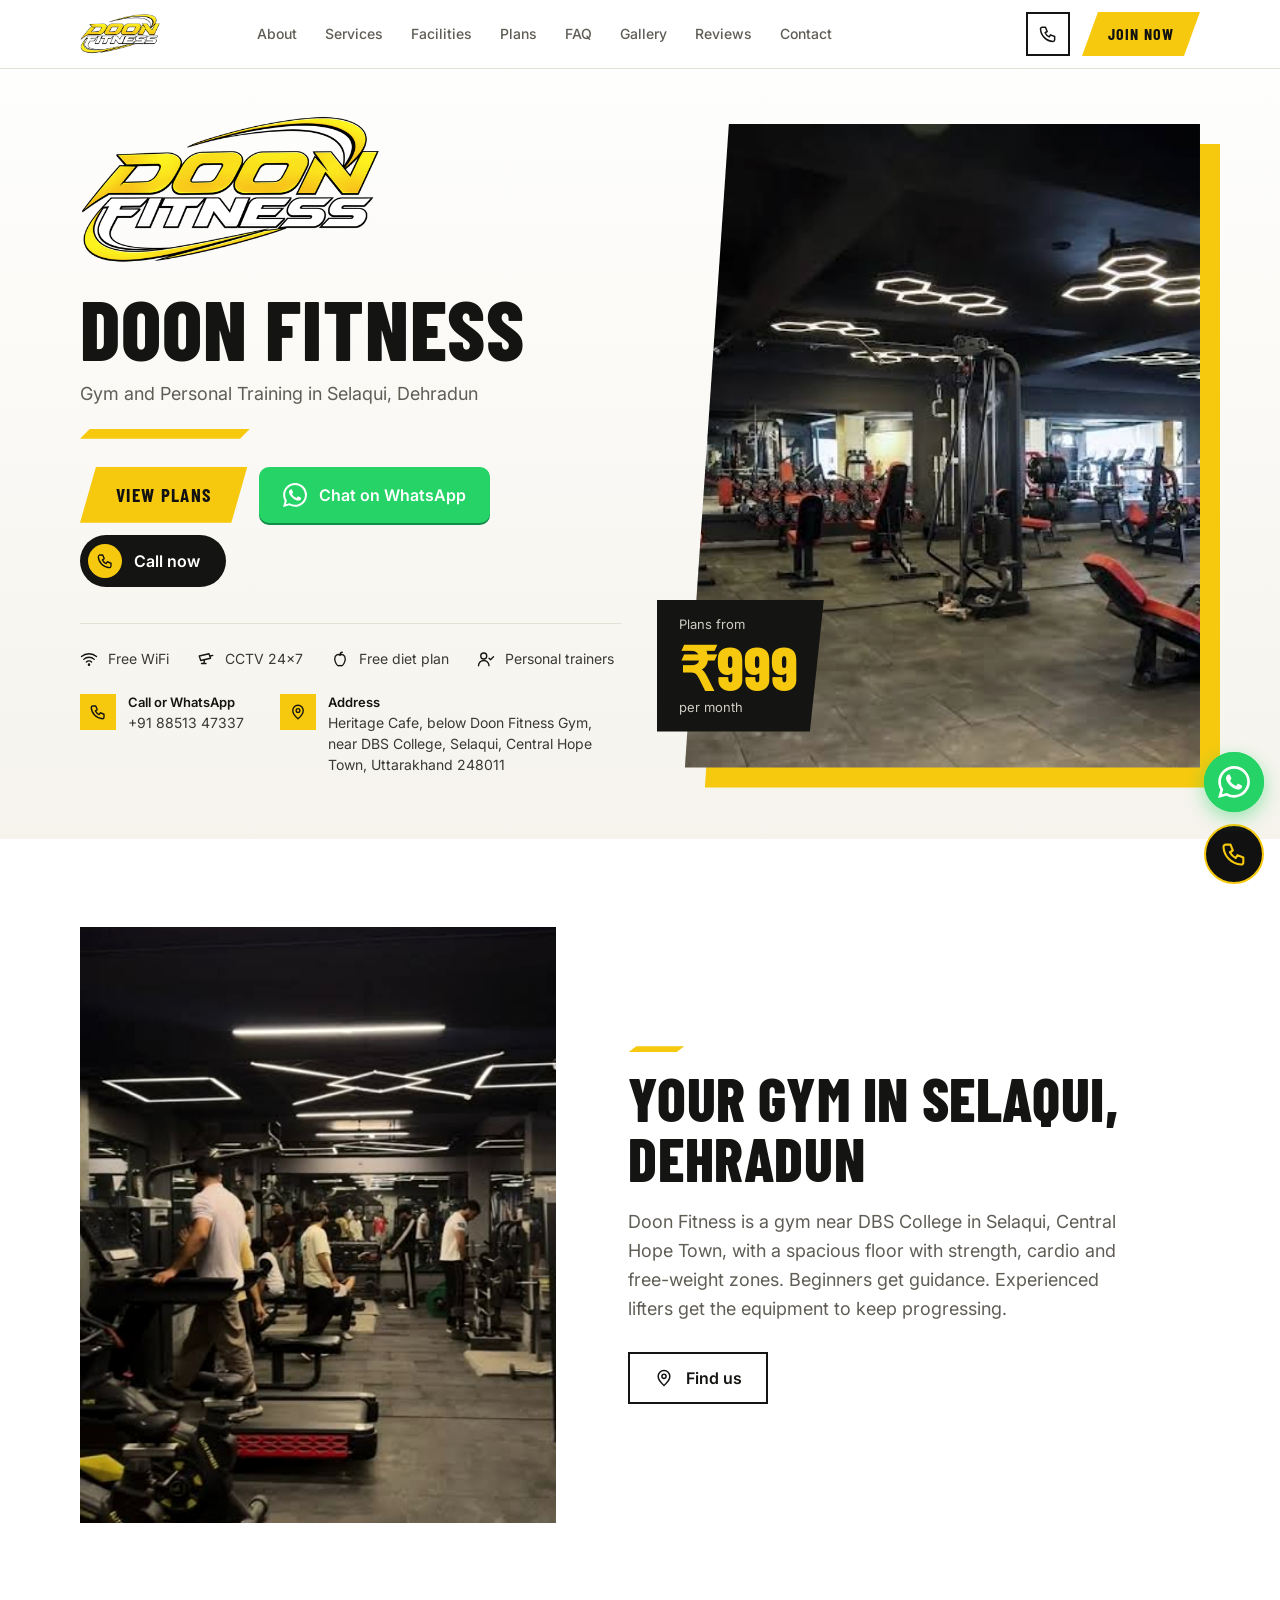
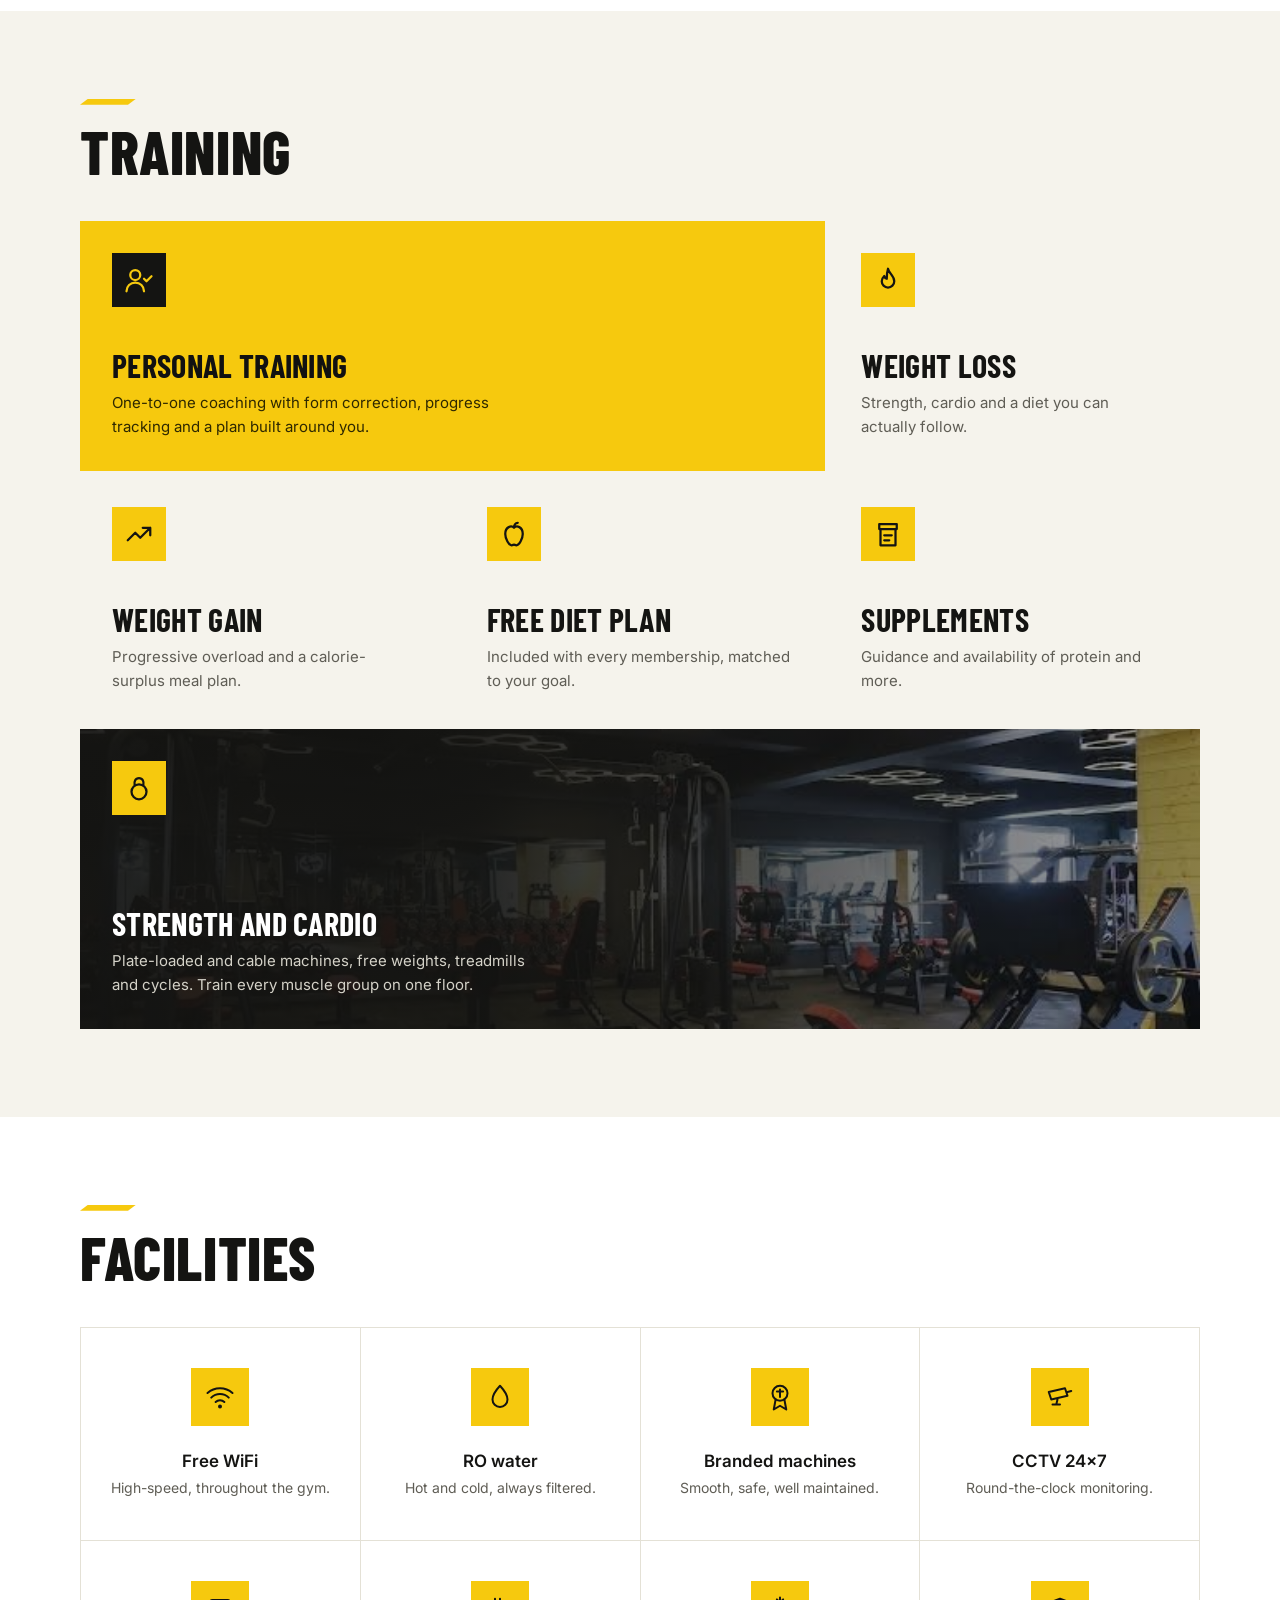
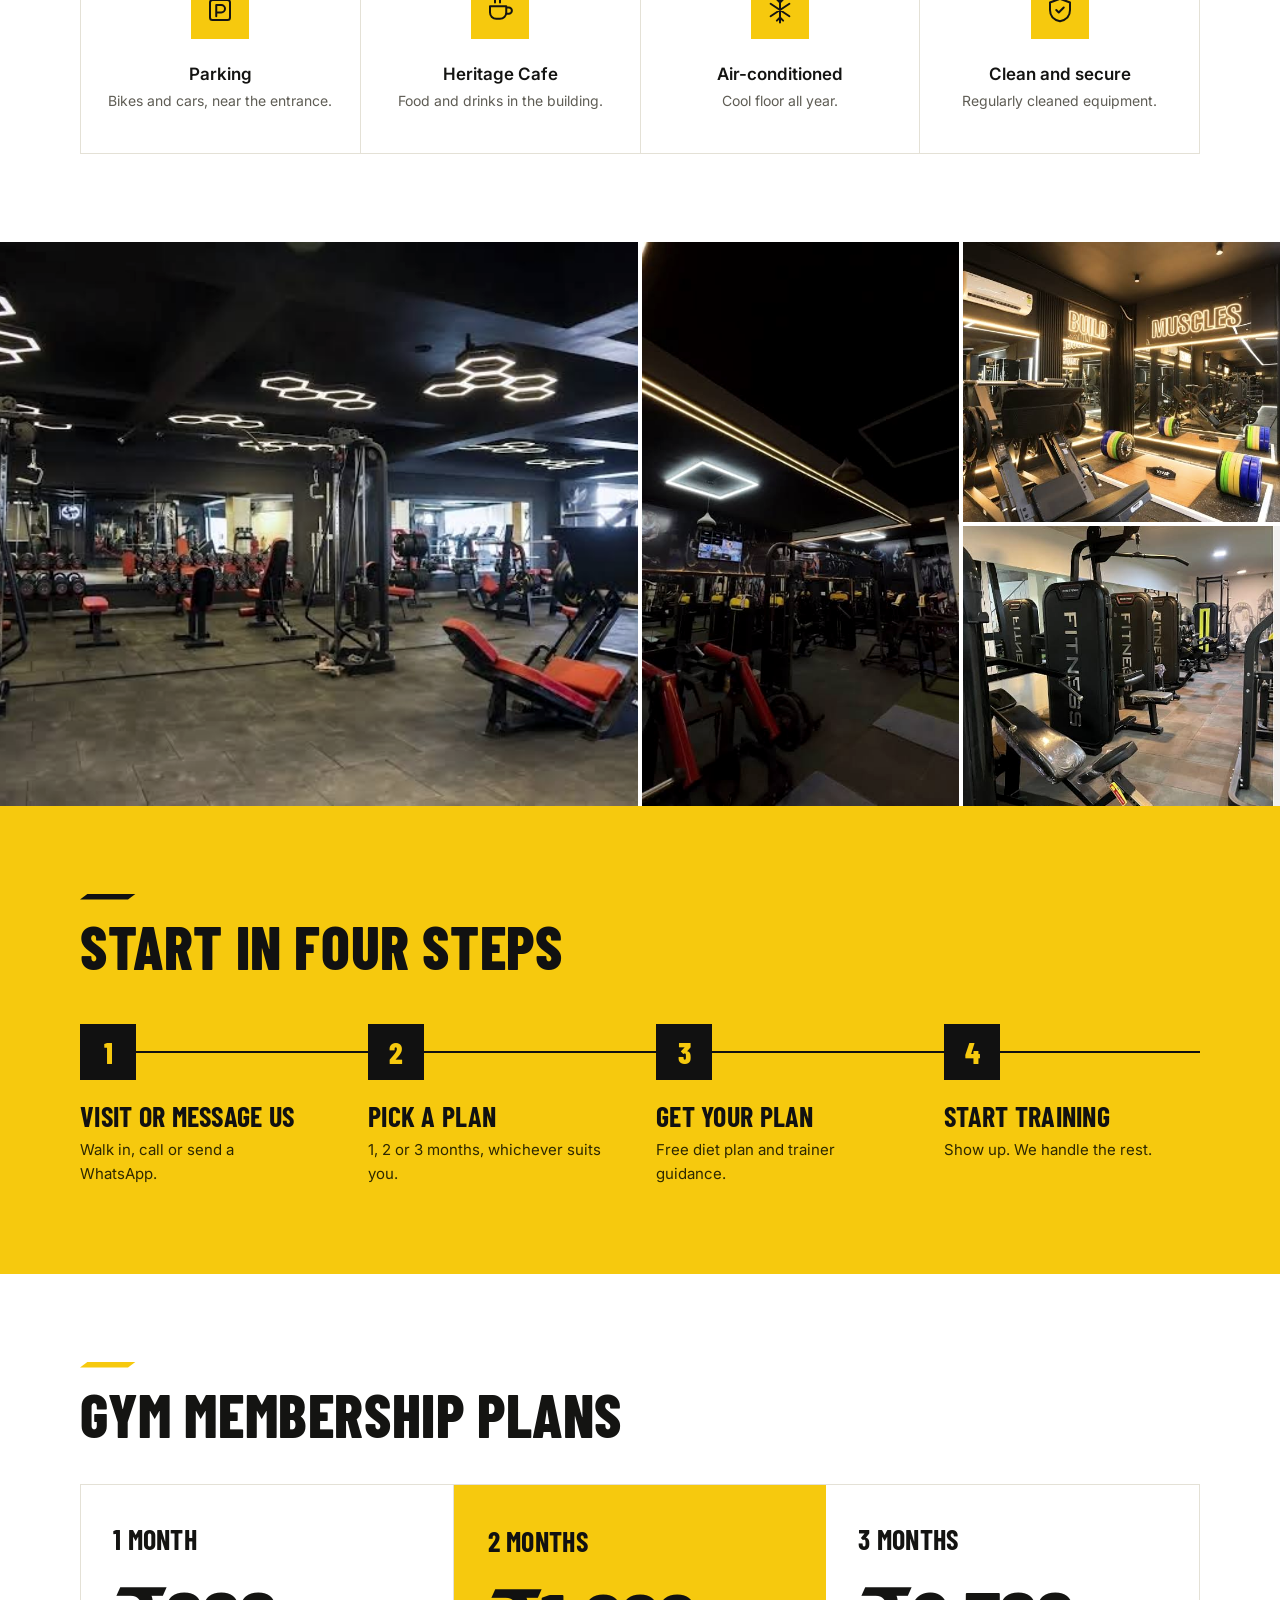
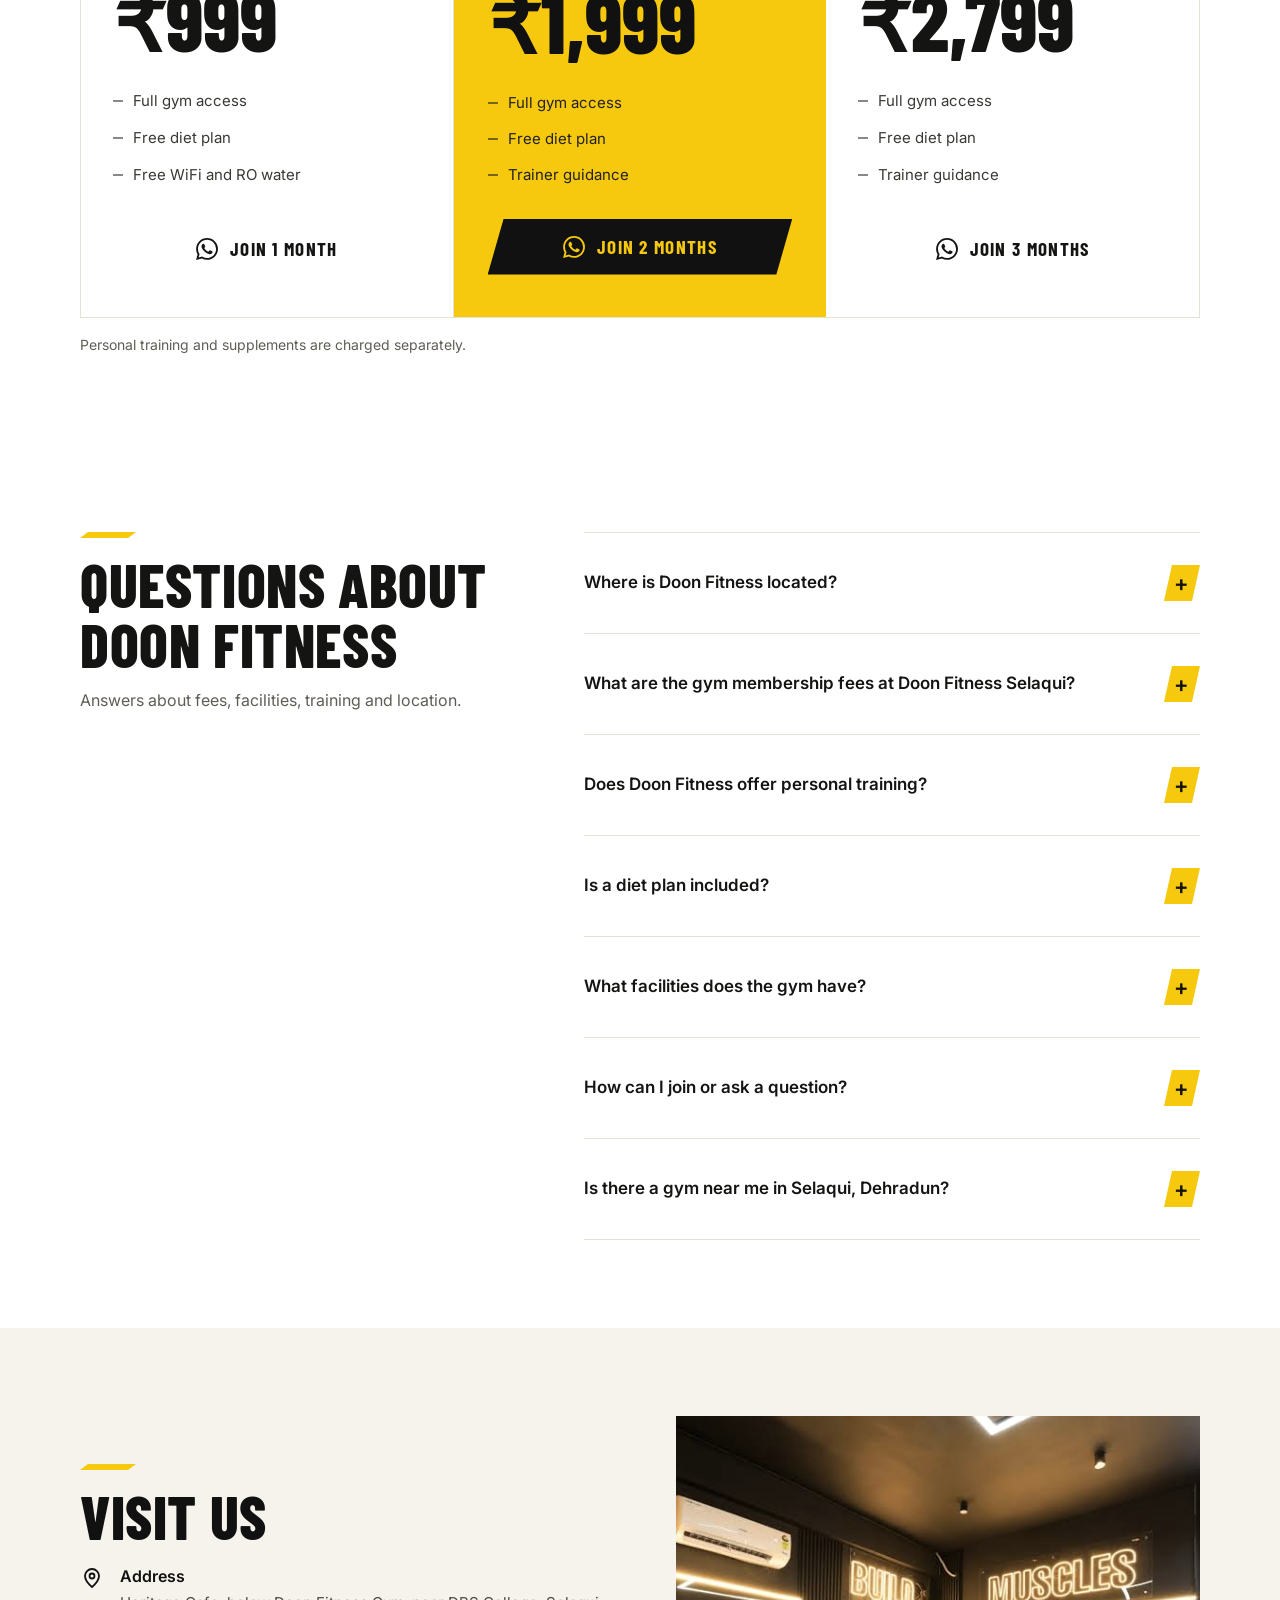
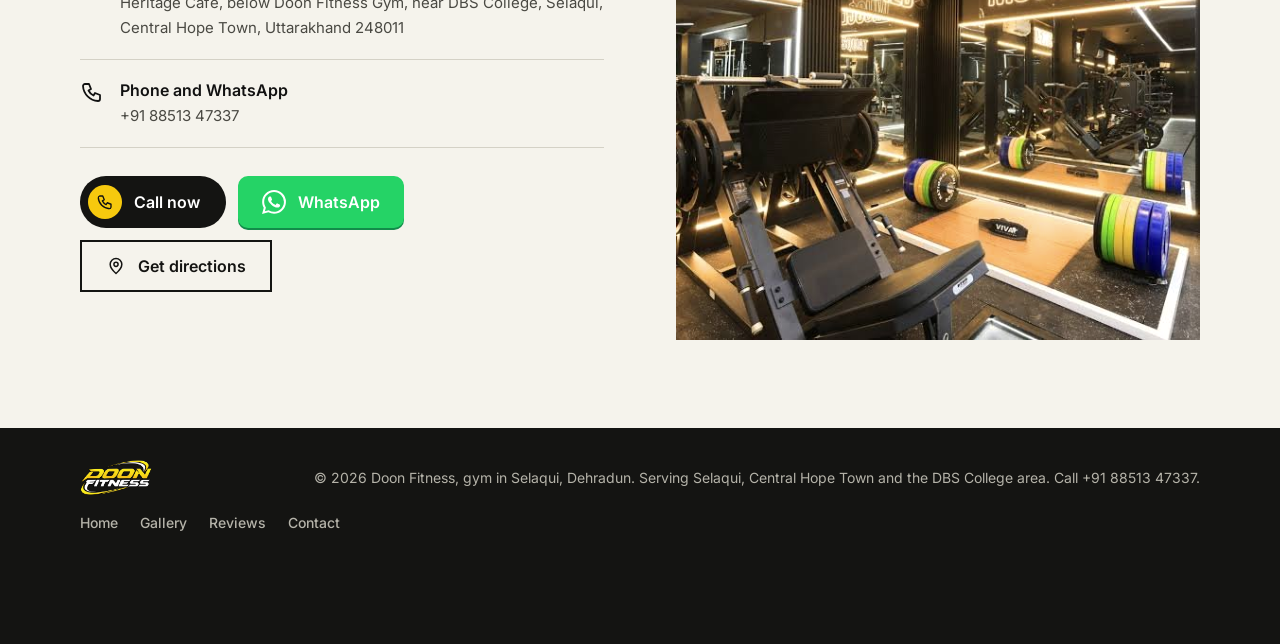
<file: index.html>
<!DOCTYPE html>
<html lang="en-IN"><head><meta charset="utf-8">
<meta name="viewport" content="width=device-width, initial-scale=1, viewport-fit=cover">
<title>Doon Fitness Selaqui | Best Gym Near Me in Selaqui, Dehradun | Plans from ₹999</title>
<meta name="description" content="Doon Fitness – gym in Selaqui, Dehradun near DBS College. Branded machines, personal training, free diet plan, free WiFi, RO water, CCTV and parking. Memberships from ₹999/month. Call +91 88513 47337.">
<meta name="keywords" content="Doon Fitness, Doon Fitness Selaqui, Doon Fitness gym, gym near me Selaqui, gym in Selaqui, gym in Selaqui Dehradun, gym near DBS College Selaqui, gym near Maya Devi University, Selaqui gym, gym near Central Hope Town, best gym in Selaqui, gym in Dehradun, gym near me Dehradun, personal trainer in Selaqui, personal training Dehradun, gym membership Selaqui, gym fees Selaqui, affordable gym Dehradun, weight loss gym Dehradun, weight gain training Dehradun, gym with diet plan, gym with cafe, 24x7 CCTV gym, fitness centre Selaqui, Uttarakhand gym 248011">
<link rel="canonical" href="https://doonfitnessxgym.vercel.app/">
<link rel="icon" href="favicon.ico" sizes="any"><link rel="icon" type="image/svg+xml" href="favicon.svg">
<link rel="icon" type="image/png" sizes="32x32" href="assets/icons/favicon-32x32.png"><link rel="icon" type="image/png" sizes="16x16" href="assets/icons/favicon-16x16.png"><link rel="icon" type="image/png" sizes="48x48" href="assets/icons/favicon-48x48.png"><link rel="icon" type="image/png" sizes="192x192" href="assets/icons/android-chrome-192x192.png">
<link rel="apple-touch-icon" sizes="180x180" href="assets/icons/apple-touch-icon.png">
<link rel="manifest" href="manifest.webmanifest">
<meta name="msapplication-config" content="browserconfig.xml"><meta name="msapplication-TileColor" content="#f6c90e"><meta name="apple-mobile-web-app-title" content="Doon Fitness"><meta name="application-name" content="Doon Fitness"><meta name="mobile-web-app-capable" content="yes">
<link rel="preload" as="image" href="assets/img/doon-fitness-workout-floor-dehradun.jpg">
<link rel="alternate" hreflang="en-IN" href="https://doonfitnessxgym.vercel.app/"><link rel="alternate" hreflang="x-default" href="https://doonfitnessxgym.vercel.app/">
<meta property="og:url" content="https://doonfitnessxgym.vercel.app/"><meta property="og:image" content="https://doonfitnessxgym.vercel.app/assets/img/doon-fitness-og-banner.jpg"><meta property="og:image:secure_url" content="https://doonfitnessxgym.vercel.app/assets/img/doon-fitness-og-banner.jpg"><meta property="og:image:type" content="image/jpeg"><meta property="og:image:width" content="1200"><meta property="og:image:height" content="630"><meta property="og:image:alt" content="Doon Fitness gym in Selaqui, Dehradun. Plans from ₹999 per month.">
<meta name="twitter:image" content="https://doonfitnessxgym.vercel.app/assets/img/doon-fitness-og-banner.jpg"><meta name="twitter:image:alt" content="Doon Fitness gym in Selaqui, Dehradun">
<meta name="author" content="Doon Fitness"><meta name="robots" content="index, follow, max-image-preview:large, max-snippet:-1">
<meta name="theme-color" content="#f6c90e"><meta name="format-detection" content="telephone=yes">
<meta name="geo.region" content="IN-UT"><meta name="geo.placename" content="Selaqui, Dehradun"><meta name="ICBM" content="Selaqui, Dehradun, Uttarakhand, India">
<meta name="language" content="en-IN"><meta name="rating" content="general"><meta name="coverage" content="Worldwide">
<meta property="og:type" content="website"><meta property="og:site_name" content="Doon Fitness"><meta property="og:locale" content="en_IN">
<meta property="og:title" content="Doon Fitness Selaqui | Best Gym Near Me in Selaqui, Dehradun | Plans from ₹999"><meta property="og:description" content="Doon Fitness – gym in Selaqui, Dehradun near DBS College. Branded machines, personal training, free diet plan, free WiFi, RO water, CCTV and parking. Memberships from ₹999/month. Call +91 88513 47337.">
<meta property="business:contact_data:street_address" content="Heritage Cafe, near DBS College, Selaqui"><meta property="business:contact_data:locality" content="Dehradun"><meta property="business:contact_data:region" content="Uttarakhand"><meta property="business:contact_data:postal_code" content="248011"><meta property="business:contact_data:country_name" content="India"><meta property="business:contact_data:phone_number" content="+918851347337">
<meta name="twitter:card" content="summary_large_image"><meta name="twitter:title" content="Doon Fitness Selaqui | Best Gym Near Me in Selaqui, Dehradun | Plans from ₹999"><meta name="twitter:description" content="Doon Fitness – gym in Selaqui, Dehradun near DBS College. Branded machines, personal training, free diet plan, free WiFi, RO water, CCTV and parking. Memberships from ₹999/month. Call +91 88513 47337.">
<script type="application/ld+json">{"@context": "https://schema.org", "@type": "ExerciseGym", "name": "Doon Fitness", "alternateName": ["Doon Fitness Gym", "Doon Fitness Selaqui"], "description": "Doon Fitness – gym in Selaqui, Dehradun near DBS College. Branded machines, personal training, free diet plan, free WiFi, RO water, CCTV and parking. Memberships from ₹999/month. Call +91 88513 47337.", "telephone": "+918851347337", "priceRange": "₹999–₹2,799", "currenciesAccepted": "INR", "address": {"@type": "PostalAddress", "streetAddress": "Heritage Cafe, below Doon Fitness Gym, near DBS College, Selaqui, Central Hope Town", "addressLocality": "Selaqui, Dehradun", "addressRegion": "Uttarakhand", "postalCode": "248011", "addressCountry": "IN"}, "areaServed": ["Selaqui", "Central Hope Town", "Dehradun", "DBS College area"], "amenityFeature": [{"@type": "LocationFeatureSpecification", "name": "Free WiFi", "value": true}, {"@type": "LocationFeatureSpecification", "name": "RO drinking water, hot and cold", "value": true}, {"@type": "LocationFeatureSpecification", "name": "CCTV 24x7 monitoring", "value": true}, {"@type": "LocationFeatureSpecification", "name": "Parking", "value": true}, {"@type": "LocationFeatureSpecification", "name": "Cafe", "value": true}, {"@type": "LocationFeatureSpecification", "name": "Air conditioning", "value": true}, {"@type": "LocationFeatureSpecification", "name": "Branded gym machines", "value": true}, {"@type": "LocationFeatureSpecification", "name": "Free diet plan", "value": true}, {"@type": "LocationFeatureSpecification", "name": "Personal training", "value": true}], "makesOffer": [{"@type": "Offer", "name": "1 month membership", "price": "999", "priceCurrency": "INR", "category": "Gym membership"}, {"@type": "Offer", "name": "2 months membership", "price": "1999", "priceCurrency": "INR", "category": "Gym membership"}, {"@type": "Offer", "name": "3 months membership", "price": "2799", "priceCurrency": "INR", "category": "Gym membership"}], "knowsAbout": ["Personal training", "Weight loss", "Weight gain", "Strength training", "Cardio", "Diet planning"], "@id": "https://doonfitnessxgym.vercel.app/#gym", "url": "https://doonfitnessxgym.vercel.app/", "logo": {"@type": "ImageObject", "url": "https://doonfitnessxgym.vercel.app/assets/icons/logo-512x512.png", "width": 512, "height": 512}, "image": ["https://doonfitnessxgym.vercel.app/assets/img/doon-fitness-og-banner.jpg", "https://doonfitnessxgym.vercel.app/assets/img/doon-fitness-workout-floor-dehradun.jpg", "https://doonfitnessxgym.vercel.app/assets/img/doon-fitness-gym-floor-night.jpg"], "hasMap": "https://www.google.com/maps/search/?api=1&query=Doon+Fitness+Gym+Selaqui+Dehradun", "contactPoint": {"@type": "ContactPoint", "telephone": "+918851347337", "contactType": "customer service", "areaServed": "IN", "availableLanguage": ["en", "hi"]}}</script>
<script type="application/ld+json">{"@context": "https://schema.org", "@type": "FAQPage", "mainEntity": [{"@type": "Question", "name": "Where is Doon Fitness located?", "acceptedAnswer": {"@type": "Answer", "text": "Doon Fitness is at Heritage Cafe, below Doon Fitness Gym, near DBS College, Selaqui, Central Hope Town, Uttarakhand 248011."}}, {"@type": "Question", "name": "What are the gym membership fees at Doon Fitness Selaqui?", "acceptedAnswer": {"@type": "Answer", "text": "Plans are ₹999 for 1 month, ₹1,999 for 2 months and ₹2,799 for 3 months."}}, {"@type": "Question", "name": "Does Doon Fitness offer personal training?", "acceptedAnswer": {"@type": "Answer", "text": "Yes. Personal training is available for weight loss, weight gain and general fitness, and is charged separately from the membership."}}, {"@type": "Question", "name": "Is a diet plan included?", "acceptedAnswer": {"@type": "Answer", "text": "Yes. A free diet plan is included with membership, matched to your goal."}}, {"@type": "Question", "name": "What facilities does the gym have?", "acceptedAnswer": {"@type": "Answer", "text": "Branded machines, free high-speed WiFi, hot and cold RO water, CCTV with 24×7 monitoring, parking, an air-conditioned floor and Heritage Cafe in the same building."}}, {"@type": "Question", "name": "How can I join or ask a question?", "acceptedAnswer": {"@type": "Answer", "text": "Call or WhatsApp +91 88513 47337, or visit the gym near DBS College, Selaqui."}}, {"@type": "Question", "name": "Is there a gym near me in Selaqui, Dehradun?", "acceptedAnswer": {"@type": "Answer", "text": "Yes. Doon Fitness serves Selaqui, Central Hope Town and the DBS College area of Dehradun."}}]}</script>
<link rel="preconnect" href="https://fonts.googleapis.com"><link rel="preconnect" href="https://fonts.gstatic.com" crossorigin>
<link href="https://fonts.googleapis.com/css2?family=Barlow+Condensed:wght@600;700;800&family=Inter:wght@400;500;600&display=swap" rel="stylesheet">
<style>
:root{--bg:#0e0e0e;--bg2:#161616;--card:#1c1c1c;--line:#2d2d2d;--tx:#f5f5f0;--mu:#a8a8a0;--y:#ffd400;--yd:#1a1500;--wa:#25d366;--r:4px;box-sizing:border-box;padding-top:env(safe-area-inset-top,0px);padding-bottom:env(safe-area-inset-bottom,0px)}
html{scroll-behavior:smooth;scroll-padding-top:calc(72px + env(safe-area-inset-top,0px))}
*,*:before,*:after{box-sizing:inherit}
body{margin:0;background:var(--bg);color:var(--tx);font:16px/1.6 Inter,system-ui,sans-serif;-webkit-font-smoothing:antialiased}
h1,h2,h3{font-family:'Barlow Condensed','Arial Narrow',sans-serif;text-transform:uppercase;line-height:1;margin:0;letter-spacing:.01em}
h2{font-size:clamp(36px,6vw,60px);font-weight:800}h3{font-size:24px;font-weight:700}
p{margin:0}a{color:inherit;text-decoration:none}img{max-width:100%;display:block}
.i{width:24px;height:24px;fill:none;stroke:currentColor;stroke-width:1.8;stroke-linecap:round;stroke-linejoin:round;flex:none}
.w{max-width:1160px;margin:0 auto;padding:0 20px}
section{padding:88px 0}
.sh{margin-bottom:44px;max-width:620px}.sh p{color:var(--mu);margin-top:14px}
:focus-visible{outline:3px solid var(--y);outline-offset:3px}
.btn{display:inline-flex;align-items:center;justify-content:center;gap:10px;min-height:48px;padding:0 26px;border:2px solid var(--y);border-radius:var(--r);background:var(--y);color:#111;font:700 15px Inter,sans-serif;cursor:pointer;transition:background .2s,color .2s,transform .2s}
.btn:hover{background:transparent;color:var(--y)}.btn:active{transform:scale(.97)}
.btn.o{background:transparent;color:var(--tx);border-color:#555}.btn.o:hover{border-color:var(--y);color:var(--y)}
.btn.wa{background:var(--wa);border-color:var(--wa);color:#062b13}.btn.wa:hover{background:transparent;color:var(--wa)}
/* nav */
nav{position:fixed;top:0;left:0;right:0;z-index:50;padding-top:env(safe-area-inset-top,0px);background:rgba(14,14,14,.92);backdrop-filter:blur(10px);border-bottom:1px solid var(--line)}
nav .w{display:flex;align-items:center;justify-content:space-between;height:68px}
nav img{height:40px;width:auto}
.links{display:flex;gap:28px;font-size:14px;font-weight:500;color:var(--mu)}.links a:hover{color:var(--y)}
nav .btn{min-height:42px;padding:0 18px;font-size:14px}
/* hero */
.hero{position:relative;min-height:100svh;display:flex;align-items:center;padding:120px 0 80px;background:linear-gradient(90deg,rgba(14,14,14,.95) 30%,rgba(14,14,14,.45)),url(assets/img/doon-fitness-workout-floor-dehradun.jpg) center/cover}
.hero h1{font-size:clamp(54px,11vw,128px);font-weight:800;max-width:900px}
.hero h1 em{font-style:normal;color:var(--y)}
.hero p{max-width:520px;color:#d4d4cc;margin:24px 0 32px;font-size:18px}
.cta{display:flex;flex-wrap:wrap;gap:12px}
.hero .logo{width:min(240px,55vw);margin-bottom:28px}
.pill{display:flex;flex-wrap:wrap;gap:10px;margin-top:40px}
.pill span{display:inline-flex;gap:8px;align-items:center;border:1px solid var(--line);background:rgba(0,0,0,.5);padding:8px 14px;border-radius:var(--r);font-size:14px}
.pill .i{width:18px;height:18px;color:var(--y)}
/* about */
.ab{display:grid;grid-template-columns:1.1fr 1fr;gap:48px;align-items:center}
.ab p{color:var(--mu);margin-top:18px}
.ab ul{list-style:none;padding:0;margin:24px 0 0;display:grid;gap:10px}
.ab li{display:flex;gap:10px;align-items:center}.ab li .i{color:var(--y);width:20px}
.ab .ph{display:grid;grid-template-columns:1fr 1fr;gap:12px}
.ph img{width:100%;height:100%;object-fit:cover;border-radius:var(--r)}
.ph .t{grid-row:span 2;aspect-ratio:9/16}.ph .s{aspect-ratio:1}
/* services */
.bg2{background:var(--bg2)}
.grid{display:grid;grid-template-columns:repeat(auto-fill,minmax(250px,1fr));gap:16px}
.card{background:var(--card);border:1px solid var(--line);border-radius:var(--r);padding:26px;transition:border-color .2s}
.card:hover{border-color:var(--y)}
.ic{width:52px;height:52px;display:grid;place-items:center;background:var(--yd);border:1px solid #4d4100;color:var(--y);border-radius:var(--r);margin-bottom:18px}
.card h3{margin-bottom:8px}.card p{color:var(--mu);font-size:15px}
/* gallery */
.gal{display:grid;grid-template-columns:repeat(4,1fr);grid-auto-rows:210px;gap:12px}
.gal img{width:100%;height:100%;object-fit:cover;border-radius:var(--r)}
.g1{grid-column:span 2;grid-row:span 2}.g2{grid-row:span 2}
/* plans */
.plans{display:grid;grid-template-columns:repeat(3,1fr);gap:16px;align-items:stretch}
.plan{display:flex;flex-direction:column;background:var(--card);border:1px solid var(--line);border-radius:var(--r);padding:32px 28px;position:relative}
.plan.f{border:2px solid var(--y);background:#1f1c0a}
.tag{position:absolute;top:-14px;left:28px;background:var(--y);color:#111;font:700 13px Inter;padding:4px 12px;border-radius:var(--r)}
.pr{font:800 68px/1 'Barlow Condensed';margin:16px 0 4px}.pr small{font-size:22px;color:var(--mu);font-weight:600}
.plan .sv{color:var(--y);font-size:14px;min-height:22px;font-weight:600}
.plan ul{list-style:none;padding:0;margin:22px 0 28px;display:grid;gap:12px;flex:1}
.plan li{display:flex;gap:10px;font-size:15px;color:#d4d4cc}.plan li .i{color:var(--y);width:20px;height:20px}
.plan .btn{width:100%}
.note{color:var(--mu);font-size:14px;margin-top:20px}
/* contact */
.ct{display:grid;grid-template-columns:1fr 1fr;gap:40px}
.row{display:flex;gap:16px;padding:18px 0;border-bottom:1px solid var(--line)}
.row .i{color:var(--y);margin-top:2px}.row b{display:block;font-weight:600}.row span{color:var(--mu);font-size:15px}
.ct .ph2{border-radius:var(--r);overflow:hidden;min-height:320px}.ph2 img{width:100%;height:100%;object-fit:cover}
footer{border-top:1px solid var(--line);padding:32px 0 110px;color:var(--mu);font-size:14px}
footer .w{display:flex;flex-wrap:wrap;gap:16px;align-items:center;justify-content:space-between}footer img{height:36px}
/* floating */
.fab{position:fixed;right:max(16px,env(safe-area-inset-right,0px));bottom:calc(16px + env(safe-area-inset-bottom,0px));z-index:60;display:grid;gap:12px}
.fab button,.fab a{width:58px;height:58px;display:grid;place-items:center;border:0;border-radius:var(--r);cursor:pointer;box-shadow:0 6px 20px rgba(0,0,0,.5)}
.fab .c{background:var(--y);color:#111}.fab .w1{background:var(--wa);color:#fff}
.fab .i{width:28px;height:28px}.fab .w1 .i{fill:currentColor;stroke:none}
.fab .w1:after{content:"";position:absolute}
/* popup */
.ov{position:fixed;inset:0;z-index:100;background:rgba(0,0,0,.7);display:none;align-items:flex-end;justify-content:center;padding:16px;padding-bottom:calc(16px + env(safe-area-inset-bottom,0px))}
.ov.on{display:flex}
.pop{width:100%;max-width:400px;background:#111;border:1px solid var(--line);border-radius:var(--r);overflow:hidden;animation:up .25s ease}
@keyframes up{from{transform:translateY(24px);opacity:0}}
.ph1{display:flex;align-items:center;gap:12px;padding:14px 16px;background:#075e54}
.ph1 b{display:block}.ph1 small{opacity:.8}.ph1 .x{margin-left:auto;background:none;border:0;color:#fff;cursor:pointer;width:44px;height:44px;display:grid;place-items:center;margin-right:-10px}
.av{width:44px;height:44px;background:#fff;border-radius:var(--r);display:grid;place-items:center}.av img{width:34px}
.chat{padding:18px 16px;min-height:150px;background:#0b141a}
.msg{max-width:88%;padding:10px 12px;border-radius:var(--r);font-size:15px;margin-bottom:10px}
.in{background:#202c33}.out{background:#005c4b;margin-left:auto;min-height:44px}
.cur:after{content:"|";animation:bl 1s steps(1) infinite}@keyframes bl{50%{opacity:0}}
.pop .fo{padding:14px 16px;display:grid;gap:10px;background:#111}
.chips{display:flex;flex-wrap:wrap;gap:8px}
.chips button{min-height:40px;padding:0 12px;background:var(--card);color:var(--tx);border:1px solid var(--line);border-radius:var(--r);cursor:pointer;font:500 13px Inter}
.chips button:hover,.chips button.a{border-color:var(--y);color:var(--y)}
@media(max-width:860px){.links{display:none}.ab,.ct,.plans{grid-template-columns:1fr}.gal{grid-template-columns:1fr 1fr;grid-auto-rows:170px}.g1{grid-column:span 2}section{padding:64px 0}.plans{gap:28px}}
@media(prefers-reduced-motion:reduce){*{animation:none!important;transition:none!important;scroll-behavior:auto!important}}

:root{--bg:#0d0d0c;--bg2:#141413;--line:#2a2a28;--tx:#f1efe8;--mu:#9d9b92;--y:#f6c90e;--r:0}
img{filter:contrast(1.04) saturate(.88)}
.hero{background:linear-gradient(180deg,rgba(13,13,12,.55),rgba(13,13,12,.2) 40%,rgba(13,13,12,.92)),url(assets/img/doon-fitness-workout-floor-dehradun.jpg) center/cover;align-items:flex-end;padding:120px 0 72px}
.hero h1{font-size:clamp(64px,15vw,190px);font-weight:800;letter-spacing:-.01em;max-width:none}
.hero p{font-size:18px;max-width:440px;margin:22px 0 30px}
.strip{border-bottom:1px solid var(--line)}.strip .w{display:flex;flex-wrap:wrap;gap:12px 40px;padding-top:20px;padding-bottom:20px;font-size:14px;color:var(--mu)}
.strip span{display:inline-flex;gap:10px;align-items:center}.strip .i{width:18px;height:18px;color:var(--y)}
.ab{grid-template-columns:5fr 6fr;gap:72px}.ab>img{width:100%;aspect-ratio:4/5;object-fit:cover}
.ab p{font-size:18px;max-width:46ch;margin:20px 0 28px}
.list{display:grid;grid-template-columns:1fr 1fr;column-gap:72px;margin-top:40px}
.it{display:grid;grid-template-columns:24px 1fr;gap:18px;padding:24px 0;border-top:1px solid var(--line)}
.it .i{color:var(--y);margin-top:2px}
.it h3{font:600 18px Inter,sans-serif;text-transform:none;letter-spacing:0;line-height:1.3}.it p{color:var(--mu);font-size:15px;margin-top:4px}
.gl{padding:0}.gl .gal{gap:4px}
.gal{grid-auto-rows:260px}
.plans{gap:0;margin-top:40px;border:1px solid var(--line)}
.plan{border:0;border-right:1px solid var(--line);padding:40px 32px;background:none}.plan:last-child{border-right:0}
.plan.f{background:var(--y);color:#111}.plan.f li{color:#222}.plan.f .pr small{color:#333}
.plan h3{font-size:28px}.pr{font-size:84px;margin:24px 0 8px}
.plan ul{margin:20px 0 32px}.plan li{font-size:15px;padding-left:0}
.plan li:before{content:"";width:10px;height:2px;background:currentColor;margin-top:11px;flex:none;opacity:.6}
.btn.k{background:#111;border-color:#111;color:var(--y)}.btn.k:hover{background:transparent;color:#111}
.btn{font-weight:600}
.ct{gap:72px;align-items:center}.ct .ph2{min-height:420px}
.note{margin-top:16px}
.pop,.ph1 .av{border-radius:0}
@media(max-width:860px){.ab,.list,.ct{grid-template-columns:1fr;gap:0}.ab{gap:32px}.ct{gap:36px}.plans{gap:0}.plan{border-right:0;border-bottom:1px solid var(--line)}.plan:last-child{border-bottom:0}.pr{font-size:68px}.hero{padding-bottom:56px}}
.btn{--c1:var(--y);--c2:#f1efe8;--t1:#111;--t2:#111;position:relative;min-height:56px;padding:0 36px;border:0;border-radius:0;font:700 19px/1 'Barlow Condensed','Arial Narrow',sans-serif;letter-spacing:.07em;text-transform:uppercase;color:var(--t1);background:linear-gradient(100deg,var(--c2) 50%,var(--c1) 50%) 100% 0/220% 100%;clip-path:polygon(16px 0,100% 0,calc(100% - 16px) 100%,0 100%);transition:background-position .35s cubic-bezier(.7,0,.2,1),color .25s;gap:12px}
.btn:hover,.btn:focus-visible{background-position:0 0;color:var(--t2);transform:none}
.btn:active{transform:none;filter:brightness(.92)}
.btn.o{--c1:#26261f;--c2:var(--y);--t1:var(--tx);--t2:#111}
.btn.wa{--c1:#25d366;--c2:#f1efe8;--t1:#062b13;--t2:#062b13}
.btn.k{--c1:#111;--c2:#f1efe8;--t1:var(--y);--t2:#111}
.btn .i{width:20px;height:20px}
.btn:focus-visible{outline:none;box-shadow:none;filter:drop-shadow(0 0 0 var(--y)) brightness(1.05)}
nav .btn{min-height:44px;padding:0 26px;font-size:16px}
.plan .btn{width:100%}
.fab button,.fab a{width:56px;height:56px;box-shadow:none;clip-path:polygon(12px 0,100% 0,calc(100% - 12px) 100%,0 100%);transition:filter .2s}
.fab button:hover,.fab a:hover{filter:brightness(1.12)}
.chips button{border-radius:0;clip-path:polygon(8px 0,100% 0,calc(100% - 8px) 100%,0 100%);padding:0 18px;background:#26261f;border:0}
.chips button:hover{background:var(--y);color:#111}

.btn.wa,.btn.call,.btn.map{clip-path:none;font:600 16px/1 Inter,sans-serif;letter-spacing:0;text-transform:none;min-height:52px}
.btn.wa{background:#25d366;color:#fff;border-radius:10px;padding:0 24px;box-shadow:0 2px 0 #128c4a}
.btn.wa:hover,.btn.wa:focus-visible{background:#1ebe5b;color:#fff}
.btn .wi{fill:currentColor;stroke:none;width:24px;height:24px}
.btn.call{background:#f1efe8;color:#111;border-radius:999px;padding:0 26px 0 8px}
.btn.call:hover,.btn.call:focus-visible{background:#fff;color:#111}
.btn.call .i{box-sizing:content-box;width:18px;height:18px;padding:8px;background:#111;color:var(--y);border-radius:50%}
.btn.call:hover .i{animation:ring .5s}
@keyframes ring{25%{transform:rotate(-18deg)}60%{transform:rotate(14deg)}}
.btn.map{background:transparent;color:var(--tx);border:2px solid var(--tx);border-radius:0;padding:0 24px}
.btn.map:hover,.btn.map:focus-visible{background:var(--tx);color:#111}
.btn.map .i{color:var(--y)}.btn.map:hover .i{color:#111}
.btn.pl .wi{width:22px;height:22px}
.callsq{width:44px;height:44px;display:grid;place-items:center;border:2px solid var(--y);color:var(--y);margin-left:auto;margin-right:12px}
.callsq:hover{background:var(--y);color:#111}.callsq .i{width:20px;height:20px}
nav .w{gap:0}.links{margin:0 auto}
.fab button,.fab a{clip-path:none;border-radius:50%;width:60px;height:60px}
.fab .w1{position:relative;background:#25d366;color:#fff;box-shadow:0 6px 18px rgba(37,211,102,.45)}
.fab .w1:before{content:"";position:absolute;inset:0;border-radius:50%;border:2px solid #25d366;animation:pulse 2.4s ease-out infinite}
@keyframes pulse{from{transform:scale(1);opacity:.8}to{transform:scale(1.5);opacity:0}}
.fab .w1 .i{width:32px;height:32px}
.fab .c{background:#111;color:var(--y);border:2px solid var(--y)}
.pop{max-width:380px;background:#efeae2;border:0;border-radius:14px}
.ph1{background:#008069;padding:10px 12px 10px 4px;gap:8px}
.ph1 .x{margin:0;width:40px;height:44px}
.av{border-radius:50%;width:42px;height:42px;overflow:hidden}.av img{width:30px}
.ph1 small{font-size:12px;opacity:.85}
.hc{margin-left:auto;width:44px;height:44px;display:grid;place-items:center;color:#fff}
.chat{background:#efeae2;padding:14px 12px 16px;min-height:210px;display:flex;flex-direction:column;gap:8px}
.day{align-self:center;background:#fff;color:#54656f;font-size:12px;padding:4px 10px;border-radius:8px}
.msg.in{background:#fff;color:#111;border-radius:0 8px 8px 8px;align-self:flex-start;margin:0;box-shadow:0 1px 1px rgba(0,0,0,.13)}
.tm{display:block;text-align:right;font-size:11px;color:#667781;margin-top:2px}
.chat .chips{margin-top:6px}
.chat .chips button{clip-path:none;border-radius:18px;background:#fff;color:#008069;border:1px solid #d1d7db;min-height:36px;padding:0 14px;font:500 13px Inter,sans-serif}
.chat .chips button:hover{background:#008069;color:#fff}
.bar{display:flex;gap:8px;padding:8px;background:#f0f2f5;align-items:center}
.field{flex:1;min-height:46px;background:#fff;border-radius:23px;padding:12px 16px;color:#111;font-size:15px;line-height:1.3;max-height:88px;overflow:auto}
.field:empty:before{content:"Type a message";color:#667781}
.sendb{width:46px;height:46px;border-radius:50%;background:#00a884;display:grid;place-items:center;flex:none}
.sendb .i{width:22px;height:22px;stroke:#fff}
@media(prefers-reduced-motion:reduce){.fab .w1:before{display:none}}

.bento{display:grid;grid-template-columns:repeat(3,1fr);gap:4px;margin-top:40px}
.bt{background:#1d1d1a;padding:32px;display:flex;flex-direction:column;gap:10px;min-height:250px}
.bt.s2{grid-column:span 2}.bt.s3{grid-column:span 3}
.bt .ib{width:30px;height:30px;padding:12px;box-sizing:content-box;color:var(--y);border:1.5px solid #4a4a44;margin-bottom:auto}
.bt h3{font-size:32px}.bt p{color:var(--mu);font-size:15px;max-width:46ch}
.bt.y{background:var(--y);color:#111}.bt.y p{color:#2e2800}.bt.y .ib{color:#111;border-color:#111}
.bt.pic{background:linear-gradient(90deg,rgba(13,13,12,.95) 35%,rgba(13,13,12,.4)),url(assets/img/doon-fitness-branded-machines-selaqui.jpg) center/cover;min-height:300px}
.fg{display:grid;grid-template-columns:repeat(4,1fr);border-top:1px solid var(--line);border-left:1px solid var(--line);margin-top:40px}
.fc{padding:40px 22px;text-align:center;border-right:1px solid var(--line);border-bottom:1px solid var(--line)}
.fc .i{width:44px;height:44px;color:var(--y);stroke-width:1.4;margin:0 auto 18px}
.fc h3{font:600 17px Inter,sans-serif;text-transform:none;letter-spacing:0}.fc p{color:var(--mu);font-size:14px;margin-top:6px}
.st{background:var(--y);color:#111}
.stp{display:grid;grid-template-columns:repeat(4,1fr);gap:32px;margin-top:48px;position:relative}
.stp:before{content:"";position:absolute;top:27px;left:0;right:0;height:2px;background:#111}
.sp{position:relative}
.sp b{display:grid;place-items:center;width:56px;height:56px;background:#111;color:var(--y);font:800 30px 'Barlow Condensed',sans-serif}
.sp h3{margin:22px 0 8px;font-size:28px}.sp p{color:#2e2800;font-size:15px;max-width:26ch}
@media(max-width:860px){.bento{grid-template-columns:1fr}.bt.s2,.bt.s3{grid-column:auto}.bt{min-height:200px}.fg{grid-template-columns:1fr 1fr}.stp{grid-template-columns:1fr;gap:28px}.stp:before{display:none}.sp{display:grid;grid-template-columns:56px 1fr;column-gap:18px}.sp b{grid-row:span 2}.sp h3{margin:0}}

/* refinements */
h2{position:relative;padding-top:22px}h2:before{content:"";position:absolute;top:0;left:0;width:56px;height:6px;background:var(--y);clip-path:polygon(8px 0,100% 0,calc(100% - 8px) 100%,0 100%)}
.st h2:before{background:#111}
#facilities{background:linear-gradient(rgba(13,13,12,.88),rgba(13,13,12,.94)),url(assets/img/doon-fitness-gym-floor-night.jpg) center/cover}
.fg{border-color:rgba(255,255,255,.14)}.fc{border-color:rgba(255,255,255,.14);background:rgba(13,13,12,.35)}
#contact{background:#f1efe8;color:#111}
#contact .row{border-color:#d4d1c6}#contact .row span{color:#4a4943}#contact .row .i{color:#111}
#contact .btn.map{color:#111;border-color:#111}#contact .btn.map:hover{background:#111;color:#f1efe8}#contact .btn.map .i{color:#111}
#contact .btn.map:hover .i{color:var(--y)}
footer{background:#0d0d0c}
.gl .gal{grid-auto-rows:280px}
@media(max-width:860px){
.bento{grid-template-columns:1fr 1fr}.bt{padding:22px 18px;min-height:210px}.bt h3{font-size:24px}.bt p{font-size:14px}
.bt.s2,.bt.s3{grid-column:span 2}
.gal{grid-template-columns:1fr 1fr;grid-auto-rows:190px}.g1{grid-column:span 2;grid-row:span 1}.g2{grid-row:auto}.gl .gal{grid-auto-rows:190px}
.fc{padding:30px 14px}h2{font-size:40px}}
.btn.o.pl{--c1:#34342d}.gal img:last-child{grid-column:span 2}@media(min-width:861px){.gal img:last-child{grid-column:auto}}.plan .btn.o.pl{border:0}
/* light theme */
:root{--bg:#fff;--bg2:#f5f3ec;--card:#fff;--line:#e4e1d6;--tx:#141412;--mu:#5f5d55}
nav{background:rgba(255,255,255,.94)}.links a:hover{color:#000}
.btn.o{--c1:#ece9de;--t1:#141412;--t2:#111}.btn.o.pl{--c1:#ece9de}
.btn.map,#contact .btn.map{color:#141412;border-color:#141412}.btn.map:hover,#contact .btn.map:hover{background:#141412;color:#fff}
.btn.map .i,#contact .btn.map .i{color:#141412}.btn.map:hover .i,#contact .btn.map:hover .i{color:var(--y)}
.btn.call{background:#141412;color:#fff}.btn.call:hover,.btn.call:focus-visible{background:#2d2d29;color:#fff}.btn.call .i{background:var(--y);color:#111}
.strip{border:0}.strip .i{color:#141412}
.bt{background:#f5f3ec}.bt .ib{color:#141412;background:var(--y);border:0}
.bt.y .ib{background:#141412;color:var(--y)}
.bt.pic{color:#fff;background:linear-gradient(90deg,rgba(20,20,18,.92) 35%,rgba(20,20,18,.35)),url(assets/img/doon-fitness-workout-floor-dehradun.jpg) center/cover}.bt.pic p{color:#d4d2c8}
#facilities{background:#fff}.fg{border-color:var(--line)}.fc{background:none;border-color:var(--line)}
.fc .i{box-sizing:content-box;width:30px;height:30px;padding:14px;background:var(--y);color:#141412;stroke-width:1.6}
.plan{background:#fff}.plan li{color:#3a3934}.plan.f li{color:#222}
#contact{background:#f5f3ec}
footer{background:#141412;color:#b5b3a9;border:0}
.callsq{border-color:#141412;color:#141412}.callsq:hover{background:var(--y)}
.h2s{padding:116px 0 64px;background:linear-gradient(180deg,#fff,#f5f3ec);overflow:hidden}
.hg{display:grid;grid-template-columns:1.05fr 1fr;gap:64px;align-items:center}
.hl h1{font-size:clamp(68px,9.5vw,136px);font-weight:800;color:#141412;max-width:none}
.hl h1:after{content:"";display:block;width:170px;height:10px;margin-top:24px;background:var(--y);clip-path:polygon(10px 0,100% 0,calc(100% - 10px) 100%,0 100%)}
.hl p{color:var(--mu);font-size:19px;max-width:460px;margin:26px 0 32px}
.hl .strip{display:flex;flex-wrap:wrap;gap:12px 28px;margin-top:36px;padding-top:24px;border-top:1px solid var(--line);color:#3a3934;font-size:14px}
.hl .strip .w{display:contents}
.hr{position:relative;aspect-ratio:4/5}
.hr:before{content:"";position:absolute;inset:20px -20px -20px 20px;background:var(--y);clip-path:polygon(44px 0,100% 0,100% 100%,0 100%)}
.hr img{position:relative;width:100%;height:100%;object-fit:cover;clip-path:polygon(44px 0,100% 0,100% 100%,0 100%)}
.off{position:absolute;left:-28px;bottom:36px;z-index:2;background:#141412;color:#fff;padding:18px 26px 18px 22px;display:grid;line-height:1;clip-path:polygon(0 0,100% 0,calc(100% - 14px) 100%,0 100%)}
.off small{font-size:13px;color:#cfcdc3}.off b{font:800 60px/1 'Barlow Condensed','Arial Narrow',sans-serif;color:var(--y);margin:6px 0 4px}
@media(max-width:860px){.hg{grid-template-columns:1fr;gap:44px}.h2s{padding:92px 0 40px}.hr{aspect-ratio:1/1.05;margin-right:20px}.off{left:-8px;bottom:22px}.off b{font-size:48px}.hl h1{font-size:72px}}

.brand{display:flex;align-items:center;gap:16px;margin-bottom:28px}
.brand img{width:120px;height:auto}
.brand b{display:block;font:800 30px/1 'Barlow Condensed','Arial Narrow',sans-serif;text-transform:uppercase;letter-spacing:.02em;color:#141412}
.brand span{display:block;color:var(--mu);font-size:14px;margin-top:6px}
.hl h1{font-size:clamp(60px,8.2vw,116px)}
.info{display:grid;grid-template-columns:auto 1fr;gap:20px 36px;margin-top:24px}
.info a{display:flex;gap:12px;align-items:flex-start;font-size:14px;color:#3a3934;line-height:1.5}
.info b{display:block;font:600 13px Inter,sans-serif;color:#141412;margin-bottom:2px}
.info .i{box-sizing:content-box;width:18px;height:18px;padding:9px;background:var(--y);color:#141412;flex:none}
.info a:hover b{text-decoration:underline}
@media(max-width:860px){.info{grid-template-columns:1fr}.brand img{width:96px}.brand b{font-size:26px}.hl h1{font-size:68px}}

.hl .brand{flex-direction:column;align-items:flex-start;gap:20px;margin-bottom:8px}
.hl .brand img{width:min(300px,70vw)}
.hl .brand b{font-size:clamp(48px,7vw,84px)}
.hl .brand span{font-size:18px;margin-top:10px}
.hl .brand:after{content:"";display:block;width:170px;height:10px;background:var(--y);clip-path:polygon(10px 0,100% 0,calc(100% - 10px) 100%,0 100%)}
.hl .cta{margin-top:28px}

.hl .brand h1{font-size:clamp(48px,7vw,84px);font-weight:800;color:#141412;margin:0;max-width:none}.hl .brand h1:after{display:none}
.faq{display:grid;grid-template-columns:1fr 1.4fr;gap:64px}.fp{color:var(--mu);margin-top:14px}
details{border-top:1px solid var(--line)}details:last-child{border-bottom:1px solid var(--line)}
summary{list-style:none;cursor:pointer;display:flex;justify-content:space-between;gap:20px;align-items:center;padding:22px 0;font:600 17px/1.4 Inter,sans-serif;min-height:56px}
summary::-webkit-details-marker{display:none}
summary:after{content:"+";flex:none;display:grid;place-items:center;width:36px;height:36px;background:var(--y);font:600 22px/1 Inter,sans-serif;color:#141412;clip-path:polygon(8px 0,100% 0,calc(100% - 8px) 100%,0 100%)}
details[open] summary:after{content:"–"}
details p{color:var(--mu);padding:0 56px 24px 0;max-width:60ch}
@media(max-width:860px){.faq{grid-template-columns:1fr;gap:28px}details p{padding-right:0}}
</style>
<link rel="stylesheet" href="assets/css/pages.css"><script type="application/ld+json">{"@context": "https://schema.org", "@type": "WebSite", "name": "Doon Fitness", "alternateName": "Doon Fitness Selaqui", "url": "https://doonfitnessxgym.vercel.app/", "inLanguage": "en-IN", "publisher": {"@id": "https://doonfitnessxgym.vercel.app/#gym"}}</script>
<script type="application/ld+json">{"@context": "https://schema.org", "@type": "WebPage", "name": "Doon Fitness Selaqui | Gym in Dehradun", "url": "https://doonfitnessxgym.vercel.app/", "primaryImageOfPage": {"@type": "ImageObject", "url": "https://doonfitnessxgym.vercel.app/assets/img/doon-fitness-og-banner.jpg"}, "about": {"@id": "https://doonfitnessxgym.vercel.app/#gym"}, "inLanguage": "en-IN"}</script>
</head><body>
<svg width="0" height="0" style="position:absolute" aria-hidden="true"><defs>
<symbol id="wifi" viewBox="0 0 24 24"><path d="M2 8.8a15 15 0 0 1 20 0M5 12.5a10 10 0 0 1 14 0M8.5 16a5 5 0 0 1 7 0"/><circle cx="12" cy="19.5" r=".8"/></symbol>
<symbol id="drop" viewBox="0 0 24 24"><path d="M12 3s6 6.5 6 11a6 6 0 0 1-12 0c0-4.5 6-11 6-11z"/></symbol>
<symbol id="dumb" viewBox="0 0 24 24"><path d="M6 6v12M3 9v6M18 6v12M21 9v6M6 12h12"/></symbol>
<symbol id="cam" viewBox="0 0 24 24"><path d="M3 8h13v8H3zM16 11l5-3v8l-5-3"/></symbol>
<symbol id="clock" viewBox="0 0 24 24"><circle cx="12" cy="12" r="9"/><path d="M12 7v5l3 2"/></symbol>
<symbol id="park" viewBox="0 0 24 24"><rect x="4" y="4" width="16" height="16" rx="2"/><path d="M9 17V8h4a3 3 0 0 1 0 6H9"/></symbol>
<symbol id="cafe" viewBox="0 0 24 24"><path d="M4 9h13v5a5 5 0 0 1-5 5H9a5 5 0 0 1-5-5zM17 10h2a2 2 0 0 1 0 5h-2M8 3v3M12 3v3"/></symbol>
<symbol id="diet" viewBox="0 0 24 24"><rect x="5" y="4" width="14" height="17" rx="2"/><path d="M9 4V3h6v1M9 11h6M9 15h4"/></symbol>
<symbol id="user" viewBox="0 0 24 24"><circle cx="12" cy="8" r="4"/><path d="M4 21a8 8 0 0 1 16 0"/></symbol>
<symbol id="down" viewBox="0 0 24 24"><path d="M12 4v14M6 12l6 6 6-6"/></symbol>
<symbol id="up" viewBox="0 0 24 24"><path d="M12 20V6M6 12l6-6 6 6"/></symbol>
<symbol id="pill" viewBox="0 0 24 24"><rect x="3" y="9" width="18" height="6" rx="3" transform="rotate(-35 12 12)"/><path d="M9.5 8.5l6 6"/></symbol>
<symbol id="heart" viewBox="0 0 24 24"><path d="M12 20s-8-5-8-11a4.5 4.5 0 0 1 8-2.5A4.5 4.5 0 0 1 20 9c0 6-8 11-8 11z"/></symbol>
<symbol id="ac" viewBox="0 0 24 24"><rect x="3" y="5" width="18" height="7" rx="1"/><path d="M7 16v2M12 16v4M17 16v2"/></symbol>
<symbol id="lock" viewBox="0 0 24 24"><rect x="5" y="11" width="14" height="10" rx="2"/><path d="M8 11V8a4 4 0 0 1 8 0v3"/></symbol>
<symbol id="chk" viewBox="0 0 24 24"><path d="M5 12.5l4.5 4.5L19 7"/></symbol>
<symbol id="pin" viewBox="0 0 24 24"><path d="M12 21s7-6 7-11a7 7 0 0 0-14 0c0 5 7 11 7 11z"/><circle cx="12" cy="10" r="2.5"/></symbol>
<symbol id="ph" viewBox="0 0 24 24"><path d="M5 4h4l2 5-2.5 1.5a11 11 0 0 0 5 5L15 13l5 2v4a2 2 0 0 1-2 2A16 16 0 0 1 3 6a2 2 0 0 1 2-2z"/></symbol>
<symbol id="x" viewBox="0 0 24 24"><path d="M6 6l12 12M18 6L6 18"/></symbol>
<symbol id="wa" viewBox="0 0 24 24"><path d="M12 2a10 10 0 0 0-8.6 15L2 22l5.2-1.4A10 10 0 1 0 12 2zm5.4 14.2c-.2.6-1.3 1.2-1.8 1.2-.5.1-1 .2-3.3-.7-2.8-1.2-4.6-4-4.7-4.2-.1-.2-1.100-1.500-1.100-2.800s.7-2 1-2.300c.2-.3.5-.3.700-.3h.5c.2 0 .4 0 .6.5l.9 2.200c.1.200.1.400 0 .5l-.4.600c-.1.200-.3.300-.1.600.2.300.8 1.300 1.700 2.100 1.100 1 2.100 1.300 2.400 1.400.3.100.4.100.6-.1l.8-1c.2-.3.4-.2.600-.1l2 1c.3.100.5.200.5.300.1.200.1.700-.1 1.300z"/></symbol>
<symbol id="flame" viewBox="0 0 24 24"><path d="M12 3c.5 3.500 5 5.500 5 10a5 5 0 0 1-10 0c0-2 1-3.200 2-4.200.300 1.300 1 2 2 2.200C11 8.500 11.200 5.500 12 3z"/></symbol><symbol id="trend" viewBox="0 0 24 24"><path d="M3 17l6-6 4 4 8-8M15 7h6v6"/></symbol><symbol id="pt" viewBox="0 0 24 24"><circle cx="9" cy="8" r="4"/><path d="M2 21a7 7 0 0 1 14 0M16 11l2 2 4-4"/></symbol><symbol id="apple" viewBox="0 0 24 24"><path d="M12 7c-2-2-7-1-7 5 0 4 3 9 5 9 1 0 1.500-.5 2-.5s1 .5 2 .5c2 0 5-5 5-9 0-6-5-7-7-5zM12 7c0-2 1-4 3-4"/></symbol><symbol id="tub" viewBox="0 0 24 24"><path d="M5 4h14v4H5zM6 8h12v13H6zM9 13h6M9 17h4"/></symbol><symbol id="pulse" viewBox="0 0 24 24"><path d="M22 12h-4l-3 9L9 3l-3 9H2"/></symbol><symbol id="kb" viewBox="0 0 24 24"><path d="M8.500 9.500C8 7 9 4 12 4s4 3 3.500 5.500"/><circle cx="12" cy="15" r="6"/></symbol><symbol id="badge" viewBox="0 0 24 24"><circle cx="12" cy="9" r="6"/><path d="M8.500 14L7 22l5-3 5 3-1.500-8M12 6v6M9.500 7.500h5"/></symbol><symbol id="cctv" viewBox="0 0 24 24"><path d="M3 8l13-3 2 6-13 3zM10 14l-1 4M6 18h6M18 8l3-.8"/></symbol><symbol id="snow" viewBox="0 0 24 24"><path d="M12 2v20M4.500 7l15 10M19.500 7l-15 10M9.500 3.500L12 6l2.500-2.500M9.500 20.500L12 18l2.500 2.500"/></symbol><symbol id="shield" viewBox="0 0 24 24"><path d="M12 3l8 3v6c0 5-3.500 8-8 9-4.500-1-8-4-8-9V6zM9 12l2 2 4-4"/></symbol><symbol id="waf" viewBox="0 0 24 24"><path d="M17.472 14.382c-.297-.149-1.758-.867-2.03-.967-.273-.099-.471-.148-.67.15-.197.297-.767.966-.94 1.164-.173.199-.347.223-.644.075-.297-.15-1.255-.463-2.39-1.475-.883-.788-1.48-1.761-1.653-2.059-.173-.297-.018-.458.13-.606.134-.133.298-.347.446-.52.149-.174.198-.298.298-.497.099-.198.05-.371-.025-.52-.075-.149-.669-1.612-.916-2.207-.242-.579-.487-.5-.669-.51-.173-.008-.371-.01-.57-.01-.198 0-.52.074-.792.372-.272.297-1.04 1.016-1.04 2.479 0 1.462 1.065 2.875 1.213 3.074.149.198 2.096 3.2 5.077 4.487.709.306 1.262.489 1.694.625.712.227 1.36.195 1.871.118.571-.085 1.758-.719 2.006-1.413.248-.694.248-1.289.173-1.413-.074-.124-.272-.198-.57-.347m-5.421 7.403h-.004a9.87 9.87 0 01-5.031-1.378l-.361-.214-3.741.982.998-3.648-.235-.374a9.86 9.86 0 01-1.51-5.26c.001-5.45 4.436-9.884 9.888-9.884 2.64 0 5.122 1.03 6.988 2.898a9.825 9.825 0 012.893 6.994c-.003 5.45-4.437 9.884-9.885 9.884m8.413-18.297A11.815 11.815 0 0012.05 0C5.495 0 .16 5.335.157 11.892c0 2.096.547 4.142 1.588 5.945L.057 24l6.305-1.654a11.882 11.882 0 005.683 1.448h.005c6.554 0 11.89-5.335 11.893-11.893a11.821 11.821 0 00-3.48-8.413z"/></symbol><symbol id="send" viewBox="0 0 24 24"><path d="M22 2L11 13M22 2l-7 20-4-9-9-4z"/></symbol>
<symbol id="bolt" viewBox="0 0 24 24"><path d="M13 2L4 14h7l-1 8 9-12h-7z"/></symbol>
</defs></svg>

<nav><div class="w"><a href="#top" aria-label="Doon Fitness home"><img src="assets/img/doon-fitness-logo.png" alt="Doon Fitness"></a>
<div class="links"><a href="#about">About</a><a href="#services">Services</a><a href="#facilities">Facilities</a><a href="#plans">Plans</a><a href="#faq">FAQ</a><a href="gallery.html">Gallery</a><a href="reviews.html">Reviews</a><a href="contact.html">Contact</a></div>
<a class="callsq" href="tel:+918851347337" aria-label="Call"><svg class="i"><use href="#ph"/></svg></a><a class="btn" href="#plans">Join now</a></div><div class="mlinks"><a href="#about">About</a><a href="#services">Services</a><a href="#plans">Plans</a><a href="gallery.html">Gallery</a><a href="reviews.html">Reviews</a><a href="contact.html">Contact</a></div></nav>

<header class="h2s" id="top"><div class="w hg"><div class="hl">
<div class="brand"><img src="assets/img/doon-fitness-logo.png" alt="Doon Fitness logo"><div><h1>Doon Fitness</h1><span>Gym and Personal Training in Selaqui, Dehradun</span></div></div>
<div class="cta"><a class="btn" href="#plans">View plans</a><button class="btn wa" data-wa="Hi Doon Fitness, I want to join the gym."><svg class="i wi"><use href="#waf"/></svg>Chat on WhatsApp</button><a class="btn call" href="tel:+918851347337"><svg class="i"><use href="#ph"/></svg>Call now</a></div>
<div class="strip"><span><svg class="i"><use href="#wifi"/></svg>Free WiFi</span><span><svg class="i"><use href="#cctv"/></svg>CCTV 24×7</span><span><svg class="i"><use href="#apple"/></svg>Free diet plan</span><span><svg class="i"><use href="#pt"/></svg>Personal trainers</span></div>
<div class="info"><a href="tel:+918851347337"><svg class="i"><use href="#ph"/></svg><span><b>Call or WhatsApp</b>+91 88513 47337</span></a><a target="_blank" rel="noopener" href="https://www.google.com/maps/search/?api=1&query=Doon+Fitness+Gym+Selaqui+Dehradun"><svg class="i"><use href="#pin"/></svg><span><b>Address</b>Heritage Cafe, below Doon Fitness Gym, near DBS College, Selaqui, Central Hope Town, Uttarakhand 248011</span></a></div>
</div><div class="hr"><img src="assets/img/doon-fitness-workout-floor-dehradun.jpg" alt="Doon Fitness workout floor"><div class="off"><small>Plans from</small><b>₹999</b><small>per month</small></div></div></div></header>
<section id="about"><div class="w ab"><img src="assets/img/doon-fitness-members-training.jpg" alt="Members training on treadmills"><div>
<h2>Your gym in Selaqui, Dehradun</h2>
<p>Doon Fitness is a gym near DBS College in Selaqui, Central Hope Town, with a spacious floor with strength, cardio and free-weight zones. Beginners get guidance. Experienced lifters get the equipment to keep progressing.</p>
<a class="btn map" href="contact.html"><svg class="i"><use href="#pin"/></svg>Find us</a></div></div></section>
<section id="services" class="bg2"><div class="w"><h2>Training</h2><div class="bento"><div class="bt s2 y"><svg class="i ib"><use href="#pt"/></svg><h3>Personal training</h3><p>One-to-one coaching with form correction, progress tracking and a plan built around you.</p></div><div class="bt "><svg class="i ib"><use href="#flame"/></svg><h3>Weight loss</h3><p>Strength, cardio and a diet you can actually follow.</p></div><div class="bt "><svg class="i ib"><use href="#trend"/></svg><h3>Weight gain</h3><p>Progressive overload and a calorie-surplus meal plan.</p></div><div class="bt "><svg class="i ib"><use href="#apple"/></svg><h3>Free diet plan</h3><p>Included with every membership, matched to your goal.</p></div><div class="bt "><svg class="i ib"><use href="#tub"/></svg><h3>Supplements</h3><p>Guidance and availability of protein and more.</p></div><div class="bt s3 pic"><svg class="i ib"><use href="#kb"/></svg><h3>Strength and cardio</h3><p>Plate-loaded and cable machines, free weights, treadmills and cycles. Train every muscle group on one floor.</p></div></div></div></section>
<section id="facilities"><div class="w"><h2>Facilities</h2><div class="fg"><div class="fc"><svg class="i"><use href="#wifi"/></svg><h3>Free WiFi</h3><p>High-speed, throughout the gym.</p></div><div class="fc"><svg class="i"><use href="#drop"/></svg><h3>RO water</h3><p>Hot and cold, always filtered.</p></div><div class="fc"><svg class="i"><use href="#badge"/></svg><h3>Branded machines</h3><p>Smooth, safe, well maintained.</p></div><div class="fc"><svg class="i"><use href="#cctv"/></svg><h3>CCTV 24×7</h3><p>Round-the-clock monitoring.</p></div><div class="fc"><svg class="i"><use href="#park"/></svg><h3>Parking</h3><p>Bikes and cars, near the entrance.</p></div><div class="fc"><svg class="i"><use href="#cafe"/></svg><h3>Heritage Cafe</h3><p>Food and drinks in the building.</p></div><div class="fc"><svg class="i"><use href="#snow"/></svg><h3>Air-conditioned</h3><p>Cool floor all year.</p></div><div class="fc"><svg class="i"><use href="#shield"/></svg><h3>Clean and secure</h3><p>Regularly cleaned equipment.</p></div></div></div></section>
<section class="gl"><div class="gal">
<img class="g1" src="assets/img/doon-fitness-workout-floor-dehradun.jpg" alt="Main workout floor"><img class="g2" src="assets/img/doon-fitness-gym-floor-night.jpg" alt="Gym floor at night"><img src="assets/img/doon-fitness-squat-leg-press-area.jpg" alt="Squat and leg press area"><img src="assets/img/doon-fitness-branded-machines-selaqui.jpg" alt="Branded strength machines"></div></section>
<section class="st"><div class="w"><h2>Start in four steps</h2><div class="stp"><div class="sp"><b>1</b><h3>Visit or message us</h3><p>Walk in, call or send a WhatsApp.</p></div><div class="sp"><b>2</b><h3>Pick a plan</h3><p>1, 2 or 3 months, whichever suits you.</p></div><div class="sp"><b>3</b><h3>Get your plan</h3><p>Free diet plan and trainer guidance.</p></div><div class="sp"><b>4</b><h3>Start training</h3><p>Show up. We handle the rest.</p></div></div></div></section>
<section id="plans"><div class="w"><h2>Gym membership plans</h2>
<div class="plans">
<div class="plan"><h3>1 month</h3><div class="pr">₹999</div><ul><li>Full gym access</li><li>Free diet plan</li><li>Free WiFi and RO water</li></ul><button class="btn o pl" data-wa="Hi Doon Fitness, I want to join the 1 month plan (₹999)."><svg class="i wi"><use href="#waf"/></svg>Join 1 month</button></div>
<div class="plan f"><h3>2 months</h3><div class="pr">₹1,999</div><ul><li>Full gym access</li><li>Free diet plan</li><li>Trainer guidance</li></ul><button class="btn k pl" data-wa="Hi Doon Fitness, I want to join the 2 month plan (₹1,999)."><svg class="i wi"><use href="#waf"/></svg>Join 2 months</button></div>
<div class="plan"><h3>3 months</h3><div class="pr">₹2,799</div><ul><li>Full gym access</li><li>Free diet plan</li><li>Trainer guidance</li></ul><button class="btn o pl" data-wa="Hi Doon Fitness, I want to join the 3 month plan (₹2,799)."><svg class="i wi"><use href="#waf"/></svg>Join 3 months</button></div>
</div><p class="note">Personal training and supplements are charged separately.</p></div></section>
<section id="faq"><div class="w faq"><div><h2>Questions about Doon Fitness</h2><p class="fp">Answers about fees, facilities, training and location.</p></div><div><details><summary>Where is Doon Fitness located?</summary><p>Doon Fitness is at Heritage Cafe, below Doon Fitness Gym, near DBS College, Selaqui, Central Hope Town, Uttarakhand 248011.</p></details><details><summary>What are the gym membership fees at Doon Fitness Selaqui?</summary><p>Plans are ₹999 for 1 month, ₹1,999 for 2 months and ₹2,799 for 3 months.</p></details><details><summary>Does Doon Fitness offer personal training?</summary><p>Yes. Personal training is available for weight loss, weight gain and general fitness, and is charged separately from the membership.</p></details><details><summary>Is a diet plan included?</summary><p>Yes. A free diet plan is included with membership, matched to your goal.</p></details><details><summary>What facilities does the gym have?</summary><p>Branded machines, free high-speed WiFi, hot and cold RO water, CCTV with 24×7 monitoring, parking, an air-conditioned floor and Heritage Cafe in the same building.</p></details><details><summary>How can I join or ask a question?</summary><p>Call or WhatsApp +91 88513 47337, or visit the gym near DBS College, Selaqui.</p></details><details><summary>Is there a gym near me in Selaqui, Dehradun?</summary><p>Yes. Doon Fitness serves Selaqui, Central Hope Town and the DBS College area of Dehradun.</p></details></div></div></section>
<section id="contact" class="bg2"><div class="w ct"><div>
<h2>Visit us</h2>
<div class="row"><svg class="i"><use href="#pin"/></svg><div><b>Address</b><span>Heritage Cafe, below Doon Fitness Gym, near DBS College, Selaqui, Central Hope Town, Uttarakhand 248011</span></div></div>
<div class="row"><svg class="i"><use href="#ph"/></svg><div><b>Phone and WhatsApp</b><span>+91 88513 47337</span></div></div>
<div class="cta" style="margin-top:28px"><a class="btn call" href="tel:+918851347337"><svg class="i"><use href="#ph"/></svg>Call now</a><button class="btn wa" data-wa="Hi Doon Fitness, I want to know more about the gym."><svg class="i wi"><use href="#waf"/></svg>WhatsApp</button><a class="btn map" target="_blank" rel="noopener" href="https://www.google.com/maps/search/?api=1&query=Doon+Fitness+Gym+Selaqui+Dehradun"><svg class="i"><use href="#pin"/></svg>Get directions</a></div></div>
<div class="ph2"><img src="assets/img/doon-fitness-squat-leg-press-area.jpg" alt="Doon Fitness interior"></div></div></section>
<footer><div class="w"><img src="assets/img/doon-fitness-logo.png" alt="Doon Fitness"><span>© 2026 Doon Fitness, gym in Selaqui, Dehradun. Serving Selaqui, Central Hope Town and the DBS College area. Call +91 88513 47337.</span><div class="fl"><a href="index.html" class="on" aria-current="page">Home</a><a href="gallery.html">Gallery</a><a href="reviews.html">Reviews</a><a href="contact.html">Contact</a></div></div></footer>

<div class="fab"><button class="w1" id="openWa" aria-label="Chat on WhatsApp"><svg class="i"><use href="#waf"/></svg></button><a class="c" href="tel:+918851347337" aria-label="Call Doon Fitness"><svg class="i"><use href="#ph"/></svg></a></div>

<div class="ov" id="ov" role="dialog" aria-modal="true" aria-label="WhatsApp chat"><div class="pop">
<div class="ph1"><button class="x" id="cl" aria-label="Close"><svg class="i"><path d="M15 5l-7 7 7 7"/></svg></button><div class="av"><img src="assets/img/doon-fitness-logo.png" alt=""></div><div><b>Doon Fitness</b><small>online</small></div><a class="hc" href="tel:+918851347337" aria-label="Call"><svg class="i"><use href="#ph"/></svg></a></div>
<div class="chat"><div class="day">Today</div><div class="msg in">Hi! Welcome to Doon Fitness. How can we help you today?<span class="tm">Now</span></div><div class="chips" id="chips"></div></div>
<div class="bar"><div class="field" id="typed"></div><a class="sendb" id="send" target="_blank" rel="noopener" href="#" aria-label="Send on WhatsApp"><svg class="i"><use href="#send"/></svg></a></div>
</div></div>
<script>
var NUM="918851347337",ov=document.getElementById("ov"),tp=document.getElementById("typed"),sd=document.getElementById("send"),ch=document.getElementById("chips"),tm,last=null;
var topics=["I want to join the gym.","What are the membership plans?","I need a personal trainer.","I want a diet plan.","Where is the gym located?"];
topics.forEach(function(t,i){var b=document.createElement("button");b.textContent=t.replace(/^I want to |^I need a |^I want a /,"").replace(/\.$/,"");b.onclick=function(){type("Hi Doon Fitness, "+t.charAt(0).toLowerCase()+t.slice(1))};ch.appendChild(b)});
function type(m){clearInterval(tm);tp.textContent="";tp.classList.add("cur");var i=0;sd.href="https://wa.me/"+NUM+"?text="+encodeURIComponent(m);
if(matchMedia("(prefers-reduced-motion:reduce)").matches){tp.textContent=m;tp.classList.remove("cur");return}
tm=setInterval(function(){tp.textContent=m.slice(0,++i);if(i>=m.length){clearInterval(tm);tp.classList.remove("cur")}},35)}
function open(m){ov.classList.add("on");last=document.activeElement;type(m);document.getElementById("cl").focus()}
function close(){ov.classList.remove("on");clearInterval(tm);if(last)last.focus()}
document.getElementById("openWa").onclick=function(){open("Hi Doon Fitness, I want to know about membership plans.")};
document.querySelectorAll("[data-wa]").forEach(function(b){b.onclick=function(){open(b.dataset.wa)}});
document.getElementById("cl").onclick=close;ov.onclick=function(e){if(e.target===ov)close()};
document.addEventListener("keydown",function(e){if(e.key==="Escape")close()});
</script></body></html>
</file>
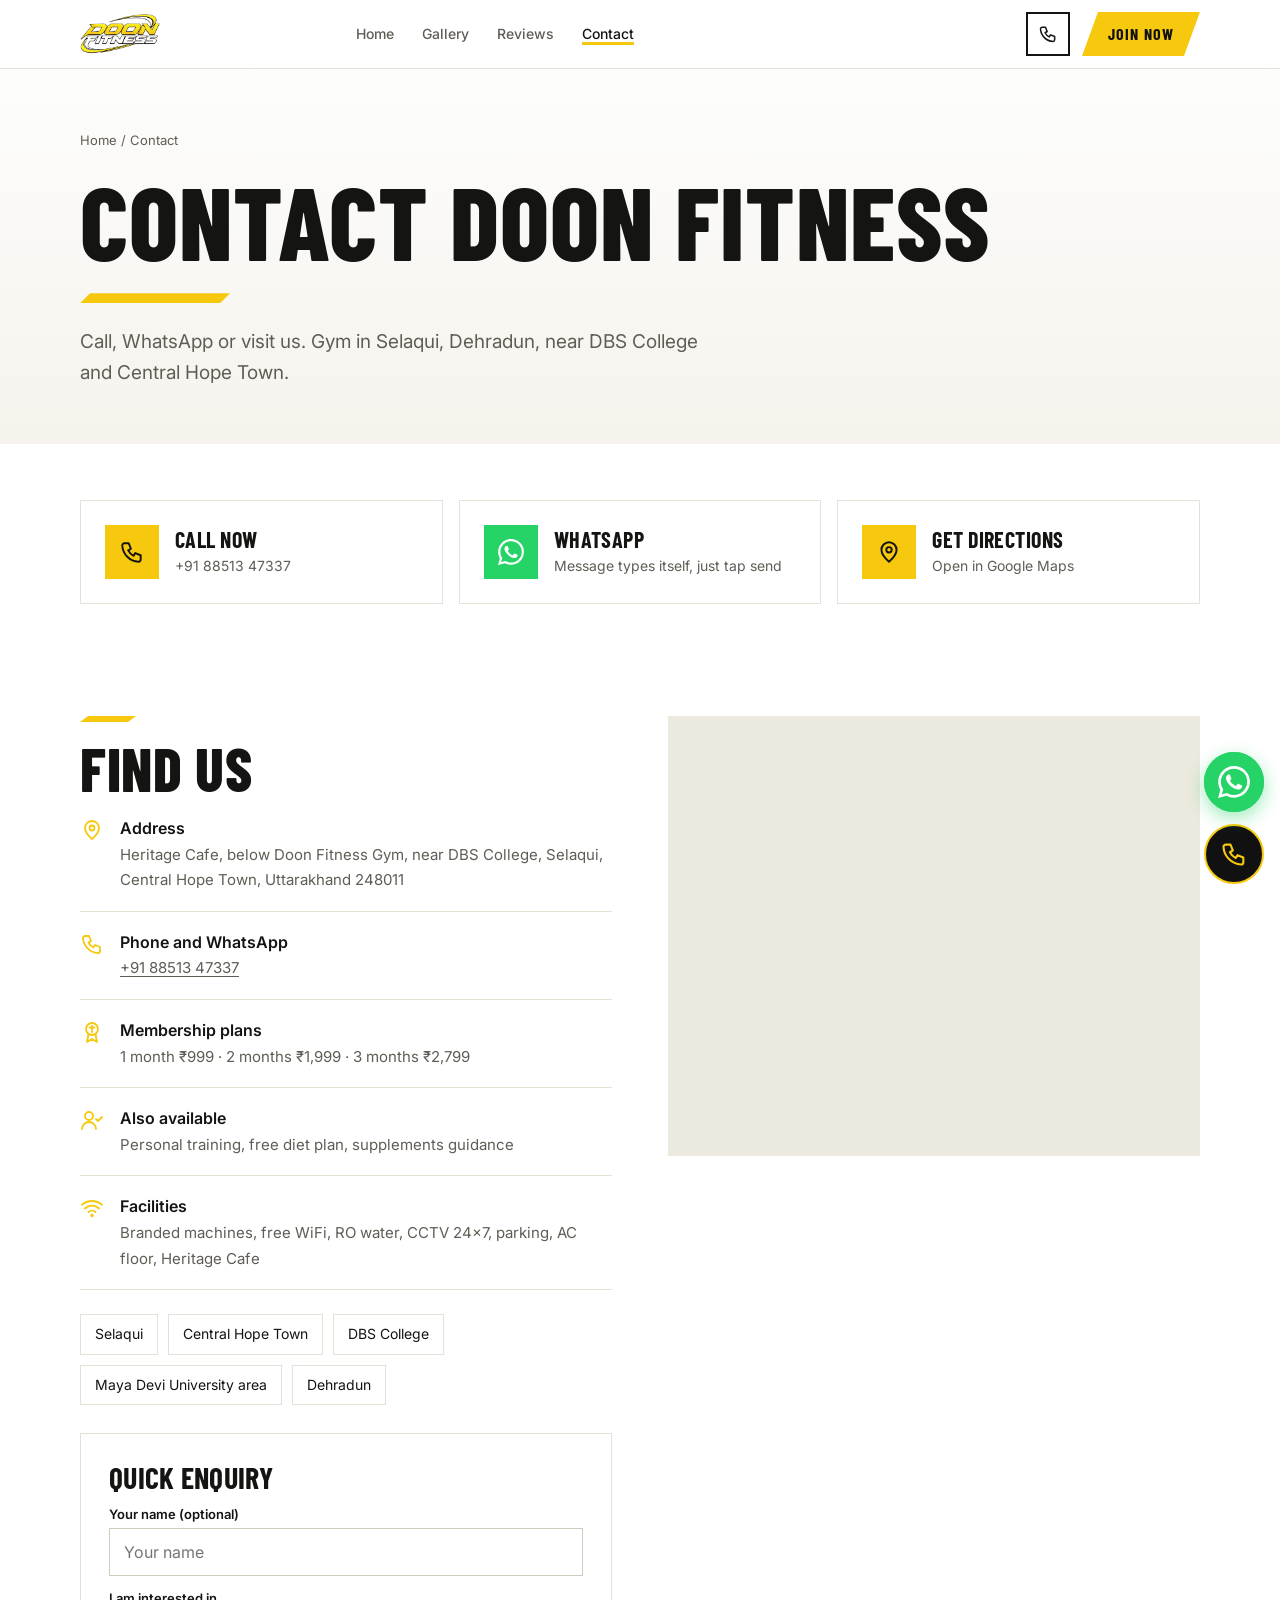
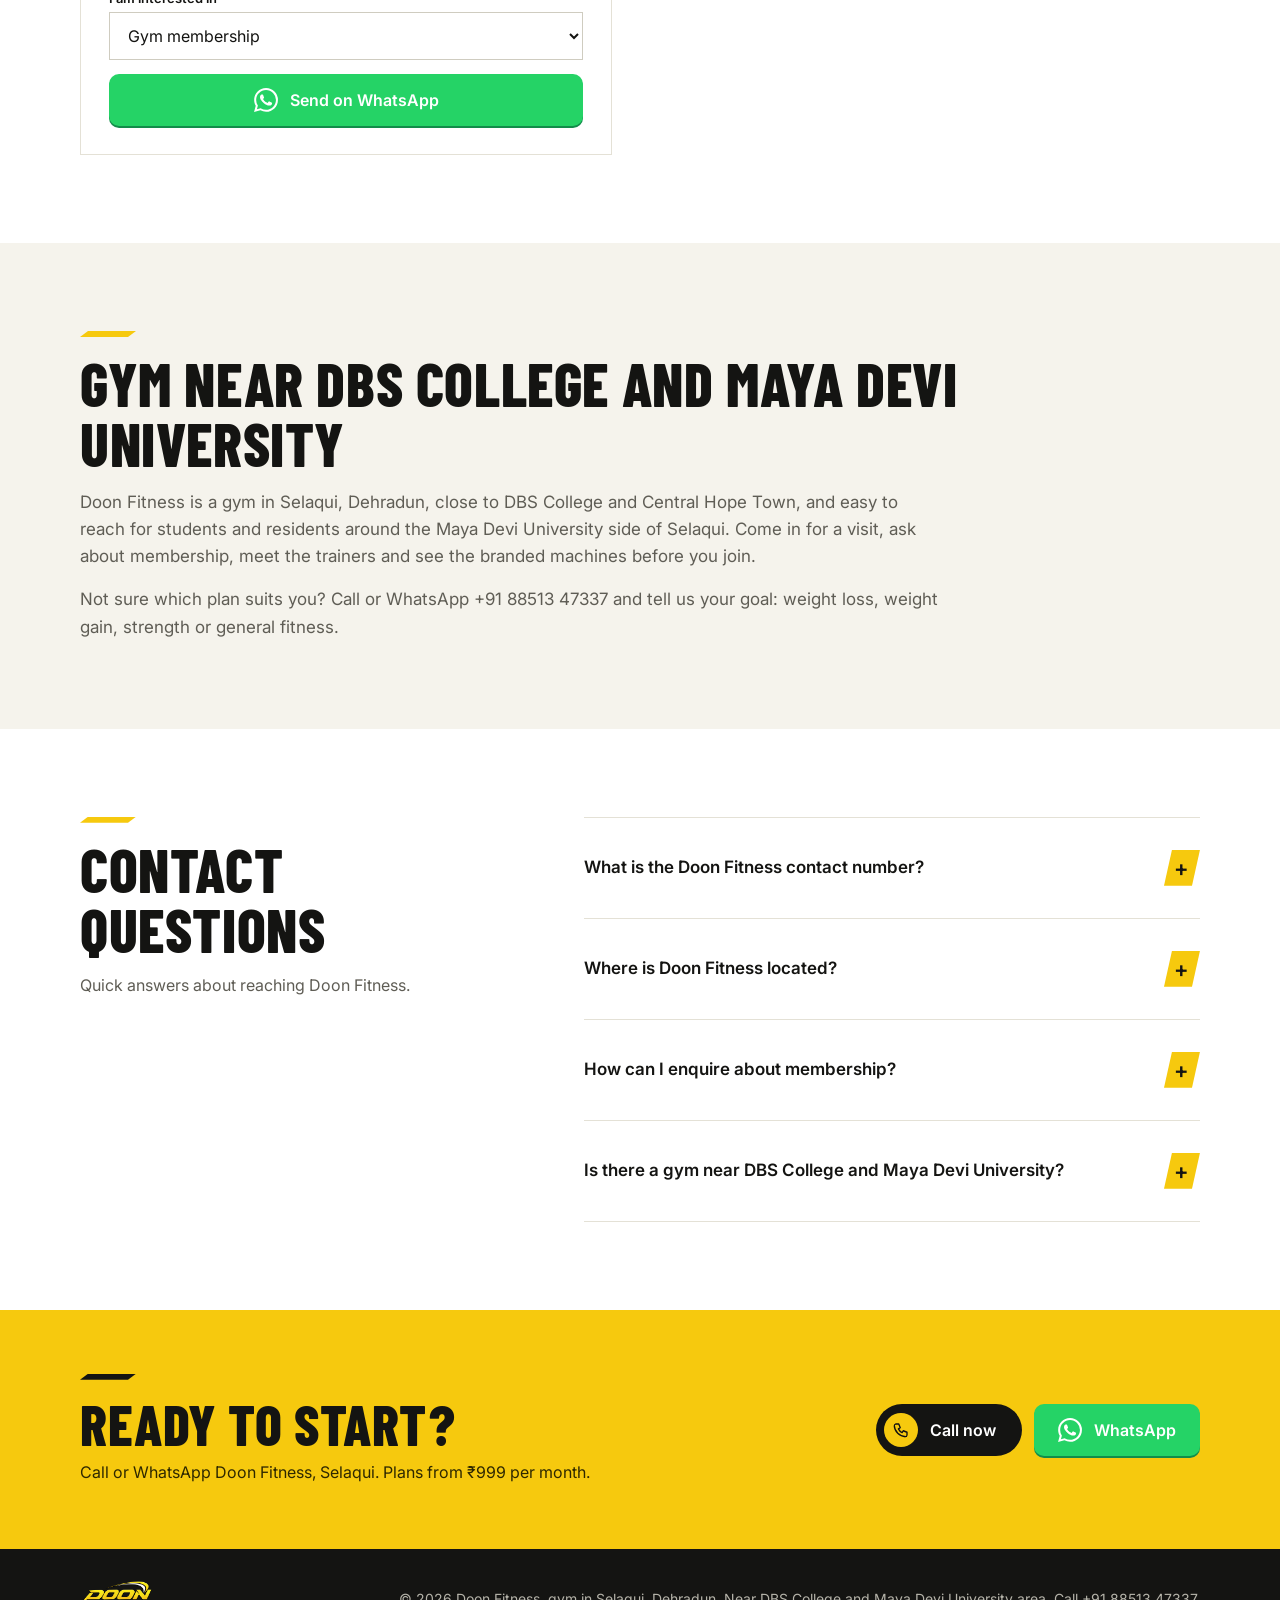
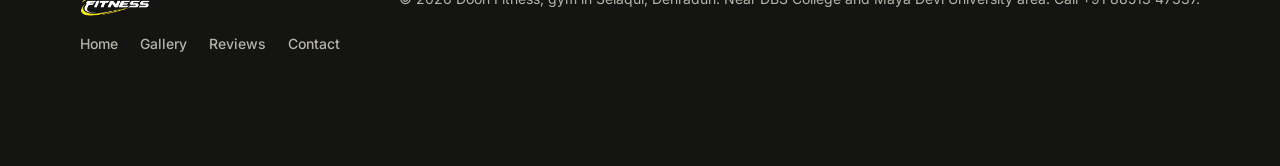
<file: contact.html>
<!DOCTYPE html>
<html lang="en-IN"><head><meta charset="utf-8">
<meta name="viewport" content="width=device-width, initial-scale=1, viewport-fit=cover">
<title>Contact Doon Fitness Selaqui | Call, WhatsApp, Address</title>
<meta name="description" content="Contact Doon Fitness, gym in Selaqui, Dehradun near DBS College and Maya Devi University. Call or WhatsApp +91 88513 47337. Address, directions and membership enquiry. Plans from ₹999.">
<meta name="keywords" content="Doon Fitness Selaqui contact, Doon Fitness contact number, Doon Fitness phone number, Doon Fitness address, Doon Fitness WhatsApp, call Doon Fitness, Doon Fitness location, Doon Fitness gym directions, gym contact number Selaqui, gym in Selaqui Dehradun, gym near DBS College Selaqui, gym near Maya Devi University, gym near Central Hope Town, gym near me Selaqui, gym near me Dehradun, best gym in Selaqui, gym membership enquiry Selaqui, personal trainer Selaqui contact, gym for college students Selaqui, Doon Fitness Selaqui Dehradun Uttarakhand 248011">
<link rel="canonical" href="https://doonfitnessxgym.vercel.app/contact.html">
<link rel="icon" href="favicon.ico" sizes="any"><link rel="icon" type="image/svg+xml" href="favicon.svg">
<link rel="icon" type="image/png" sizes="32x32" href="assets/icons/favicon-32x32.png"><link rel="icon" type="image/png" sizes="16x16" href="assets/icons/favicon-16x16.png"><link rel="icon" type="image/png" sizes="48x48" href="assets/icons/favicon-48x48.png"><link rel="icon" type="image/png" sizes="192x192" href="assets/icons/android-chrome-192x192.png">
<link rel="apple-touch-icon" sizes="180x180" href="assets/icons/apple-touch-icon.png">
<link rel="manifest" href="manifest.webmanifest">
<meta name="msapplication-config" content="browserconfig.xml"><meta name="msapplication-TileColor" content="#f6c90e"><meta name="apple-mobile-web-app-title" content="Doon Fitness"><meta name="application-name" content="Doon Fitness"><meta name="mobile-web-app-capable" content="yes">
<link rel="alternate" hreflang="en-IN" href="https://doonfitnessxgym.vercel.app/contact.html"><link rel="alternate" hreflang="x-default" href="https://doonfitnessxgym.vercel.app/contact.html">
<meta property="og:type" content="website"><meta property="og:site_name" content="Doon Fitness"><meta property="og:locale" content="en_IN">
<meta property="og:url" content="https://doonfitnessxgym.vercel.app/contact.html"><meta property="og:title" content="Contact Doon Fitness Selaqui | Call, WhatsApp, Address"><meta property="og:description" content="Contact Doon Fitness, gym in Selaqui, Dehradun near DBS College and Maya Devi University. Call or WhatsApp +91 88513 47337. Address, directions and membership enquiry. Plans from ₹999.">
<meta property="og:image" content="https://doonfitnessxgym.vercel.app/assets/img/doon-fitness-og-banner.jpg"><meta property="og:image:secure_url" content="https://doonfitnessxgym.vercel.app/assets/img/doon-fitness-og-banner.jpg"><meta property="og:image:type" content="image/jpeg"><meta property="og:image:width" content="1200"><meta property="og:image:height" content="630"><meta property="og:image:alt" content="Contact Doon Fitness gym in Selaqui, Dehradun">
<meta name="twitter:card" content="summary_large_image"><meta name="twitter:title" content="Contact Doon Fitness Selaqui | Call, WhatsApp, Address"><meta name="twitter:description" content="Contact Doon Fitness, gym in Selaqui, Dehradun near DBS College and Maya Devi University. Call or WhatsApp +91 88513 47337. Address, directions and membership enquiry. Plans from ₹999."><meta name="twitter:image" content="https://doonfitnessxgym.vercel.app/assets/img/doon-fitness-og-banner.jpg"><meta name="twitter:image:alt" content="Contact Doon Fitness gym in Selaqui, Dehradun">
<meta name="author" content="Doon Fitness"><meta name="robots" content="index, follow, max-image-preview:large, max-snippet:-1, max-video-preview:-1">
<meta name="theme-color" content="#f6c90e"><meta name="format-detection" content="telephone=yes">
<meta name="geo.region" content="IN-UT"><meta name="geo.placename" content="Selaqui, Dehradun"><meta name="ICBM" content="Selaqui, Dehradun, Uttarakhand, India">
<meta name="language" content="en-IN"><meta name="rating" content="general"><meta name="coverage" content="Worldwide">
<meta property="business:contact_data:street_address" content="Heritage Cafe, near DBS College, Selaqui"><meta property="business:contact_data:locality" content="Dehradun"><meta property="business:contact_data:region" content="Uttarakhand"><meta property="business:contact_data:postal_code" content="248011"><meta property="business:contact_data:country_name" content="India"><meta property="business:contact_data:phone_number" content="+918851347337">
<script type="application/ld+json">{"@context": "https://schema.org", "@type": "ContactPage", "name": "Contact Doon Fitness", "url": "https://doonfitnessxgym.vercel.app/contact.html", "mainEntity": {"@type": "ExerciseGym", "@id": "https://doonfitnessxgym.vercel.app/#gym", "name": "Doon Fitness", "url": "https://doonfitnessxgym.vercel.app/", "telephone": "+918851347337", "address": {"@type": "PostalAddress", "streetAddress": "Heritage Cafe, below Doon Fitness Gym, near DBS College, Selaqui, Central Hope Town", "addressLocality": "Selaqui, Dehradun", "addressRegion": "Uttarakhand", "postalCode": "248011", "addressCountry": "IN"}, "image": "https://doonfitnessxgym.vercel.app/assets/img/doon-fitness-og-banner.jpg", "logo": "https://doonfitnessxgym.vercel.app/assets/icons/logo-512x512.png", "hasMap": "https://www.google.com/maps/search/?api=1&query=Doon+Fitness+Gym+Selaqui+Dehradun", "priceRange": "₹999–₹2,799", "contactPoint": {"@type": "ContactPoint", "telephone": "+918851347337", "contactType": "customer service", "areaServed": "IN", "availableLanguage": ["en", "hi"]}}}</script>
<script type="application/ld+json">{"@context": "https://schema.org", "@type": "BreadcrumbList", "itemListElement": [{"@type": "ListItem", "position": 1, "name": "Home", "item": "https://doonfitnessxgym.vercel.app/"}, {"@type": "ListItem", "position": 2, "name": "Contact", "item": "https://doonfitnessxgym.vercel.app/contact.html"}]}</script>
<script type="application/ld+json">{"@context": "https://schema.org", "@type": "FAQPage", "mainEntity": [{"@type": "Question", "name": "What is the Doon Fitness contact number?", "acceptedAnswer": {"@type": "Answer", "text": "Call or WhatsApp Doon Fitness on +91 88513 47337."}}, {"@type": "Question", "name": "Where is Doon Fitness located?", "acceptedAnswer": {"@type": "Answer", "text": "Heritage Cafe, below Doon Fitness Gym, near DBS College, Selaqui, Central Hope Town, Uttarakhand 248011."}}, {"@type": "Question", "name": "How can I enquire about membership?", "acceptedAnswer": {"@type": "Answer", "text": "Call +91 88513 47337, tap WhatsApp on this page to send a ready message, or visit the gym near DBS College, Selaqui."}}, {"@type": "Question", "name": "Is there a gym near DBS College and Maya Devi University?", "acceptedAnswer": {"@type": "Answer", "text": "Yes. Doon Fitness is in Selaqui near DBS College and serves students and residents of the Selaqui, Central Hope Town and Maya Devi University area."}}]}</script>
<link rel="preconnect" href="https://fonts.googleapis.com"><link rel="preconnect" href="https://fonts.gstatic.com" crossorigin>
<link href="https://fonts.googleapis.com/css2?family=Barlow+Condensed:wght@600;700;800&family=Inter:wght@400;500;600&display=swap" rel="stylesheet">
<link rel="stylesheet" href="assets/css/main.css"><link rel="stylesheet" href="assets/css/pages.css">
</head><body>
<svg width="0" height="0" style="position:absolute" aria-hidden="true"><defs>
<symbol id="wifi" viewBox="0 0 24 24"><path d="M2 8.8a15 15 0 0 1 20 0M5 12.5a10 10 0 0 1 14 0M8.5 16a5 5 0 0 1 7 0"/><circle cx="12" cy="19.5" r=".8"/></symbol>
<symbol id="drop" viewBox="0 0 24 24"><path d="M12 3s6 6.5 6 11a6 6 0 0 1-12 0c0-4.5 6-11 6-11z"/></symbol>
<symbol id="dumb" viewBox="0 0 24 24"><path d="M6 6v12M3 9v6M18 6v12M21 9v6M6 12h12"/></symbol>
<symbol id="cam" viewBox="0 0 24 24"><path d="M3 8h13v8H3zM16 11l5-3v8l-5-3"/></symbol>
<symbol id="clock" viewBox="0 0 24 24"><circle cx="12" cy="12" r="9"/><path d="M12 7v5l3 2"/></symbol>
<symbol id="park" viewBox="0 0 24 24"><rect x="4" y="4" width="16" height="16" rx="2"/><path d="M9 17V8h4a3 3 0 0 1 0 6H9"/></symbol>
<symbol id="cafe" viewBox="0 0 24 24"><path d="M4 9h13v5a5 5 0 0 1-5 5H9a5 5 0 0 1-5-5zM17 10h2a2 2 0 0 1 0 5h-2M8 3v3M12 3v3"/></symbol>
<symbol id="diet" viewBox="0 0 24 24"><rect x="5" y="4" width="14" height="17" rx="2"/><path d="M9 4V3h6v1M9 11h6M9 15h4"/></symbol>
<symbol id="user" viewBox="0 0 24 24"><circle cx="12" cy="8" r="4"/><path d="M4 21a8 8 0 0 1 16 0"/></symbol>
<symbol id="down" viewBox="0 0 24 24"><path d="M12 4v14M6 12l6 6 6-6"/></symbol>
<symbol id="up" viewBox="0 0 24 24"><path d="M12 20V6M6 12l6-6 6 6"/></symbol>
<symbol id="pill" viewBox="0 0 24 24"><rect x="3" y="9" width="18" height="6" rx="3" transform="rotate(-35 12 12)"/><path d="M9.5 8.5l6 6"/></symbol>
<symbol id="heart" viewBox="0 0 24 24"><path d="M12 20s-8-5-8-11a4.5 4.5 0 0 1 8-2.5A4.5 4.5 0 0 1 20 9c0 6-8 11-8 11z"/></symbol>
<symbol id="ac" viewBox="0 0 24 24"><rect x="3" y="5" width="18" height="7" rx="1"/><path d="M7 16v2M12 16v4M17 16v2"/></symbol>
<symbol id="lock" viewBox="0 0 24 24"><rect x="5" y="11" width="14" height="10" rx="2"/><path d="M8 11V8a4 4 0 0 1 8 0v3"/></symbol>
<symbol id="chk" viewBox="0 0 24 24"><path d="M5 12.5l4.5 4.5L19 7"/></symbol>
<symbol id="pin" viewBox="0 0 24 24"><path d="M12 21s7-6 7-11a7 7 0 0 0-14 0c0 5 7 11 7 11z"/><circle cx="12" cy="10" r="2.5"/></symbol>
<symbol id="ph" viewBox="0 0 24 24"><path d="M5 4h4l2 5-2.5 1.5a11 11 0 0 0 5 5L15 13l5 2v4a2 2 0 0 1-2 2A16 16 0 0 1 3 6a2 2 0 0 1 2-2z"/></symbol>
<symbol id="x" viewBox="0 0 24 24"><path d="M6 6l12 12M18 6L6 18"/></symbol>
<symbol id="wa" viewBox="0 0 24 24"><path d="M12 2a10 10 0 0 0-8.6 15L2 22l5.2-1.4A10 10 0 1 0 12 2zm5.4 14.2c-.2.6-1.3 1.2-1.8 1.2-.5.1-1 .2-3.3-.7-2.8-1.2-4.6-4-4.7-4.2-.1-.2-1.100-1.500-1.100-2.800s.7-2 1-2.300c.2-.3.5-.3.700-.3h.5c.2 0 .4 0 .6.5l.9 2.200c.1.200.1.400 0 .5l-.4.600c-.1.200-.3.300-.1.600.2.300.8 1.300 1.700 2.100 1.100 1 2.100 1.300 2.400 1.400.3.100.4.100.6-.1l.8-1c.2-.3.4-.2.600-.1l2 1c.3.100.5.200.5.300.1.200.1.700-.1 1.300z"/></symbol>
<symbol id="flame" viewBox="0 0 24 24"><path d="M12 3c.5 3.500 5 5.500 5 10a5 5 0 0 1-10 0c0-2 1-3.200 2-4.200.300 1.300 1 2 2 2.200C11 8.500 11.200 5.500 12 3z"/></symbol><symbol id="trend" viewBox="0 0 24 24"><path d="M3 17l6-6 4 4 8-8M15 7h6v6"/></symbol><symbol id="pt" viewBox="0 0 24 24"><circle cx="9" cy="8" r="4"/><path d="M2 21a7 7 0 0 1 14 0M16 11l2 2 4-4"/></symbol><symbol id="apple" viewBox="0 0 24 24"><path d="M12 7c-2-2-7-1-7 5 0 4 3 9 5 9 1 0 1.500-.5 2-.5s1 .5 2 .5c2 0 5-5 5-9 0-6-5-7-7-5zM12 7c0-2 1-4 3-4"/></symbol><symbol id="tub" viewBox="0 0 24 24"><path d="M5 4h14v4H5zM6 8h12v13H6zM9 13h6M9 17h4"/></symbol><symbol id="pulse" viewBox="0 0 24 24"><path d="M22 12h-4l-3 9L9 3l-3 9H2"/></symbol><symbol id="kb" viewBox="0 0 24 24"><path d="M8.500 9.500C8 7 9 4 12 4s4 3 3.500 5.500"/><circle cx="12" cy="15" r="6"/></symbol><symbol id="badge" viewBox="0 0 24 24"><circle cx="12" cy="9" r="6"/><path d="M8.500 14L7 22l5-3 5 3-1.500-8M12 6v6M9.500 7.500h5"/></symbol><symbol id="cctv" viewBox="0 0 24 24"><path d="M3 8l13-3 2 6-13 3zM10 14l-1 4M6 18h6M18 8l3-.8"/></symbol><symbol id="snow" viewBox="0 0 24 24"><path d="M12 2v20M4.500 7l15 10M19.500 7l-15 10M9.500 3.500L12 6l2.500-2.500M9.500 20.500L12 18l2.500 2.500"/></symbol><symbol id="shield" viewBox="0 0 24 24"><path d="M12 3l8 3v6c0 5-3.500 8-8 9-4.500-1-8-4-8-9V6zM9 12l2 2 4-4"/></symbol><symbol id="waf" viewBox="0 0 24 24"><path d="M17.472 14.382c-.297-.149-1.758-.867-2.03-.967-.273-.099-.471-.148-.67.15-.197.297-.767.966-.94 1.164-.173.199-.347.223-.644.075-.297-.15-1.255-.463-2.39-1.475-.883-.788-1.48-1.761-1.653-2.059-.173-.297-.018-.458.13-.606.134-.133.298-.347.446-.52.149-.174.198-.298.298-.497.099-.198.05-.371-.025-.52-.075-.149-.669-1.612-.916-2.207-.242-.579-.487-.5-.669-.51-.173-.008-.371-.01-.57-.01-.198 0-.52.074-.792.372-.272.297-1.04 1.016-1.04 2.479 0 1.462 1.065 2.875 1.213 3.074.149.198 2.096 3.2 5.077 4.487.709.306 1.262.489 1.694.625.712.227 1.36.195 1.871.118.571-.085 1.758-.719 2.006-1.413.248-.694.248-1.289.173-1.413-.074-.124-.272-.198-.57-.347m-5.421 7.403h-.004a9.87 9.87 0 01-5.031-1.378l-.361-.214-3.741.982.998-3.648-.235-.374a9.86 9.86 0 01-1.51-5.26c.001-5.45 4.436-9.884 9.888-9.884 2.64 0 5.122 1.03 6.988 2.898a9.825 9.825 0 012.893 6.994c-.003 5.45-4.437 9.884-9.885 9.884m8.413-18.297A11.815 11.815 0 0012.05 0C5.495 0 .16 5.335.157 11.892c0 2.096.547 4.142 1.588 5.945L.057 24l6.305-1.654a11.882 11.882 0 005.683 1.448h.005c6.554 0 11.89-5.335 11.893-11.893a11.821 11.821 0 00-3.48-8.413z"/></symbol><symbol id="send" viewBox="0 0 24 24"><path d="M22 2L11 13M22 2l-7 20-4-9-9-4z"/></symbol>
<symbol id="bolt" viewBox="0 0 24 24"><path d="M13 2L4 14h7l-1 8 9-12h-7z"/></symbol>
</defs></svg>
<svg width="0" height="0" style="position:absolute" aria-hidden="true"><defs><symbol id="cl" viewBox="0 0 24 24"><path d="M15 5l-7 7 7 7"/></symbol><symbol id="cr" viewBox="0 0 24 24"><path d="M9 5l7 7-7 7"/></symbol></defs></svg>
<nav><div class="w"><a href="index.html" aria-label="Doon Fitness home"><img src="assets/img/doon-fitness-logo.png" alt="Doon Fitness logo"></a><div class="links"><a href="index.html">Home</a><a href="gallery.html">Gallery</a><a href="reviews.html">Reviews</a><a href="contact.html" class="on" aria-current="page">Contact</a></div><a class="callsq" href="tel:+918851347337" aria-label="Call Doon Fitness"><svg class="i"><use href="#ph"/></svg></a><a class="btn" href="index.html#plans">Join now</a></div><div class="mlinks"><a href="index.html">Home</a><a href="gallery.html">Gallery</a><a href="reviews.html">Reviews</a><a href="contact.html" class="on" aria-current="page">Contact</a></div></nav>
<header class="pg"><div class="w"><div class="crumb"><a href="index.html">Home</a> / Contact</div><h1>Contact Doon Fitness</h1><p class="lead">Call, WhatsApp or visit us. Gym in Selaqui, Dehradun, near DBS College and Central Hope Town.</p></div></header>
<section style="padding:56px 0 24px"><div class="w qa">
<a class="qc" href="tel:+918851347337"><svg class="i"><use href="#ph"/></svg><div><b>Call now</b><span>+91 88513 47337</span></div></a>
<button class="qc wa2" data-wa="Hi Doon Fitness, I want to know more about the gym."><svg class="i"><use href="#waf"/></svg><div><b>WhatsApp</b><span>Message types itself, just tap send</span></div></button>
<a class="qc" target="_blank" rel="noopener" href="https://www.google.com/maps/search/?api=1&query=Doon+Fitness+Gym+Selaqui+Dehradun"><svg class="i"><use href="#pin"/></svg><div><b>Get directions</b><span>Open in Google Maps</span></div></a></div></section>
<section><div class="w cg"><div>
<h2>Find us</h2>
<div class="row"><svg class="i"><use href="#pin"/></svg><div><b>Address</b><span>Heritage Cafe, below Doon Fitness Gym, near DBS College, Selaqui, Central Hope Town, Uttarakhand 248011</span></div></div>
<div class="row"><svg class="i"><use href="#ph"/></svg><div><b>Phone and WhatsApp</b><span><a href="tel:+918851347337">+91 88513 47337</a></span></div></div>
<div class="row"><svg class="i"><use href="#badge"/></svg><div><b>Membership plans</b><span>1 month ₹999 · 2 months ₹1,999 · 3 months ₹2,799</span></div></div>
<div class="row"><svg class="i"><use href="#pt"/></svg><div><b>Also available</b><span>Personal training, free diet plan, supplements guidance</span></div></div>
<div class="row"><svg class="i"><use href="#wifi"/></svg><div><b>Facilities</b><span>Branded machines, free WiFi, RO water, CCTV 24×7, parking, AC floor, Heritage Cafe</span></div></div>
<div class="near" aria-label="Areas we serve"><span>Selaqui</span><span>Central Hope Town</span><span>DBS College</span><span>Maya Devi University area</span><span>Dehradun</span></div>
<form class="enq" id="enq"><h3>Quick enquiry</h3>
<label for="en">Your name (optional)<input id="en" name="name" type="text" autocomplete="name" placeholder="Your name"></label>
<label for="eg">I am interested in<select id="eg"><option>Gym membership</option><option>Personal training</option><option>Weight loss</option><option>Weight gain</option><option>Diet plan</option><option>Supplements</option></select></label>
<button class="btn wa" type="submit"><svg class="i wi"><use href="#waf"/></svg>Send on WhatsApp</button></form>
</div>
<div class="mapw"><iframe title="Doon Fitness location on Google Maps" loading="lazy" referrerpolicy="no-referrer-when-downgrade" src="https://www.google.com/maps?q=Doon+Fitness+Gym+Selaqui+Dehradun&amp;output=embed"></iframe></div></div></section>
<section class="bg2 seo"><div class="w"><h2>Gym near DBS College and Maya Devi University</h2>
<p>Doon Fitness is a gym in Selaqui, Dehradun, close to DBS College and Central Hope Town, and easy to reach for students and residents around the Maya Devi University side of Selaqui. Come in for a visit, ask about membership, meet the trainers and see the branded machines before you join.</p>
<p>Not sure which plan suits you? Call or WhatsApp +91 88513 47337 and tell us your goal: weight loss, weight gain, strength or general fitness.</p></div></section>
<section id="faq"><div class="w faq"><div><h2>Contact questions</h2><p class="fp">Quick answers about reaching Doon Fitness.</p></div><div><details><summary>What is the Doon Fitness contact number?</summary><p>Call or WhatsApp Doon Fitness on +91 88513 47337.</p></details><details><summary>Where is Doon Fitness located?</summary><p>Heritage Cafe, below Doon Fitness Gym, near DBS College, Selaqui, Central Hope Town, Uttarakhand 248011.</p></details><details><summary>How can I enquire about membership?</summary><p>Call +91 88513 47337, tap WhatsApp on this page to send a ready message, or visit the gym near DBS College, Selaqui.</p></details><details><summary>Is there a gym near DBS College and Maya Devi University?</summary><p>Yes. Doon Fitness is in Selaqui near DBS College and serves students and residents of the Selaqui, Central Hope Town and Maya Devi University area.</p></details></div></div></section>
<section class="cta2"><div class="w"><div><h2>Ready to start?</h2><p>Call or WhatsApp Doon Fitness, Selaqui. Plans from ₹999 per month.</p></div><div class="cta"><a class="btn call" href="tel:+918851347337"><svg class="i"><use href="#ph"/></svg>Call now</a><button class="btn wa" data-wa="Hi Doon Fitness, I want to join the gym."><svg class="i wi"><use href="#waf"/></svg>WhatsApp</button></div></div></section>
<footer><div class="w"><img src="assets/img/doon-fitness-logo.png" alt="Doon Fitness"><span>© 2026 Doon Fitness, gym in Selaqui, Dehradun. Near DBS College and Maya Devi University area. Call +91 88513 47337.</span><div class="fl"><a href="index.html">Home</a><a href="gallery.html">Gallery</a><a href="reviews.html">Reviews</a><a href="contact.html">Contact</a></div></div></footer>
<div class="fab"><button class="w1" id="openWa" aria-label="Chat on WhatsApp"><svg class="i"><use href="#waf"/></svg></button><a class="c" href="tel:+918851347337" aria-label="Call Doon Fitness"><svg class="i"><use href="#ph"/></svg></a></div>

<div class="ov" id="ov" role="dialog" aria-modal="true" aria-label="WhatsApp chat"><div class="pop">
<div class="ph1"><button class="x" id="cl" aria-label="Close"><svg class="i"><path d="M15 5l-7 7 7 7"/></svg></button><div class="av"><img src="assets/img/doon-fitness-logo.png" alt=""></div><div><b>Doon Fitness</b><small>online</small></div><a class="hc" href="tel:+918851347337" aria-label="Call"><svg class="i"><use href="#ph"/></svg></a></div>
<div class="chat"><div class="day">Today</div><div class="msg in">Hi! Welcome to Doon Fitness. How can we help you today?<span class="tm">Now</span></div><div class="chips" id="chips"></div></div>
<div class="bar"><div class="field" id="typed"></div><a class="sendb" id="send" target="_blank" rel="noopener" href="#" aria-label="Send on WhatsApp"><svg class="i"><use href="#send"/></svg></a></div>
</div></div>

<script src="assets/js/wa.js"></script></body></html>
</file>
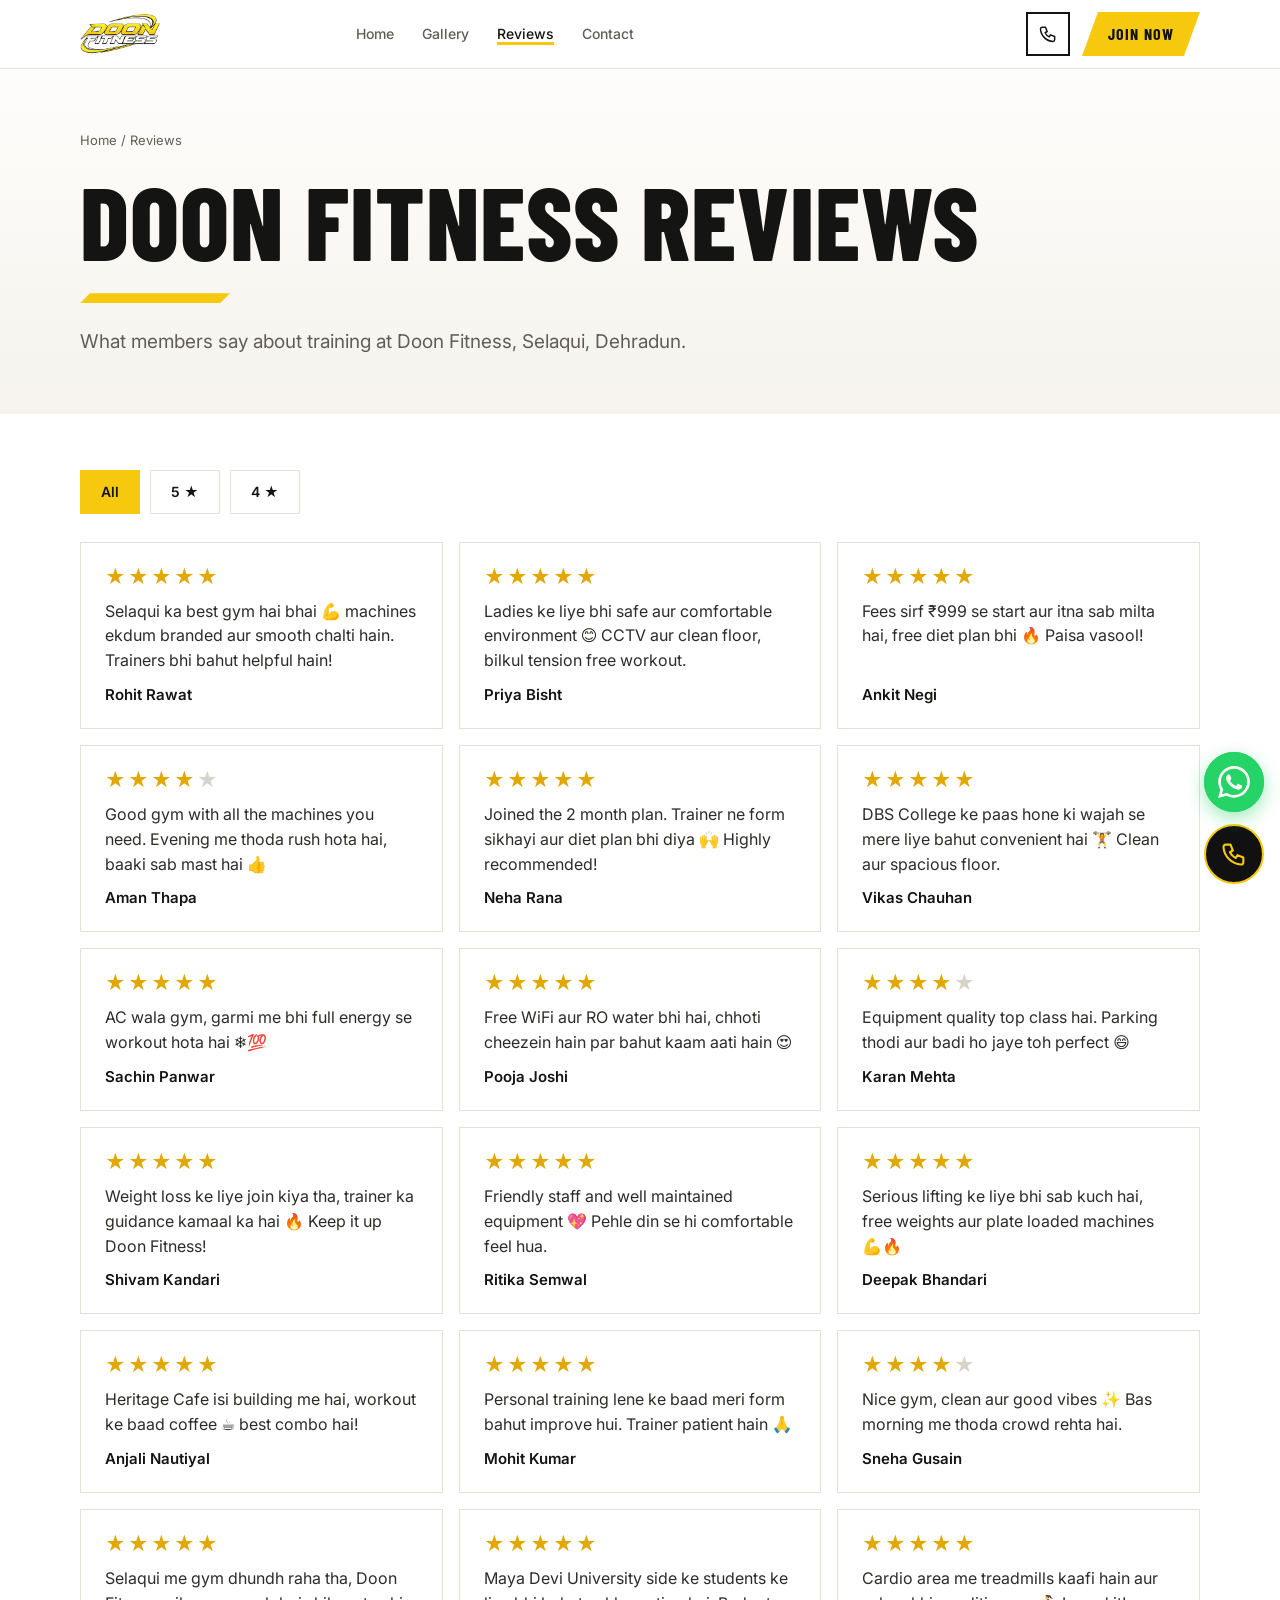
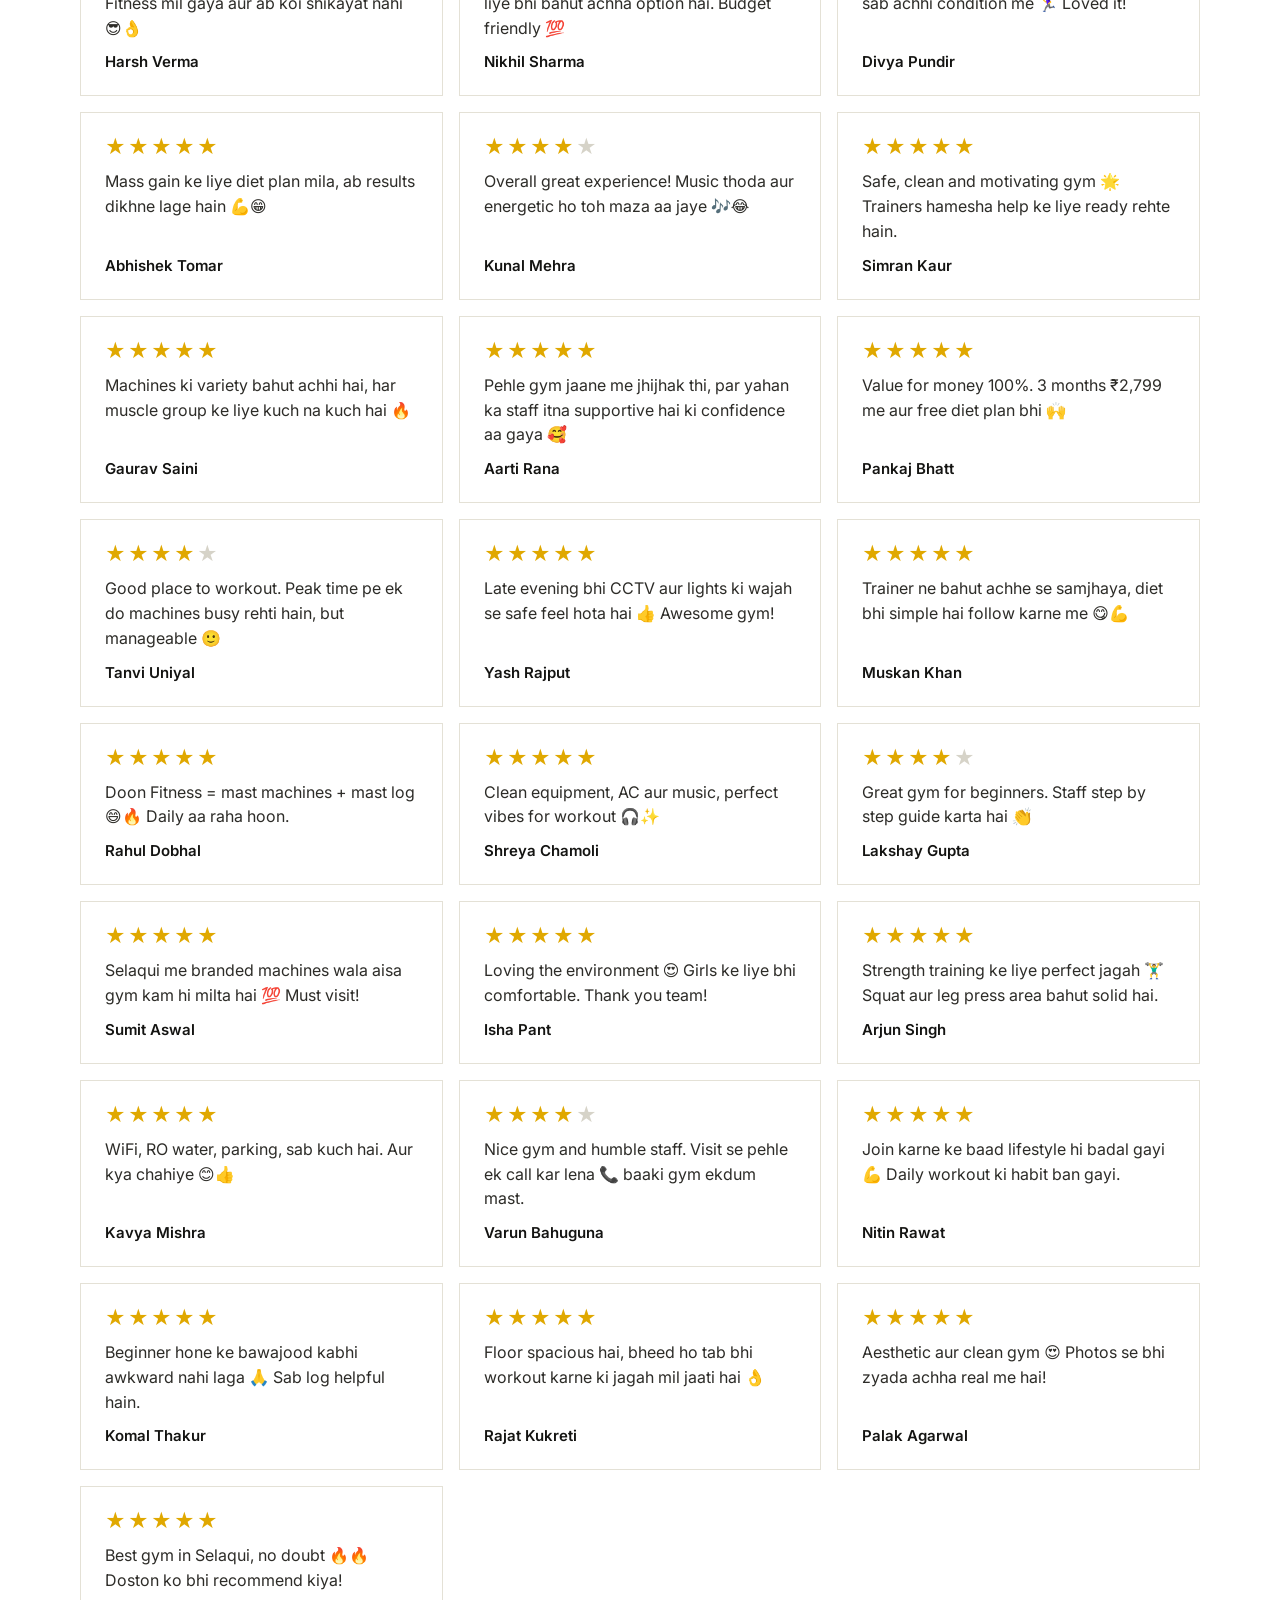
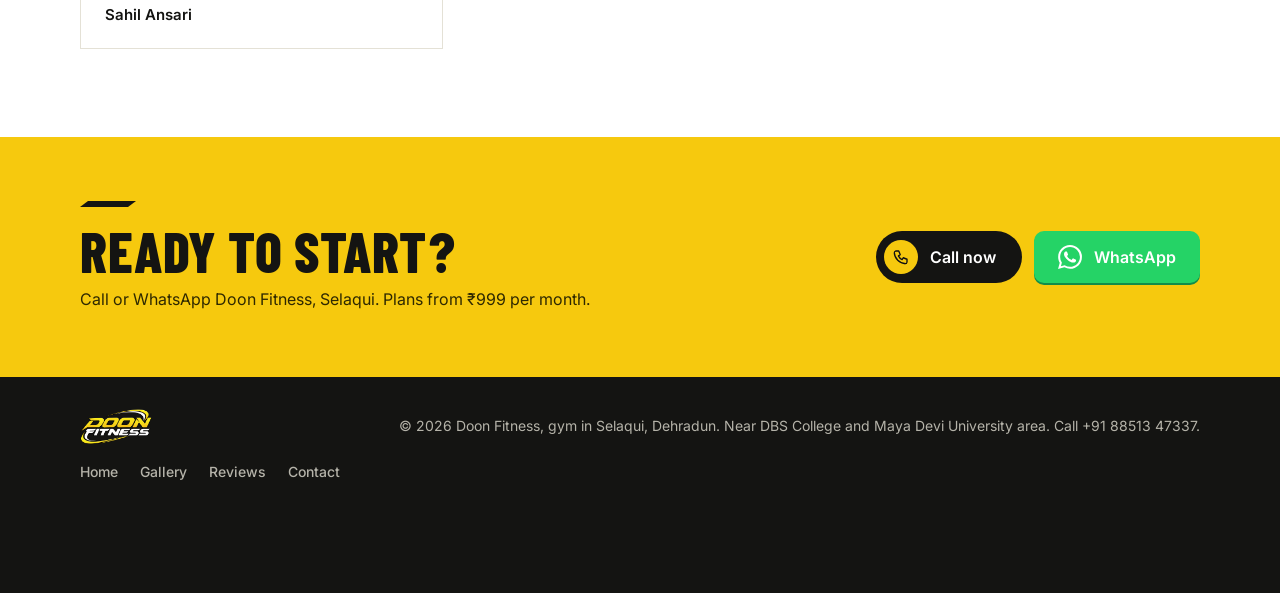
<file: reviews.html>
<!DOCTYPE html>
<html lang="en-IN"><head><meta charset="utf-8">
<meta name="viewport" content="width=device-width, initial-scale=1, viewport-fit=cover">
<title>Doon Fitness Reviews | Member Ratings, Selaqui Dehradun Gym</title>
<meta name="description" content="Read what members say about Doon Fitness, gym in Selaqui, Dehradun near DBS College and Maya Devi University. Branded machines, trainers, diet plan and plans from ₹999.">
<meta name="keywords" content="Doon Fitness reviews, Doon Fitness Selaqui reviews, Doon Fitness gym reviews, Doon Fitness rating, Doon Fitness member reviews, Doon Fitness testimonials, Selaqui gym reviews, best gym in Selaqui reviews, gym reviews Dehradun, gym near me Selaqui reviews, gym near DBS College reviews, gym near Maya Devi University, gym in Selaqui Dehradun, best gym near me Selaqui, gym feedback Selaqui, personal trainer reviews Selaqui, affordable gym Dehradun reviews, Doon Fitness gym Selaqui, gym near Central Hope Town, top rated gym Selaqui">
<link rel="canonical" href="https://doonfitnessxgym.vercel.app/reviews.html">
<link rel="icon" href="favicon.ico" sizes="any"><link rel="icon" type="image/svg+xml" href="favicon.svg">
<link rel="icon" type="image/png" sizes="32x32" href="assets/icons/favicon-32x32.png"><link rel="icon" type="image/png" sizes="16x16" href="assets/icons/favicon-16x16.png"><link rel="icon" type="image/png" sizes="48x48" href="assets/icons/favicon-48x48.png"><link rel="icon" type="image/png" sizes="192x192" href="assets/icons/android-chrome-192x192.png">
<link rel="apple-touch-icon" sizes="180x180" href="assets/icons/apple-touch-icon.png">
<link rel="manifest" href="manifest.webmanifest">
<meta name="msapplication-config" content="browserconfig.xml"><meta name="msapplication-TileColor" content="#f6c90e"><meta name="apple-mobile-web-app-title" content="Doon Fitness"><meta name="application-name" content="Doon Fitness"><meta name="mobile-web-app-capable" content="yes">
<link rel="alternate" hreflang="en-IN" href="https://doonfitnessxgym.vercel.app/reviews.html"><link rel="alternate" hreflang="x-default" href="https://doonfitnessxgym.vercel.app/reviews.html">
<meta property="og:type" content="website"><meta property="og:site_name" content="Doon Fitness"><meta property="og:locale" content="en_IN">
<meta property="og:url" content="https://doonfitnessxgym.vercel.app/reviews.html"><meta property="og:title" content="Doon Fitness Reviews | Member Ratings, Selaqui Dehradun Gym"><meta property="og:description" content="Read what members say about Doon Fitness, gym in Selaqui, Dehradun near DBS College and Maya Devi University. Branded machines, trainers, diet plan and plans from ₹999.">
<meta property="og:image" content="https://doonfitnessxgym.vercel.app/assets/img/doon-fitness-og-banner.jpg"><meta property="og:image:secure_url" content="https://doonfitnessxgym.vercel.app/assets/img/doon-fitness-og-banner.jpg"><meta property="og:image:type" content="image/jpeg"><meta property="og:image:width" content="1200"><meta property="og:image:height" content="630"><meta property="og:image:alt" content="Doon Fitness member reviews, Selaqui Dehradun">
<meta name="twitter:card" content="summary_large_image"><meta name="twitter:title" content="Doon Fitness Reviews | Member Ratings, Selaqui Dehradun Gym"><meta name="twitter:description" content="Read what members say about Doon Fitness, gym in Selaqui, Dehradun near DBS College and Maya Devi University. Branded machines, trainers, diet plan and plans from ₹999."><meta name="twitter:image" content="https://doonfitnessxgym.vercel.app/assets/img/doon-fitness-og-banner.jpg"><meta name="twitter:image:alt" content="Doon Fitness member reviews, Selaqui Dehradun">
<meta name="author" content="Doon Fitness"><meta name="robots" content="index, follow, max-image-preview:large, max-snippet:-1, max-video-preview:-1">
<meta name="theme-color" content="#f6c90e"><meta name="format-detection" content="telephone=yes">
<meta name="geo.region" content="IN-UT"><meta name="geo.placename" content="Selaqui, Dehradun"><meta name="ICBM" content="Selaqui, Dehradun, Uttarakhand, India">
<meta name="language" content="en-IN"><meta name="rating" content="general"><meta name="coverage" content="Worldwide">
<meta property="business:contact_data:street_address" content="Heritage Cafe, near DBS College, Selaqui"><meta property="business:contact_data:locality" content="Dehradun"><meta property="business:contact_data:region" content="Uttarakhand"><meta property="business:contact_data:postal_code" content="248011"><meta property="business:contact_data:country_name" content="India"><meta property="business:contact_data:phone_number" content="+918851347337">
<script type="application/ld+json">{"@context": "https://schema.org", "@type": "WebPage", "name": "Doon Fitness Reviews", "url": "https://doonfitnessxgym.vercel.app/reviews.html", "about": {"@id": "https://doonfitnessxgym.vercel.app/#gym"}, "isPartOf": {"@type": "WebSite", "name": "Doon Fitness", "url": "https://doonfitnessxgym.vercel.app/"}}</script>
<script type="application/ld+json">{"@context": "https://schema.org", "@type": "BreadcrumbList", "itemListElement": [{"@type": "ListItem", "position": 1, "name": "Home", "item": "https://doonfitnessxgym.vercel.app/"}, {"@type": "ListItem", "position": 2, "name": "Reviews", "item": "https://doonfitnessxgym.vercel.app/reviews.html"}]}</script>
<link rel="preconnect" href="https://fonts.googleapis.com"><link rel="preconnect" href="https://fonts.gstatic.com" crossorigin>
<link href="https://fonts.googleapis.com/css2?family=Barlow+Condensed:wght@600;700;800&family=Inter:wght@400;500;600&display=swap" rel="stylesheet">
<link rel="stylesheet" href="assets/css/main.css"><link rel="stylesheet" href="assets/css/pages.css">
</head><body>
<svg width="0" height="0" style="position:absolute" aria-hidden="true"><defs>
<symbol id="wifi" viewBox="0 0 24 24"><path d="M2 8.8a15 15 0 0 1 20 0M5 12.5a10 10 0 0 1 14 0M8.5 16a5 5 0 0 1 7 0"/><circle cx="12" cy="19.5" r=".8"/></symbol>
<symbol id="drop" viewBox="0 0 24 24"><path d="M12 3s6 6.5 6 11a6 6 0 0 1-12 0c0-4.5 6-11 6-11z"/></symbol>
<symbol id="dumb" viewBox="0 0 24 24"><path d="M6 6v12M3 9v6M18 6v12M21 9v6M6 12h12"/></symbol>
<symbol id="cam" viewBox="0 0 24 24"><path d="M3 8h13v8H3zM16 11l5-3v8l-5-3"/></symbol>
<symbol id="clock" viewBox="0 0 24 24"><circle cx="12" cy="12" r="9"/><path d="M12 7v5l3 2"/></symbol>
<symbol id="park" viewBox="0 0 24 24"><rect x="4" y="4" width="16" height="16" rx="2"/><path d="M9 17V8h4a3 3 0 0 1 0 6H9"/></symbol>
<symbol id="cafe" viewBox="0 0 24 24"><path d="M4 9h13v5a5 5 0 0 1-5 5H9a5 5 0 0 1-5-5zM17 10h2a2 2 0 0 1 0 5h-2M8 3v3M12 3v3"/></symbol>
<symbol id="diet" viewBox="0 0 24 24"><rect x="5" y="4" width="14" height="17" rx="2"/><path d="M9 4V3h6v1M9 11h6M9 15h4"/></symbol>
<symbol id="user" viewBox="0 0 24 24"><circle cx="12" cy="8" r="4"/><path d="M4 21a8 8 0 0 1 16 0"/></symbol>
<symbol id="down" viewBox="0 0 24 24"><path d="M12 4v14M6 12l6 6 6-6"/></symbol>
<symbol id="up" viewBox="0 0 24 24"><path d="M12 20V6M6 12l6-6 6 6"/></symbol>
<symbol id="pill" viewBox="0 0 24 24"><rect x="3" y="9" width="18" height="6" rx="3" transform="rotate(-35 12 12)"/><path d="M9.5 8.5l6 6"/></symbol>
<symbol id="heart" viewBox="0 0 24 24"><path d="M12 20s-8-5-8-11a4.5 4.5 0 0 1 8-2.5A4.5 4.5 0 0 1 20 9c0 6-8 11-8 11z"/></symbol>
<symbol id="ac" viewBox="0 0 24 24"><rect x="3" y="5" width="18" height="7" rx="1"/><path d="M7 16v2M12 16v4M17 16v2"/></symbol>
<symbol id="lock" viewBox="0 0 24 24"><rect x="5" y="11" width="14" height="10" rx="2"/><path d="M8 11V8a4 4 0 0 1 8 0v3"/></symbol>
<symbol id="chk" viewBox="0 0 24 24"><path d="M5 12.5l4.5 4.5L19 7"/></symbol>
<symbol id="pin" viewBox="0 0 24 24"><path d="M12 21s7-6 7-11a7 7 0 0 0-14 0c0 5 7 11 7 11z"/><circle cx="12" cy="10" r="2.5"/></symbol>
<symbol id="ph" viewBox="0 0 24 24"><path d="M5 4h4l2 5-2.5 1.5a11 11 0 0 0 5 5L15 13l5 2v4a2 2 0 0 1-2 2A16 16 0 0 1 3 6a2 2 0 0 1 2-2z"/></symbol>
<symbol id="x" viewBox="0 0 24 24"><path d="M6 6l12 12M18 6L6 18"/></symbol>
<symbol id="wa" viewBox="0 0 24 24"><path d="M12 2a10 10 0 0 0-8.6 15L2 22l5.2-1.4A10 10 0 1 0 12 2zm5.4 14.2c-.2.6-1.3 1.2-1.8 1.2-.5.1-1 .2-3.3-.7-2.8-1.2-4.6-4-4.7-4.2-.1-.2-1.100-1.500-1.100-2.800s.7-2 1-2.300c.2-.3.5-.3.700-.3h.5c.2 0 .4 0 .6.5l.9 2.200c.1.200.1.400 0 .5l-.4.600c-.1.200-.3.300-.1.600.2.300.8 1.300 1.700 2.100 1.100 1 2.100 1.300 2.400 1.400.3.100.4.100.6-.1l.8-1c.2-.3.4-.2.600-.1l2 1c.3.100.5.200.5.300.1.200.1.700-.1 1.300z"/></symbol>
<symbol id="flame" viewBox="0 0 24 24"><path d="M12 3c.5 3.500 5 5.500 5 10a5 5 0 0 1-10 0c0-2 1-3.200 2-4.200.300 1.300 1 2 2 2.200C11 8.500 11.200 5.500 12 3z"/></symbol><symbol id="trend" viewBox="0 0 24 24"><path d="M3 17l6-6 4 4 8-8M15 7h6v6"/></symbol><symbol id="pt" viewBox="0 0 24 24"><circle cx="9" cy="8" r="4"/><path d="M2 21a7 7 0 0 1 14 0M16 11l2 2 4-4"/></symbol><symbol id="apple" viewBox="0 0 24 24"><path d="M12 7c-2-2-7-1-7 5 0 4 3 9 5 9 1 0 1.500-.5 2-.5s1 .5 2 .5c2 0 5-5 5-9 0-6-5-7-7-5zM12 7c0-2 1-4 3-4"/></symbol><symbol id="tub" viewBox="0 0 24 24"><path d="M5 4h14v4H5zM6 8h12v13H6zM9 13h6M9 17h4"/></symbol><symbol id="pulse" viewBox="0 0 24 24"><path d="M22 12h-4l-3 9L9 3l-3 9H2"/></symbol><symbol id="kb" viewBox="0 0 24 24"><path d="M8.500 9.500C8 7 9 4 12 4s4 3 3.500 5.500"/><circle cx="12" cy="15" r="6"/></symbol><symbol id="badge" viewBox="0 0 24 24"><circle cx="12" cy="9" r="6"/><path d="M8.500 14L7 22l5-3 5 3-1.500-8M12 6v6M9.500 7.500h5"/></symbol><symbol id="cctv" viewBox="0 0 24 24"><path d="M3 8l13-3 2 6-13 3zM10 14l-1 4M6 18h6M18 8l3-.8"/></symbol><symbol id="snow" viewBox="0 0 24 24"><path d="M12 2v20M4.500 7l15 10M19.500 7l-15 10M9.500 3.500L12 6l2.500-2.500M9.500 20.500L12 18l2.500 2.500"/></symbol><symbol id="shield" viewBox="0 0 24 24"><path d="M12 3l8 3v6c0 5-3.500 8-8 9-4.500-1-8-4-8-9V6zM9 12l2 2 4-4"/></symbol><symbol id="waf" viewBox="0 0 24 24"><path d="M17.472 14.382c-.297-.149-1.758-.867-2.03-.967-.273-.099-.471-.148-.67.15-.197.297-.767.966-.94 1.164-.173.199-.347.223-.644.075-.297-.15-1.255-.463-2.39-1.475-.883-.788-1.48-1.761-1.653-2.059-.173-.297-.018-.458.13-.606.134-.133.298-.347.446-.52.149-.174.198-.298.298-.497.099-.198.05-.371-.025-.52-.075-.149-.669-1.612-.916-2.207-.242-.579-.487-.5-.669-.51-.173-.008-.371-.01-.57-.01-.198 0-.52.074-.792.372-.272.297-1.04 1.016-1.04 2.479 0 1.462 1.065 2.875 1.213 3.074.149.198 2.096 3.2 5.077 4.487.709.306 1.262.489 1.694.625.712.227 1.36.195 1.871.118.571-.085 1.758-.719 2.006-1.413.248-.694.248-1.289.173-1.413-.074-.124-.272-.198-.57-.347m-5.421 7.403h-.004a9.87 9.87 0 01-5.031-1.378l-.361-.214-3.741.982.998-3.648-.235-.374a9.86 9.86 0 01-1.51-5.26c.001-5.45 4.436-9.884 9.888-9.884 2.64 0 5.122 1.03 6.988 2.898a9.825 9.825 0 012.893 6.994c-.003 5.45-4.437 9.884-9.885 9.884m8.413-18.297A11.815 11.815 0 0012.05 0C5.495 0 .16 5.335.157 11.892c0 2.096.547 4.142 1.588 5.945L.057 24l6.305-1.654a11.882 11.882 0 005.683 1.448h.005c6.554 0 11.89-5.335 11.893-11.893a11.821 11.821 0 00-3.48-8.413z"/></symbol><symbol id="send" viewBox="0 0 24 24"><path d="M22 2L11 13M22 2l-7 20-4-9-9-4z"/></symbol>
<symbol id="bolt" viewBox="0 0 24 24"><path d="M13 2L4 14h7l-1 8 9-12h-7z"/></symbol>
</defs></svg>
<svg width="0" height="0" style="position:absolute" aria-hidden="true"><defs><symbol id="cl" viewBox="0 0 24 24"><path d="M15 5l-7 7 7 7"/></symbol><symbol id="cr" viewBox="0 0 24 24"><path d="M9 5l7 7-7 7"/></symbol></defs></svg>
<nav><div class="w"><a href="index.html" aria-label="Doon Fitness home"><img src="assets/img/doon-fitness-logo.png" alt="Doon Fitness logo"></a><div class="links"><a href="index.html">Home</a><a href="gallery.html">Gallery</a><a href="reviews.html" class="on" aria-current="page">Reviews</a><a href="contact.html">Contact</a></div><a class="callsq" href="tel:+918851347337" aria-label="Call Doon Fitness"><svg class="i"><use href="#ph"/></svg></a><a class="btn" href="index.html#plans">Join now</a></div><div class="mlinks"><a href="index.html">Home</a><a href="gallery.html">Gallery</a><a href="reviews.html" class="on" aria-current="page">Reviews</a><a href="contact.html">Contact</a></div></nav>
<header class="pg"><div class="w"><div class="crumb"><a href="index.html">Home</a> / Reviews</div><h1>Doon Fitness Reviews</h1><p class="lead">What members say about training at Doon Fitness, Selaqui, Dehradun.</p></div></header>
<section style="padding:56px 0 88px"><div class="w"><div class="flt" role="group" aria-label="Filter reviews"><button class="a" data-f="0">All</button><button data-f="5">5 ★</button><button data-f="4">4 ★</button></div>
<div class="rg" id="rg"><article class="rv" data-r="5"><span class="s" role="img" aria-label="5 out of 5 stars">★★★★★<i></i></span><p>Selaqui ka best gym hai bhai 💪 machines ekdum branded aur smooth chalti hain. Trainers bhi bahut helpful hain!</p><b>Rohit Rawat</b></article><article class="rv" data-r="5"><span class="s" role="img" aria-label="5 out of 5 stars">★★★★★<i></i></span><p>Ladies ke liye bhi safe aur comfortable environment 😊 CCTV aur clean floor, bilkul tension free workout.</p><b>Priya Bisht</b></article><article class="rv" data-r="5"><span class="s" role="img" aria-label="5 out of 5 stars">★★★★★<i></i></span><p>Fees sirf ₹999 se start aur itna sab milta hai, free diet plan bhi 🔥 Paisa vasool!</p><b>Ankit Negi</b></article><article class="rv" data-r="4"><span class="s" role="img" aria-label="4 out of 5 stars">★★★★<i>★</i></span><p>Good gym with all the machines you need. Evening me thoda rush hota hai, baaki sab mast hai 👍</p><b>Aman Thapa</b></article><article class="rv" data-r="5"><span class="s" role="img" aria-label="5 out of 5 stars">★★★★★<i></i></span><p>Joined the 2 month plan. Trainer ne form sikhayi aur diet plan bhi diya 🙌 Highly recommended!</p><b>Neha Rana</b></article><article class="rv" data-r="5"><span class="s" role="img" aria-label="5 out of 5 stars">★★★★★<i></i></span><p>DBS College ke paas hone ki wajah se mere liye bahut convenient hai 🏋️ Clean aur spacious floor.</p><b>Vikas Chauhan</b></article><article class="rv" data-r="5"><span class="s" role="img" aria-label="5 out of 5 stars">★★★★★<i></i></span><p>AC wala gym, garmi me bhi full energy se workout hota hai ❄️💯</p><b>Sachin Panwar</b></article><article class="rv" data-r="5"><span class="s" role="img" aria-label="5 out of 5 stars">★★★★★<i></i></span><p>Free WiFi aur RO water bhi hai, chhoti cheezein hain par bahut kaam aati hain 😍</p><b>Pooja Joshi</b></article><article class="rv" data-r="4"><span class="s" role="img" aria-label="4 out of 5 stars">★★★★<i>★</i></span><p>Equipment quality top class hai. Parking thodi aur badi ho jaye toh perfect 😄</p><b>Karan Mehta</b></article><article class="rv" data-r="5"><span class="s" role="img" aria-label="5 out of 5 stars">★★★★★<i></i></span><p>Weight loss ke liye join kiya tha, trainer ka guidance kamaal ka hai 🔥 Keep it up Doon Fitness!</p><b>Shivam Kandari</b></article><article class="rv" data-r="5"><span class="s" role="img" aria-label="5 out of 5 stars">★★★★★<i></i></span><p>Friendly staff and well maintained equipment 💖 Pehle din se hi comfortable feel hua.</p><b>Ritika Semwal</b></article><article class="rv" data-r="5"><span class="s" role="img" aria-label="5 out of 5 stars">★★★★★<i></i></span><p>Serious lifting ke liye bhi sab kuch hai, free weights aur plate loaded machines 💪🔥</p><b>Deepak Bhandari</b></article><article class="rv" data-r="5"><span class="s" role="img" aria-label="5 out of 5 stars">★★★★★<i></i></span><p>Heritage Cafe isi building me hai, workout ke baad coffee ☕ best combo hai!</p><b>Anjali Nautiyal</b></article><article class="rv" data-r="5"><span class="s" role="img" aria-label="5 out of 5 stars">★★★★★<i></i></span><p>Personal training lene ke baad meri form bahut improve hui. Trainer patient hain 🙏</p><b>Mohit Kumar</b></article><article class="rv" data-r="4"><span class="s" role="img" aria-label="4 out of 5 stars">★★★★<i>★</i></span><p>Nice gym, clean aur good vibes ✨ Bas morning me thoda crowd rehta hai.</p><b>Sneha Gusain</b></article><article class="rv" data-r="5"><span class="s" role="img" aria-label="5 out of 5 stars">★★★★★<i></i></span><p>Selaqui me gym dhundh raha tha, Doon Fitness mil gaya aur ab koi shikayat nahi 😎👌</p><b>Harsh Verma</b></article><article class="rv" data-r="5"><span class="s" role="img" aria-label="5 out of 5 stars">★★★★★<i></i></span><p>Maya Devi University side ke students ke liye bhi bahut achha option hai. Budget friendly 💯</p><b>Nikhil Sharma</b></article><article class="rv" data-r="5"><span class="s" role="img" aria-label="5 out of 5 stars">★★★★★<i></i></span><p>Cardio area me treadmills kaafi hain aur sab achhi condition me 🏃‍♀️ Loved it!</p><b>Divya Pundir</b></article><article class="rv" data-r="5"><span class="s" role="img" aria-label="5 out of 5 stars">★★★★★<i></i></span><p>Mass gain ke liye diet plan mila, ab results dikhne lage hain 💪😁</p><b>Abhishek Tomar</b></article><article class="rv" data-r="4"><span class="s" role="img" aria-label="4 out of 5 stars">★★★★<i>★</i></span><p>Overall great experience! Music thoda aur energetic ho toh maza aa jaye 🎶😂</p><b>Kunal Mehra</b></article><article class="rv" data-r="5"><span class="s" role="img" aria-label="5 out of 5 stars">★★★★★<i></i></span><p>Safe, clean and motivating gym 🌟 Trainers hamesha help ke liye ready rehte hain.</p><b>Simran Kaur</b></article><article class="rv" data-r="5"><span class="s" role="img" aria-label="5 out of 5 stars">★★★★★<i></i></span><p>Machines ki variety bahut achhi hai, har muscle group ke liye kuch na kuch hai 🔥</p><b>Gaurav Saini</b></article><article class="rv" data-r="5"><span class="s" role="img" aria-label="5 out of 5 stars">★★★★★<i></i></span><p>Pehle gym jaane me jhijhak thi, par yahan ka staff itna supportive hai ki confidence aa gaya 🥰</p><b>Aarti Rana</b></article><article class="rv" data-r="5"><span class="s" role="img" aria-label="5 out of 5 stars">★★★★★<i></i></span><p>Value for money 100%. 3 months ₹2,799 me aur free diet plan bhi 🙌</p><b>Pankaj Bhatt</b></article><article class="rv" data-r="4"><span class="s" role="img" aria-label="4 out of 5 stars">★★★★<i>★</i></span><p>Good place to workout. Peak time pe ek do machines busy rehti hain, but manageable 🙂</p><b>Tanvi Uniyal</b></article><article class="rv" data-r="5"><span class="s" role="img" aria-label="5 out of 5 stars">★★★★★<i></i></span><p>Late evening bhi CCTV aur lights ki wajah se safe feel hota hai 👍 Awesome gym!</p><b>Yash Rajput</b></article><article class="rv" data-r="5"><span class="s" role="img" aria-label="5 out of 5 stars">★★★★★<i></i></span><p>Trainer ne bahut achhe se samjhaya, diet bhi simple hai follow karne me 😋💪</p><b>Muskan Khan</b></article><article class="rv" data-r="5"><span class="s" role="img" aria-label="5 out of 5 stars">★★★★★<i></i></span><p>Doon Fitness = mast machines + mast log 😄🔥 Daily aa raha hoon.</p><b>Rahul Dobhal</b></article><article class="rv" data-r="5"><span class="s" role="img" aria-label="5 out of 5 stars">★★★★★<i></i></span><p>Clean equipment, AC aur music, perfect vibes for workout 🎧✨</p><b>Shreya Chamoli</b></article><article class="rv" data-r="4"><span class="s" role="img" aria-label="4 out of 5 stars">★★★★<i>★</i></span><p>Great gym for beginners. Staff step by step guide karta hai 👏</p><b>Lakshay Gupta</b></article><article class="rv" data-r="5"><span class="s" role="img" aria-label="5 out of 5 stars">★★★★★<i></i></span><p>Selaqui me branded machines wala aisa gym kam hi milta hai 💯 Must visit!</p><b>Sumit Aswal</b></article><article class="rv" data-r="5"><span class="s" role="img" aria-label="5 out of 5 stars">★★★★★<i></i></span><p>Loving the environment 😍 Girls ke liye bhi comfortable. Thank you team!</p><b>Isha Pant</b></article><article class="rv" data-r="5"><span class="s" role="img" aria-label="5 out of 5 stars">★★★★★<i></i></span><p>Strength training ke liye perfect jagah 🏋️‍♂️ Squat aur leg press area bahut solid hai.</p><b>Arjun Singh</b></article><article class="rv" data-r="5"><span class="s" role="img" aria-label="5 out of 5 stars">★★★★★<i></i></span><p>WiFi, RO water, parking, sab kuch hai. Aur kya chahiye 😊👍</p><b>Kavya Mishra</b></article><article class="rv" data-r="4"><span class="s" role="img" aria-label="4 out of 5 stars">★★★★<i>★</i></span><p>Nice gym and humble staff. Visit se pehle ek call kar lena 📞 baaki gym ekdum mast.</p><b>Varun Bahuguna</b></article><article class="rv" data-r="5"><span class="s" role="img" aria-label="5 out of 5 stars">★★★★★<i></i></span><p>Join karne ke baad lifestyle hi badal gayi 💪 Daily workout ki habit ban gayi.</p><b>Nitin Rawat</b></article><article class="rv" data-r="5"><span class="s" role="img" aria-label="5 out of 5 stars">★★★★★<i></i></span><p>Beginner hone ke bawajood kabhi awkward nahi laga 🙏 Sab log helpful hain.</p><b>Komal Thakur</b></article><article class="rv" data-r="5"><span class="s" role="img" aria-label="5 out of 5 stars">★★★★★<i></i></span><p>Floor spacious hai, bheed ho tab bhi workout karne ki jagah mil jaati hai 👌</p><b>Rajat Kukreti</b></article><article class="rv" data-r="5"><span class="s" role="img" aria-label="5 out of 5 stars">★★★★★<i></i></span><p>Aesthetic aur clean gym 😍 Photos se bhi zyada achha real me hai!</p><b>Palak Agarwal</b></article><article class="rv" data-r="5"><span class="s" role="img" aria-label="5 out of 5 stars">★★★★★<i></i></span><p>Best gym in Selaqui, no doubt 🔥🔥 Doston ko bhi recommend kiya!</p><b>Sahil Ansari</b></article></div></div></section>
<section class="cta2"><div class="w"><div><h2>Ready to start?</h2><p>Call or WhatsApp Doon Fitness, Selaqui. Plans from ₹999 per month.</p></div><div class="cta"><a class="btn call" href="tel:+918851347337"><svg class="i"><use href="#ph"/></svg>Call now</a><button class="btn wa" data-wa="Hi Doon Fitness, I want to join the gym."><svg class="i wi"><use href="#waf"/></svg>WhatsApp</button></div></div></section>
<script>document.querySelectorAll(".flt button").forEach(function(b){b.onclick=function(){document.querySelectorAll(".flt button").forEach(function(x){x.classList.remove("a")});b.classList.add("a");var f=+b.dataset.f;document.querySelectorAll(".rv").forEach(function(c){c.hidden=f&&+c.dataset.r!==f})}})</script>
<footer><div class="w"><img src="assets/img/doon-fitness-logo.png" alt="Doon Fitness"><span>© 2026 Doon Fitness, gym in Selaqui, Dehradun. Near DBS College and Maya Devi University area. Call +91 88513 47337.</span><div class="fl"><a href="index.html">Home</a><a href="gallery.html">Gallery</a><a href="reviews.html">Reviews</a><a href="contact.html">Contact</a></div></div></footer>
<div class="fab"><button class="w1" id="openWa" aria-label="Chat on WhatsApp"><svg class="i"><use href="#waf"/></svg></button><a class="c" href="tel:+918851347337" aria-label="Call Doon Fitness"><svg class="i"><use href="#ph"/></svg></a></div>

<div class="ov" id="ov" role="dialog" aria-modal="true" aria-label="WhatsApp chat"><div class="pop">
<div class="ph1"><button class="x" id="cl" aria-label="Close"><svg class="i"><path d="M15 5l-7 7 7 7"/></svg></button><div class="av"><img src="assets/img/doon-fitness-logo.png" alt=""></div><div><b>Doon Fitness</b><small>online</small></div><a class="hc" href="tel:+918851347337" aria-label="Call"><svg class="i"><use href="#ph"/></svg></a></div>
<div class="chat"><div class="day">Today</div><div class="msg in">Hi! Welcome to Doon Fitness. How can we help you today?<span class="tm">Now</span></div><div class="chips" id="chips"></div></div>
<div class="bar"><div class="field" id="typed"></div><a class="sendb" id="send" target="_blank" rel="noopener" href="#" aria-label="Send on WhatsApp"><svg class="i"><use href="#send"/></svg></a></div>
</div></div>

<script src="assets/js/wa.js"></script></body></html>
</file>
<file: assets/css/pages.css>
/* Shared extras for index, contact, reviews, gallery */
.links a.on{color:#141412;box-shadow:inset 0 -3px 0 var(--y)}
.mlinks{display:none}
.fl{display:flex;flex-wrap:wrap;gap:8px 22px;font-weight:500}.fl a:hover{color:#fff;text-decoration:underline}
@media(max-width:860px){
.mlinks{display:flex;gap:8px;overflow-x:auto;padding:0 16px 10px;scrollbar-width:none}
.mlinks::-webkit-scrollbar{display:none}
.mlinks a{flex:none;font:600 13px Inter,sans-serif;padding:8px 14px;background:#f5f3ec;color:#141412}
.mlinks a.on{background:var(--y)}
html{scroll-padding-top:calc(120px + env(safe-area-inset-top,0px))}
.h2s{padding-top:150px}.pg{padding-top:150px}
}
/* page header */
.pg{padding:130px 0 56px;background:linear-gradient(180deg,#fff,#f5f3ec)}
.crumb{font-size:13px;color:var(--mu);margin-bottom:18px}.crumb a:hover{text-decoration:underline}
.pg h1{font-size:clamp(50px,8vw,104px);font-weight:800;color:#141412}
.pg h1:after{content:"";display:block;width:150px;height:10px;margin-top:22px;background:var(--y);clip-path:polygon(10px 0,100% 0,calc(100% - 10px) 100%,0 100%)}
.pg .lead{font-size:19px;color:var(--mu);max-width:640px;margin-top:24px}
/* quick action cards */
.qa{display:grid;grid-template-columns:repeat(3,1fr);gap:16px}
.qc{display:flex;gap:16px;align-items:center;width:100%;padding:24px;background:#fff;border:1px solid var(--line);text-align:left;cursor:pointer;font:inherit;color:inherit;transition:border-color .2s,transform .2s}
.qc:hover{border-color:var(--y);transform:translateY(-2px)}
.qc .i{box-sizing:content-box;width:26px;height:26px;padding:14px;background:var(--y);color:#141412}
.qc.wa2 .i{background:#25d366;color:#fff;fill:currentColor;stroke:none}
.qc b{display:block;font:700 22px/1.1 'Barlow Condensed',sans-serif;text-transform:uppercase;letter-spacing:.02em}
.qc span{display:block;color:var(--mu);font-size:14px;margin-top:4px}
/* contact */
.cg{display:grid;grid-template-columns:1fr 1fr;gap:56px;align-items:start}
.cg .row a{text-decoration:underline;text-underline-offset:3px}
.mapw{position:relative;min-height:440px;background:#ece9de}
.mapw iframe{position:absolute;inset:0;width:100%;height:100%;border:0}
.enq{display:grid;gap:14px;margin-top:28px;padding:28px;background:#fff;border:1px solid var(--line)}
.enq h3{font-size:30px}
.enq label{font:600 13px Inter,sans-serif;display:grid;gap:6px}
.enq input,.enq select{min-height:48px;padding:0 14px;border:1px solid #cfccc0;background:#fff;font:16px Inter,sans-serif;color:#141412;border-radius:0}
.enq input:focus,.enq select:focus{outline:3px solid var(--y);outline-offset:1px}
.near{display:flex;flex-wrap:wrap;gap:10px;margin-top:24px}
.near span{padding:8px 14px;background:#fff;border:1px solid var(--line);font-size:14px}
.seo p{color:var(--mu);max-width:78ch;margin-top:16px;font-size:17px}
/* reviews */
.flt{display:flex;flex-wrap:wrap;gap:10px;margin-bottom:28px}
.flt button{min-height:44px;padding:0 20px;border:1px solid var(--line);background:#fff;font:600 14px Inter,sans-serif;cursor:pointer;color:#141412}
.flt button.a,.flt button:hover{background:var(--y);border-color:var(--y)}
.rg{display:grid;grid-template-columns:repeat(auto-fill,minmax(290px,1fr));gap:16px}
.rv{background:#fff;border:1px solid var(--line);padding:24px;display:flex;flex-direction:column;gap:12px}
.rv .s{color:#e0a800;font-size:20px;letter-spacing:2px;line-height:1}
.rv .s i{font-style:normal;color:#d6d3c8}
.rv p{color:#2d2c28;font-size:16px;line-height:1.55;flex:1}
.rv b{font:600 15px Inter,sans-serif}
.rv[hidden]{display:none}
/* gallery slider */
.sl{position:relative;max-width:980px;margin:0 auto}
.trk{display:flex;overflow-x:auto;scroll-snap-type:x mandatory;scrollbar-width:none;scroll-behavior:smooth;-webkit-overflow-scrolling:touch}
.trk::-webkit-scrollbar{display:none}
.sd{position:relative;flex:0 0 100%;scroll-snap-align:center;aspect-ratio:16/10;margin:0;overflow:hidden;background:#141412}
.sd:before{content:"";position:absolute;inset:-24px;background:var(--bgi) center/cover;filter:blur(22px) brightness(.65)}
.sd img{position:relative;width:100%;height:100%;object-fit:contain}
.sd figcaption{position:absolute;left:0;bottom:0;right:0;padding:44px 20px 16px;color:#fff;font:600 15px Inter,sans-serif;background:linear-gradient(transparent,rgba(0,0,0,.7))}
.sb{position:absolute;top:50%;transform:translateY(-50%);width:52px;height:52px;display:grid;place-items:center;border:0;background:var(--y);color:#141412;cursor:pointer;z-index:2}
.sb:hover{background:#fff}.sb .i{width:26px;height:26px;stroke-width:2.2}
.sb.pv{left:12px}.sb.nx{right:12px}
.cnt{position:absolute;top:14px;right:14px;z-index:2;background:#141412;color:#fff;font:600 13px Inter,sans-serif;padding:6px 12px}
.th{display:flex;gap:10px;overflow-x:auto;margin-top:12px;padding-bottom:6px;scrollbar-width:thin}
.th button{flex:none;width:96px;height:72px;padding:0;border:3px solid transparent;background:#141412;cursor:pointer;opacity:.6}
.th button.a{border-color:var(--y);opacity:1}.th img{width:100%;height:100%;object-fit:cover}
@media(max-width:860px){.sd{aspect-ratio:4/5}.sb{width:44px;height:44px}.sb.pv{left:6px}.sb.nx{right:6px}.th button{width:76px;height:60px}}
/* cta band */
.cta2{background:var(--y);color:#141412;padding:64px 0}
.cta2 .w{display:flex;flex-wrap:wrap;gap:24px;align-items:center;justify-content:space-between}
.cta2 h2{font-size:clamp(34px,5vw,56px)}.cta2 h2:before{background:#141412}
.cta2 p{margin-top:8px;color:#2e2800}
@media(max-width:860px){.qa,.cg{grid-template-columns:1fr}.cg{gap:36px}.mapw{min-height:340px}}
</file>
<file: assets/css/main.css>
:root{--bg:#0e0e0e;--bg2:#161616;--card:#1c1c1c;--line:#2d2d2d;--tx:#f5f5f0;--mu:#a8a8a0;--y:#ffd400;--yd:#1a1500;--wa:#25d366;--r:4px;box-sizing:border-box;padding-top:env(safe-area-inset-top,0px);padding-bottom:env(safe-area-inset-bottom,0px)}
html{scroll-behavior:smooth;scroll-padding-top:calc(72px + env(safe-area-inset-top,0px))}
*,*:before,*:after{box-sizing:inherit}
body{margin:0;background:var(--bg);color:var(--tx);font:16px/1.6 Inter,system-ui,sans-serif;-webkit-font-smoothing:antialiased}
h1,h2,h3{font-family:'Barlow Condensed','Arial Narrow',sans-serif;text-transform:uppercase;line-height:1;margin:0;letter-spacing:.01em}
h2{font-size:clamp(36px,6vw,60px);font-weight:800}h3{font-size:24px;font-weight:700}
p{margin:0}a{color:inherit;text-decoration:none}img{max-width:100%;display:block}
.i{width:24px;height:24px;fill:none;stroke:currentColor;stroke-width:1.8;stroke-linecap:round;stroke-linejoin:round;flex:none}
.w{max-width:1160px;margin:0 auto;padding:0 20px}
section{padding:88px 0}
.sh{margin-bottom:44px;max-width:620px}.sh p{color:var(--mu);margin-top:14px}
:focus-visible{outline:3px solid var(--y);outline-offset:3px}
.btn{display:inline-flex;align-items:center;justify-content:center;gap:10px;min-height:48px;padding:0 26px;border:2px solid var(--y);border-radius:var(--r);background:var(--y);color:#111;font:700 15px Inter,sans-serif;cursor:pointer;transition:background .2s,color .2s,transform .2s}
.btn:hover{background:transparent;color:var(--y)}.btn:active{transform:scale(.97)}
.btn.o{background:transparent;color:var(--tx);border-color:#555}.btn.o:hover{border-color:var(--y);color:var(--y)}
.btn.wa{background:var(--wa);border-color:var(--wa);color:#062b13}.btn.wa:hover{background:transparent;color:var(--wa)}
/* nav */
nav{position:fixed;top:0;left:0;right:0;z-index:50;padding-top:env(safe-area-inset-top,0px);background:rgba(14,14,14,.92);backdrop-filter:blur(10px);border-bottom:1px solid var(--line)}
nav .w{display:flex;align-items:center;justify-content:space-between;height:68px}
nav img{height:40px;width:auto}
.links{display:flex;gap:28px;font-size:14px;font-weight:500;color:var(--mu)}.links a:hover{color:var(--y)}
nav .btn{min-height:42px;padding:0 18px;font-size:14px}
/* hero */
.hero{position:relative;min-height:100svh;display:flex;align-items:center;padding:120px 0 80px;background:linear-gradient(90deg,rgba(14,14,14,.95) 30%,rgba(14,14,14,.45)),url(assets/img/doon-fitness-workout-floor-dehradun.jpg) center/cover}
.hero h1{font-size:clamp(54px,11vw,128px);font-weight:800;max-width:900px}
.hero h1 em{font-style:normal;color:var(--y)}
.hero p{max-width:520px;color:#d4d4cc;margin:24px 0 32px;font-size:18px}
.cta{display:flex;flex-wrap:wrap;gap:12px}
.hero .logo{width:min(240px,55vw);margin-bottom:28px}
.pill{display:flex;flex-wrap:wrap;gap:10px;margin-top:40px}
.pill span{display:inline-flex;gap:8px;align-items:center;border:1px solid var(--line);background:rgba(0,0,0,.5);padding:8px 14px;border-radius:var(--r);font-size:14px}
.pill .i{width:18px;height:18px;color:var(--y)}
/* about */
.ab{display:grid;grid-template-columns:1.1fr 1fr;gap:48px;align-items:center}
.ab p{color:var(--mu);margin-top:18px}
.ab ul{list-style:none;padding:0;margin:24px 0 0;display:grid;gap:10px}
.ab li{display:flex;gap:10px;align-items:center}.ab li .i{color:var(--y);width:20px}
.ab .ph{display:grid;grid-template-columns:1fr 1fr;gap:12px}
.ph img{width:100%;height:100%;object-fit:cover;border-radius:var(--r)}
.ph .t{grid-row:span 2;aspect-ratio:9/16}.ph .s{aspect-ratio:1}
/* services */
.bg2{background:var(--bg2)}
.grid{display:grid;grid-template-columns:repeat(auto-fill,minmax(250px,1fr));gap:16px}
.card{background:var(--card);border:1px solid var(--line);border-radius:var(--r);padding:26px;transition:border-color .2s}
.card:hover{border-color:var(--y)}
.ic{width:52px;height:52px;display:grid;place-items:center;background:var(--yd);border:1px solid #4d4100;color:var(--y);border-radius:var(--r);margin-bottom:18px}
.card h3{margin-bottom:8px}.card p{color:var(--mu);font-size:15px}
/* gallery */
.gal{display:grid;grid-template-columns:repeat(4,1fr);grid-auto-rows:210px;gap:12px}
.gal img{width:100%;height:100%;object-fit:cover;border-radius:var(--r)}
.g1{grid-column:span 2;grid-row:span 2}.g2{grid-row:span 2}
/* plans */
.plans{display:grid;grid-template-columns:repeat(3,1fr);gap:16px;align-items:stretch}
.plan{display:flex;flex-direction:column;background:var(--card);border:1px solid var(--line);border-radius:var(--r);padding:32px 28px;position:relative}
.plan.f{border:2px solid var(--y);background:#1f1c0a}
.tag{position:absolute;top:-14px;left:28px;background:var(--y);color:#111;font:700 13px Inter;padding:4px 12px;border-radius:var(--r)}
.pr{font:800 68px/1 'Barlow Condensed';margin:16px 0 4px}.pr small{font-size:22px;color:var(--mu);font-weight:600}
.plan .sv{color:var(--y);font-size:14px;min-height:22px;font-weight:600}
.plan ul{list-style:none;padding:0;margin:22px 0 28px;display:grid;gap:12px;flex:1}
.plan li{display:flex;gap:10px;font-size:15px;color:#d4d4cc}.plan li .i{color:var(--y);width:20px;height:20px}
.plan .btn{width:100%}
.note{color:var(--mu);font-size:14px;margin-top:20px}
/* contact */
.ct{display:grid;grid-template-columns:1fr 1fr;gap:40px}
.row{display:flex;gap:16px;padding:18px 0;border-bottom:1px solid var(--line)}
.row .i{color:var(--y);margin-top:2px}.row b{display:block;font-weight:600}.row span{color:var(--mu);font-size:15px}
.ct .ph2{border-radius:var(--r);overflow:hidden;min-height:320px}.ph2 img{width:100%;height:100%;object-fit:cover}
footer{border-top:1px solid var(--line);padding:32px 0 110px;color:var(--mu);font-size:14px}
footer .w{display:flex;flex-wrap:wrap;gap:16px;align-items:center;justify-content:space-between}footer img{height:36px}
/* floating */
.fab{position:fixed;right:max(16px,env(safe-area-inset-right,0px));bottom:calc(16px + env(safe-area-inset-bottom,0px));z-index:60;display:grid;gap:12px}
.fab button,.fab a{width:58px;height:58px;display:grid;place-items:center;border:0;border-radius:var(--r);cursor:pointer;box-shadow:0 6px 20px rgba(0,0,0,.5)}
.fab .c{background:var(--y);color:#111}.fab .w1{background:var(--wa);color:#fff}
.fab .i{width:28px;height:28px}.fab .w1 .i{fill:currentColor;stroke:none}
.fab .w1:after{content:"";position:absolute}
/* popup */
.ov{position:fixed;inset:0;z-index:100;background:rgba(0,0,0,.7);display:none;align-items:flex-end;justify-content:center;padding:16px;padding-bottom:calc(16px + env(safe-area-inset-bottom,0px))}
.ov.on{display:flex}
.pop{width:100%;max-width:400px;background:#111;border:1px solid var(--line);border-radius:var(--r);overflow:hidden;animation:up .25s ease}
@keyframes up{from{transform:translateY(24px);opacity:0}}
.ph1{display:flex;align-items:center;gap:12px;padding:14px 16px;background:#075e54}
.ph1 b{display:block}.ph1 small{opacity:.8}.ph1 .x{margin-left:auto;background:none;border:0;color:#fff;cursor:pointer;width:44px;height:44px;display:grid;place-items:center;margin-right:-10px}
.av{width:44px;height:44px;background:#fff;border-radius:var(--r);display:grid;place-items:center}.av img{width:34px}
.chat{padding:18px 16px;min-height:150px;background:#0b141a}
.msg{max-width:88%;padding:10px 12px;border-radius:var(--r);font-size:15px;margin-bottom:10px}
.in{background:#202c33}.out{background:#005c4b;margin-left:auto;min-height:44px}
.cur:after{content:"|";animation:bl 1s steps(1) infinite}@keyframes bl{50%{opacity:0}}
.pop .fo{padding:14px 16px;display:grid;gap:10px;background:#111}
.chips{display:flex;flex-wrap:wrap;gap:8px}
.chips button{min-height:40px;padding:0 12px;background:var(--card);color:var(--tx);border:1px solid var(--line);border-radius:var(--r);cursor:pointer;font:500 13px Inter}
.chips button:hover,.chips button.a{border-color:var(--y);color:var(--y)}
@media(max-width:860px){.links{display:none}.ab,.ct,.plans{grid-template-columns:1fr}.gal{grid-template-columns:1fr 1fr;grid-auto-rows:170px}.g1{grid-column:span 2}section{padding:64px 0}.plans{gap:28px}}
@media(prefers-reduced-motion:reduce){*{animation:none!important;transition:none!important;scroll-behavior:auto!important}}

:root{--bg:#0d0d0c;--bg2:#141413;--line:#2a2a28;--tx:#f1efe8;--mu:#9d9b92;--y:#f6c90e;--r:0}
img{filter:contrast(1.04) saturate(.88)}
.hero{background:linear-gradient(180deg,rgba(13,13,12,.55),rgba(13,13,12,.2) 40%,rgba(13,13,12,.92)),url(assets/img/doon-fitness-workout-floor-dehradun.jpg) center/cover;align-items:flex-end;padding:120px 0 72px}
.hero h1{font-size:clamp(64px,15vw,190px);font-weight:800;letter-spacing:-.01em;max-width:none}
.hero p{font-size:18px;max-width:440px;margin:22px 0 30px}
.strip{border-bottom:1px solid var(--line)}.strip .w{display:flex;flex-wrap:wrap;gap:12px 40px;padding-top:20px;padding-bottom:20px;font-size:14px;color:var(--mu)}
.strip span{display:inline-flex;gap:10px;align-items:center}.strip .i{width:18px;height:18px;color:var(--y)}
.ab{grid-template-columns:5fr 6fr;gap:72px}.ab>img{width:100%;aspect-ratio:4/5;object-fit:cover}
.ab p{font-size:18px;max-width:46ch;margin:20px 0 28px}
.list{display:grid;grid-template-columns:1fr 1fr;column-gap:72px;margin-top:40px}
.it{display:grid;grid-template-columns:24px 1fr;gap:18px;padding:24px 0;border-top:1px solid var(--line)}
.it .i{color:var(--y);margin-top:2px}
.it h3{font:600 18px Inter,sans-serif;text-transform:none;letter-spacing:0;line-height:1.3}.it p{color:var(--mu);font-size:15px;margin-top:4px}
.gl{padding:0}.gl .gal{gap:4px}
.gal{grid-auto-rows:260px}
.plans{gap:0;margin-top:40px;border:1px solid var(--line)}
.plan{border:0;border-right:1px solid var(--line);padding:40px 32px;background:none}.plan:last-child{border-right:0}
.plan.f{background:var(--y);color:#111}.plan.f li{color:#222}.plan.f .pr small{color:#333}
.plan h3{font-size:28px}.pr{font-size:84px;margin:24px 0 8px}
.plan ul{margin:20px 0 32px}.plan li{font-size:15px;padding-left:0}
.plan li:before{content:"";width:10px;height:2px;background:currentColor;margin-top:11px;flex:none;opacity:.6}
.btn.k{background:#111;border-color:#111;color:var(--y)}.btn.k:hover{background:transparent;color:#111}
.btn{font-weight:600}
.ct{gap:72px;align-items:center}.ct .ph2{min-height:420px}
.note{margin-top:16px}
.pop,.ph1 .av{border-radius:0}
@media(max-width:860px){.ab,.list,.ct{grid-template-columns:1fr;gap:0}.ab{gap:32px}.ct{gap:36px}.plans{gap:0}.plan{border-right:0;border-bottom:1px solid var(--line)}.plan:last-child{border-bottom:0}.pr{font-size:68px}.hero{padding-bottom:56px}}
.btn{--c1:var(--y);--c2:#f1efe8;--t1:#111;--t2:#111;position:relative;min-height:56px;padding:0 36px;border:0;border-radius:0;font:700 19px/1 'Barlow Condensed','Arial Narrow',sans-serif;letter-spacing:.07em;text-transform:uppercase;color:var(--t1);background:linear-gradient(100deg,var(--c2) 50%,var(--c1) 50%) 100% 0/220% 100%;clip-path:polygon(16px 0,100% 0,calc(100% - 16px) 100%,0 100%);transition:background-position .35s cubic-bezier(.7,0,.2,1),color .25s;gap:12px}
.btn:hover,.btn:focus-visible{background-position:0 0;color:var(--t2);transform:none}
.btn:active{transform:none;filter:brightness(.92)}
.btn.o{--c1:#26261f;--c2:var(--y);--t1:var(--tx);--t2:#111}
.btn.wa{--c1:#25d366;--c2:#f1efe8;--t1:#062b13;--t2:#062b13}
.btn.k{--c1:#111;--c2:#f1efe8;--t1:var(--y);--t2:#111}
.btn .i{width:20px;height:20px}
.btn:focus-visible{outline:none;box-shadow:none;filter:drop-shadow(0 0 0 var(--y)) brightness(1.05)}
nav .btn{min-height:44px;padding:0 26px;font-size:16px}
.plan .btn{width:100%}
.fab button,.fab a{width:56px;height:56px;box-shadow:none;clip-path:polygon(12px 0,100% 0,calc(100% - 12px) 100%,0 100%);transition:filter .2s}
.fab button:hover,.fab a:hover{filter:brightness(1.12)}
.chips button{border-radius:0;clip-path:polygon(8px 0,100% 0,calc(100% - 8px) 100%,0 100%);padding:0 18px;background:#26261f;border:0}
.chips button:hover{background:var(--y);color:#111}

.btn.wa,.btn.call,.btn.map{clip-path:none;font:600 16px/1 Inter,sans-serif;letter-spacing:0;text-transform:none;min-height:52px}
.btn.wa{background:#25d366;color:#fff;border-radius:10px;padding:0 24px;box-shadow:0 2px 0 #128c4a}
.btn.wa:hover,.btn.wa:focus-visible{background:#1ebe5b;color:#fff}
.btn .wi{fill:currentColor;stroke:none;width:24px;height:24px}
.btn.call{background:#f1efe8;color:#111;border-radius:999px;padding:0 26px 0 8px}
.btn.call:hover,.btn.call:focus-visible{background:#fff;color:#111}
.btn.call .i{box-sizing:content-box;width:18px;height:18px;padding:8px;background:#111;color:var(--y);border-radius:50%}
.btn.call:hover .i{animation:ring .5s}
@keyframes ring{25%{transform:rotate(-18deg)}60%{transform:rotate(14deg)}}
.btn.map{background:transparent;color:var(--tx);border:2px solid var(--tx);border-radius:0;padding:0 24px}
.btn.map:hover,.btn.map:focus-visible{background:var(--tx);color:#111}
.btn.map .i{color:var(--y)}.btn.map:hover .i{color:#111}
.btn.pl .wi{width:22px;height:22px}
.callsq{width:44px;height:44px;display:grid;place-items:center;border:2px solid var(--y);color:var(--y);margin-left:auto;margin-right:12px}
.callsq:hover{background:var(--y);color:#111}.callsq .i{width:20px;height:20px}
nav .w{gap:0}.links{margin:0 auto}
.fab button,.fab a{clip-path:none;border-radius:50%;width:60px;height:60px}
.fab .w1{position:relative;background:#25d366;color:#fff;box-shadow:0 6px 18px rgba(37,211,102,.45)}
.fab .w1:before{content:"";position:absolute;inset:0;border-radius:50%;border:2px solid #25d366;animation:pulse 2.4s ease-out infinite}
@keyframes pulse{from{transform:scale(1);opacity:.8}to{transform:scale(1.5);opacity:0}}
.fab .w1 .i{width:32px;height:32px}
.fab .c{background:#111;color:var(--y);border:2px solid var(--y)}
.pop{max-width:380px;background:#efeae2;border:0;border-radius:14px}
.ph1{background:#008069;padding:10px 12px 10px 4px;gap:8px}
.ph1 .x{margin:0;width:40px;height:44px}
.av{border-radius:50%;width:42px;height:42px;overflow:hidden}.av img{width:30px}
.ph1 small{font-size:12px;opacity:.85}
.hc{margin-left:auto;width:44px;height:44px;display:grid;place-items:center;color:#fff}
.chat{background:#efeae2;padding:14px 12px 16px;min-height:210px;display:flex;flex-direction:column;gap:8px}
.day{align-self:center;background:#fff;color:#54656f;font-size:12px;padding:4px 10px;border-radius:8px}
.msg.in{background:#fff;color:#111;border-radius:0 8px 8px 8px;align-self:flex-start;margin:0;box-shadow:0 1px 1px rgba(0,0,0,.13)}
.tm{display:block;text-align:right;font-size:11px;color:#667781;margin-top:2px}
.chat .chips{margin-top:6px}
.chat .chips button{clip-path:none;border-radius:18px;background:#fff;color:#008069;border:1px solid #d1d7db;min-height:36px;padding:0 14px;font:500 13px Inter,sans-serif}
.chat .chips button:hover{background:#008069;color:#fff}
.bar{display:flex;gap:8px;padding:8px;background:#f0f2f5;align-items:center}
.field{flex:1;min-height:46px;background:#fff;border-radius:23px;padding:12px 16px;color:#111;font-size:15px;line-height:1.3;max-height:88px;overflow:auto}
.field:empty:before{content:"Type a message";color:#667781}
.sendb{width:46px;height:46px;border-radius:50%;background:#00a884;display:grid;place-items:center;flex:none}
.sendb .i{width:22px;height:22px;stroke:#fff}
@media(prefers-reduced-motion:reduce){.fab .w1:before{display:none}}

.bento{display:grid;grid-template-columns:repeat(3,1fr);gap:4px;margin-top:40px}
.bt{background:#1d1d1a;padding:32px;display:flex;flex-direction:column;gap:10px;min-height:250px}
.bt.s2{grid-column:span 2}.bt.s3{grid-column:span 3}
.bt .ib{width:30px;height:30px;padding:12px;box-sizing:content-box;color:var(--y);border:1.5px solid #4a4a44;margin-bottom:auto}
.bt h3{font-size:32px}.bt p{color:var(--mu);font-size:15px;max-width:46ch}
.bt.y{background:var(--y);color:#111}.bt.y p{color:#2e2800}.bt.y .ib{color:#111;border-color:#111}
.bt.pic{background:linear-gradient(90deg,rgba(13,13,12,.95) 35%,rgba(13,13,12,.4)),url(assets/img/doon-fitness-branded-machines-selaqui.jpg) center/cover;min-height:300px}
.fg{display:grid;grid-template-columns:repeat(4,1fr);border-top:1px solid var(--line);border-left:1px solid var(--line);margin-top:40px}
.fc{padding:40px 22px;text-align:center;border-right:1px solid var(--line);border-bottom:1px solid var(--line)}
.fc .i{width:44px;height:44px;color:var(--y);stroke-width:1.4;margin:0 auto 18px}
.fc h3{font:600 17px Inter,sans-serif;text-transform:none;letter-spacing:0}.fc p{color:var(--mu);font-size:14px;margin-top:6px}
.st{background:var(--y);color:#111}
.stp{display:grid;grid-template-columns:repeat(4,1fr);gap:32px;margin-top:48px;position:relative}
.stp:before{content:"";position:absolute;top:27px;left:0;right:0;height:2px;background:#111}
.sp{position:relative}
.sp b{display:grid;place-items:center;width:56px;height:56px;background:#111;color:var(--y);font:800 30px 'Barlow Condensed',sans-serif}
.sp h3{margin:22px 0 8px;font-size:28px}.sp p{color:#2e2800;font-size:15px;max-width:26ch}
@media(max-width:860px){.bento{grid-template-columns:1fr}.bt.s2,.bt.s3{grid-column:auto}.bt{min-height:200px}.fg{grid-template-columns:1fr 1fr}.stp{grid-template-columns:1fr;gap:28px}.stp:before{display:none}.sp{display:grid;grid-template-columns:56px 1fr;column-gap:18px}.sp b{grid-row:span 2}.sp h3{margin:0}}

/* refinements */
h2{position:relative;padding-top:22px}h2:before{content:"";position:absolute;top:0;left:0;width:56px;height:6px;background:var(--y);clip-path:polygon(8px 0,100% 0,calc(100% - 8px) 100%,0 100%)}
.st h2:before{background:#111}
#facilities{background:linear-gradient(rgba(13,13,12,.88),rgba(13,13,12,.94)),url(assets/img/doon-fitness-gym-floor-night.jpg) center/cover}
.fg{border-color:rgba(255,255,255,.14)}.fc{border-color:rgba(255,255,255,.14);background:rgba(13,13,12,.35)}
#contact{background:#f1efe8;color:#111}
#contact .row{border-color:#d4d1c6}#contact .row span{color:#4a4943}#contact .row .i{color:#111}
#contact .btn.map{color:#111;border-color:#111}#contact .btn.map:hover{background:#111;color:#f1efe8}#contact .btn.map .i{color:#111}
#contact .btn.map:hover .i{color:var(--y)}
footer{background:#0d0d0c}
.gl .gal{grid-auto-rows:280px}
@media(max-width:860px){
.bento{grid-template-columns:1fr 1fr}.bt{padding:22px 18px;min-height:210px}.bt h3{font-size:24px}.bt p{font-size:14px}
.bt.s2,.bt.s3{grid-column:span 2}
.gal{grid-template-columns:1fr 1fr;grid-auto-rows:190px}.g1{grid-column:span 2;grid-row:span 1}.g2{grid-row:auto}.gl .gal{grid-auto-rows:190px}
.fc{padding:30px 14px}h2{font-size:40px}}
.btn.o.pl{--c1:#34342d}.gal img:last-child{grid-column:span 2}@media(min-width:861px){.gal img:last-child{grid-column:auto}}.plan .btn.o.pl{border:0}
/* light theme */
:root{--bg:#fff;--bg2:#f5f3ec;--card:#fff;--line:#e4e1d6;--tx:#141412;--mu:#5f5d55}
nav{background:rgba(255,255,255,.94)}.links a:hover{color:#000}
.btn.o{--c1:#ece9de;--t1:#141412;--t2:#111}.btn.o.pl{--c1:#ece9de}
.btn.map,#contact .btn.map{color:#141412;border-color:#141412}.btn.map:hover,#contact .btn.map:hover{background:#141412;color:#fff}
.btn.map .i,#contact .btn.map .i{color:#141412}.btn.map:hover .i,#contact .btn.map:hover .i{color:var(--y)}
.btn.call{background:#141412;color:#fff}.btn.call:hover,.btn.call:focus-visible{background:#2d2d29;color:#fff}.btn.call .i{background:var(--y);color:#111}
.strip{border:0}.strip .i{color:#141412}
.bt{background:#f5f3ec}.bt .ib{color:#141412;background:var(--y);border:0}
.bt.y .ib{background:#141412;color:var(--y)}
.bt.pic{color:#fff;background:linear-gradient(90deg,rgba(20,20,18,.92) 35%,rgba(20,20,18,.35)),url(assets/img/doon-fitness-workout-floor-dehradun.jpg) center/cover}.bt.pic p{color:#d4d2c8}
#facilities{background:#fff}.fg{border-color:var(--line)}.fc{background:none;border-color:var(--line)}
.fc .i{box-sizing:content-box;width:30px;height:30px;padding:14px;background:var(--y);color:#141412;stroke-width:1.6}
.plan{background:#fff}.plan li{color:#3a3934}.plan.f li{color:#222}
#contact{background:#f5f3ec}
footer{background:#141412;color:#b5b3a9;border:0}
.callsq{border-color:#141412;color:#141412}.callsq:hover{background:var(--y)}
.h2s{padding:116px 0 64px;background:linear-gradient(180deg,#fff,#f5f3ec);overflow:hidden}
.hg{display:grid;grid-template-columns:1.05fr 1fr;gap:64px;align-items:center}
.hl h1{font-size:clamp(68px,9.5vw,136px);font-weight:800;color:#141412;max-width:none}
.hl h1:after{content:"";display:block;width:170px;height:10px;margin-top:24px;background:var(--y);clip-path:polygon(10px 0,100% 0,calc(100% - 10px) 100%,0 100%)}
.hl p{color:var(--mu);font-size:19px;max-width:460px;margin:26px 0 32px}
.hl .strip{display:flex;flex-wrap:wrap;gap:12px 28px;margin-top:36px;padding-top:24px;border-top:1px solid var(--line);color:#3a3934;font-size:14px}
.hl .strip .w{display:contents}
.hr{position:relative;aspect-ratio:4/5}
.hr:before{content:"";position:absolute;inset:20px -20px -20px 20px;background:var(--y);clip-path:polygon(44px 0,100% 0,100% 100%,0 100%)}
.hr img{position:relative;width:100%;height:100%;object-fit:cover;clip-path:polygon(44px 0,100% 0,100% 100%,0 100%)}
.off{position:absolute;left:-28px;bottom:36px;z-index:2;background:#141412;color:#fff;padding:18px 26px 18px 22px;display:grid;line-height:1;clip-path:polygon(0 0,100% 0,calc(100% - 14px) 100%,0 100%)}
.off small{font-size:13px;color:#cfcdc3}.off b{font:800 60px/1 'Barlow Condensed','Arial Narrow',sans-serif;color:var(--y);margin:6px 0 4px}
@media(max-width:860px){.hg{grid-template-columns:1fr;gap:44px}.h2s{padding:92px 0 40px}.hr{aspect-ratio:1/1.05;margin-right:20px}.off{left:-8px;bottom:22px}.off b{font-size:48px}.hl h1{font-size:72px}}

.brand{display:flex;align-items:center;gap:16px;margin-bottom:28px}
.brand img{width:120px;height:auto}
.brand b{display:block;font:800 30px/1 'Barlow Condensed','Arial Narrow',sans-serif;text-transform:uppercase;letter-spacing:.02em;color:#141412}
.brand span{display:block;color:var(--mu);font-size:14px;margin-top:6px}
.hl h1{font-size:clamp(60px,8.2vw,116px)}
.info{display:grid;grid-template-columns:auto 1fr;gap:20px 36px;margin-top:24px}
.info a{display:flex;gap:12px;align-items:flex-start;font-size:14px;color:#3a3934;line-height:1.5}
.info b{display:block;font:600 13px Inter,sans-serif;color:#141412;margin-bottom:2px}
.info .i{box-sizing:content-box;width:18px;height:18px;padding:9px;background:var(--y);color:#141412;flex:none}
.info a:hover b{text-decoration:underline}
@media(max-width:860px){.info{grid-template-columns:1fr}.brand img{width:96px}.brand b{font-size:26px}.hl h1{font-size:68px}}

.hl .brand{flex-direction:column;align-items:flex-start;gap:20px;margin-bottom:8px}
.hl .brand img{width:min(300px,70vw)}
.hl .brand b{font-size:clamp(48px,7vw,84px)}
.hl .brand span{font-size:18px;margin-top:10px}
.hl .brand:after{content:"";display:block;width:170px;height:10px;background:var(--y);clip-path:polygon(10px 0,100% 0,calc(100% - 10px) 100%,0 100%)}
.hl .cta{margin-top:28px}

.hl .brand h1{font-size:clamp(48px,7vw,84px);font-weight:800;color:#141412;margin:0;max-width:none}.hl .brand h1:after{display:none}
.faq{display:grid;grid-template-columns:1fr 1.4fr;gap:64px}.fp{color:var(--mu);margin-top:14px}
details{border-top:1px solid var(--line)}details:last-child{border-bottom:1px solid var(--line)}
summary{list-style:none;cursor:pointer;display:flex;justify-content:space-between;gap:20px;align-items:center;padding:22px 0;font:600 17px/1.4 Inter,sans-serif;min-height:56px}
summary::-webkit-details-marker{display:none}
summary:after{content:"+";flex:none;display:grid;place-items:center;width:36px;height:36px;background:var(--y);font:600 22px/1 Inter,sans-serif;color:#141412;clip-path:polygon(8px 0,100% 0,calc(100% - 8px) 100%,0 100%)}
details[open] summary:after{content:"–"}
details p{color:var(--mu);padding:0 56px 24px 0;max-width:60ch}
@media(max-width:860px){.faq{grid-template-columns:1fr;gap:28px}details p{padding-right:0}}
</file>
